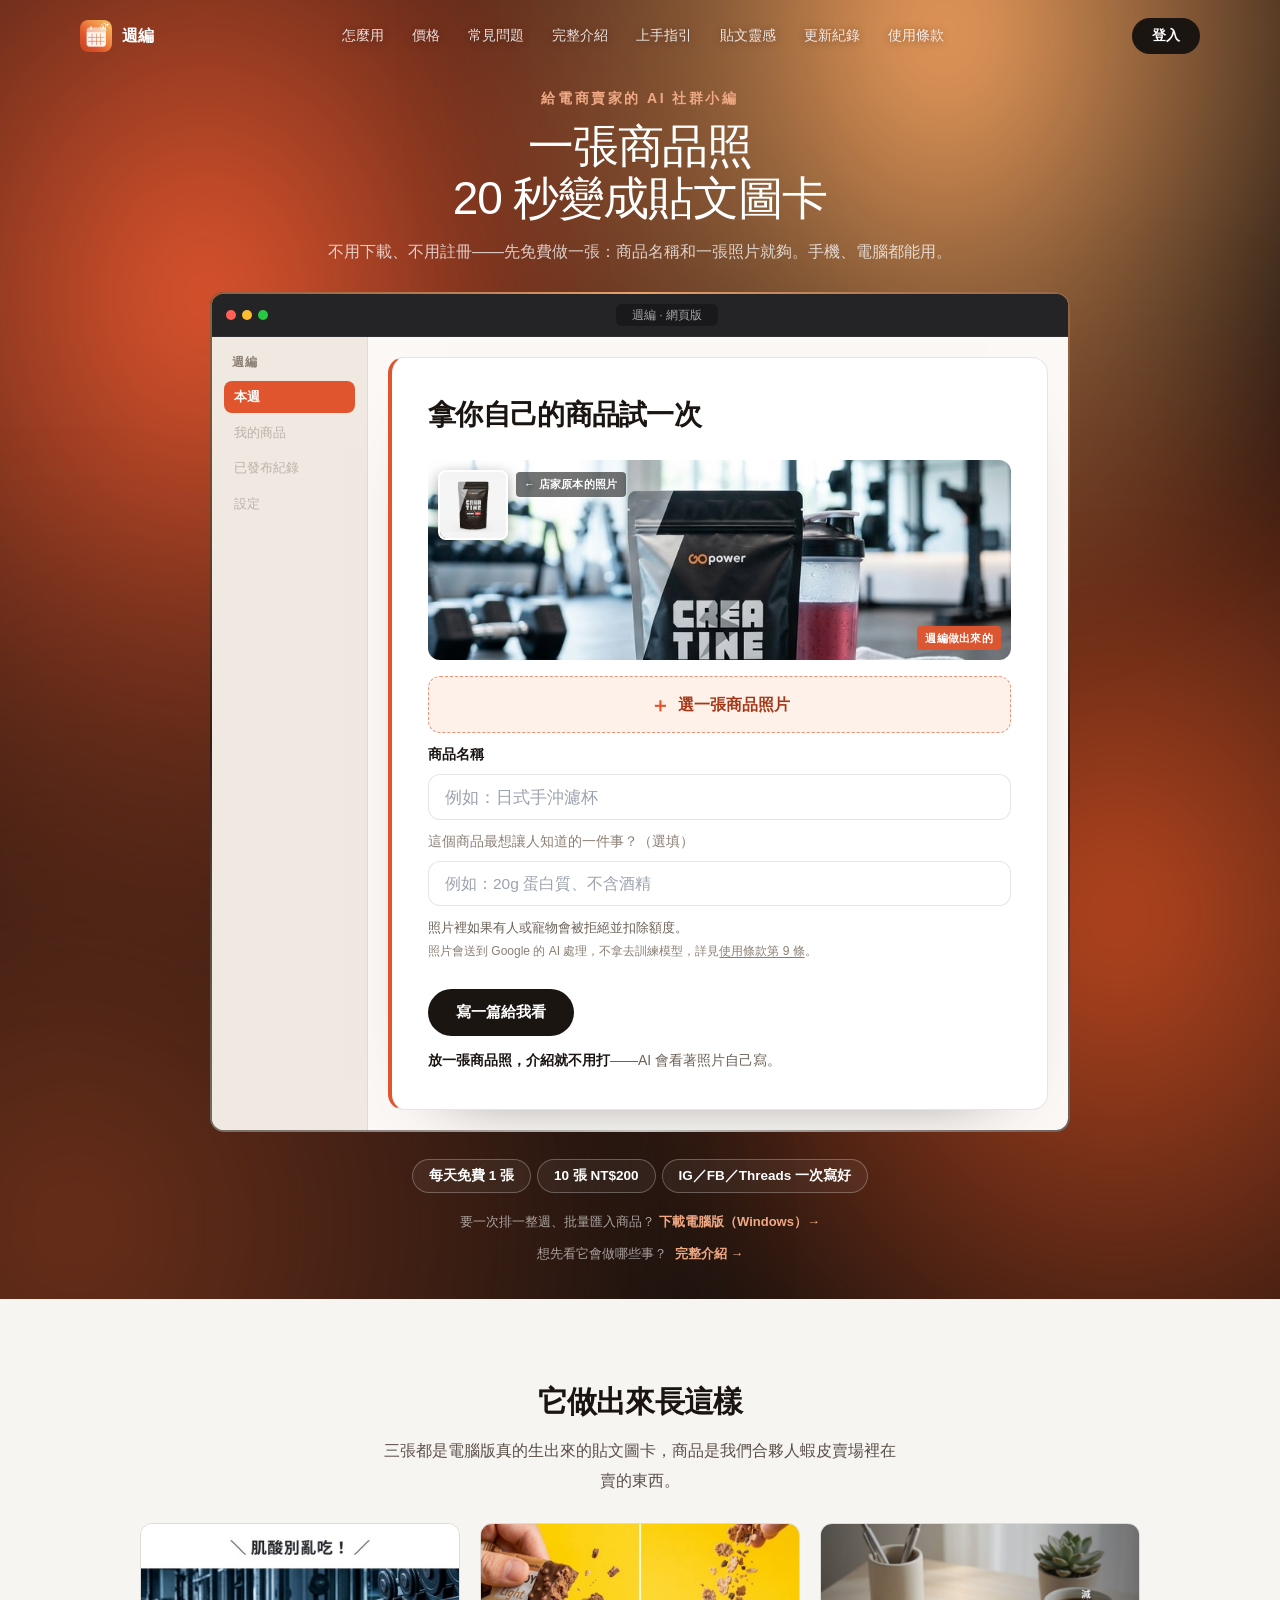
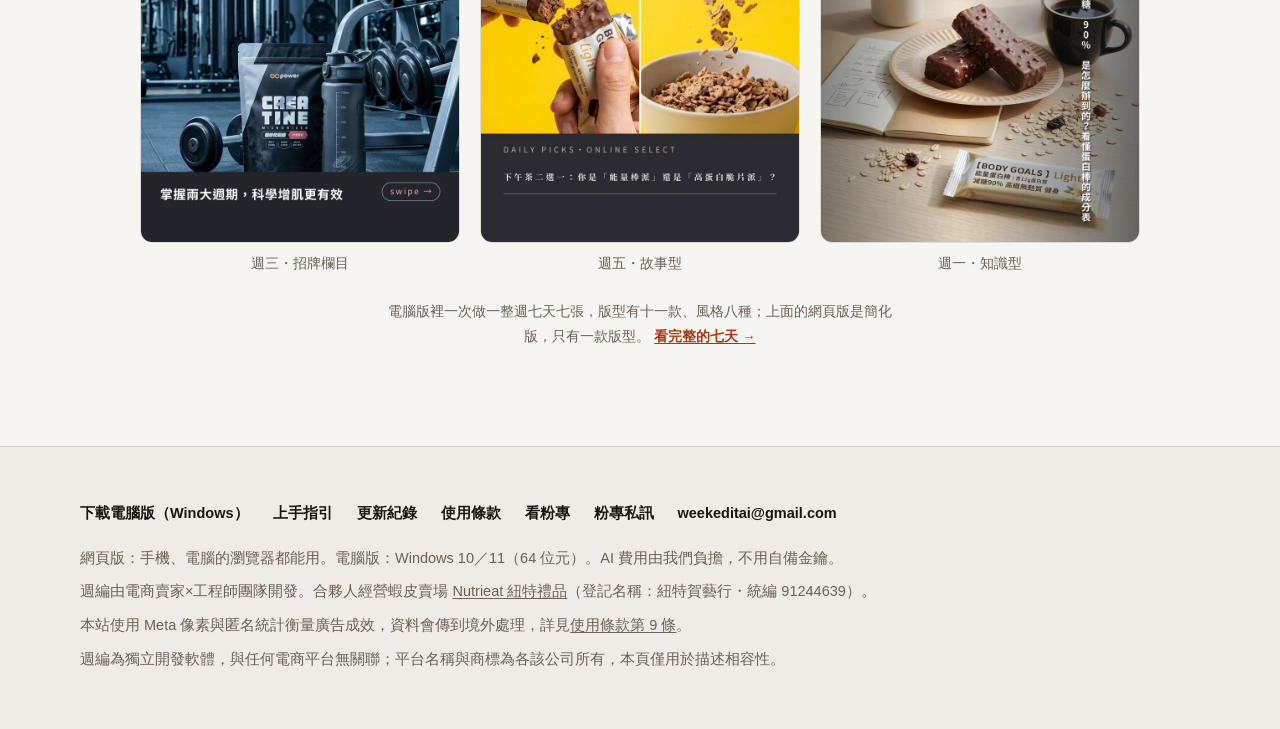
<file: index.html>
<!doctype html>
<html lang="zh-Hant-TW">
  <head>
    <meta charset="utf-8" />
    <meta name="viewport" content="width=device-width, initial-scale=1" />
    <title>週編 — 一張商品照，20 秒變成貼文圖卡</title>
    <meta
      name="description"
      content="打一個商品名稱、放一張商品照，20 秒就有 AI 寫的 IG／FB／Threads 三篇文案和做好的圖卡。手機、電腦都能用；每天免費一張，十張 NT$200。Windows 電腦版可以一次排一整週。"
    />
    <meta property="og:title" content="週編 — 一張商品照，20 秒變成貼文圖卡" />
    <meta
      property="og:description"
      content="打一個商品名稱、放一張商品照，20 秒就有 AI 寫的 IG／FB／Threads 三篇文案和做好的圖卡。手機、電腦都能用；每天免費一張，十張 NT$200。Windows 電腦版可以一次排一整週。"
    />
    <meta property="og:type" content="website" />
    <meta property="og:image" content="https://weekedit.tw/assets/og-cover.jpg" />
    <meta property="og:image:width" content="1200" />
    <meta property="og:image:height" content="630" />
    <link rel="canonical" href="https://weekedit.tw/" />
    <meta property="og:url" content="https://weekedit.tw/" />
    <meta property="og:site_name" content="週編" />
    <meta property="og:locale" content="zh_TW" />
    <meta name="twitter:card" content="summary_large_image" />
    <!-- Meta 網域驗證：證明 weekedit.tw 是我們的，iOS 用戶的廣告轉換才不會大量漏記。
         ❗這一行只能待在 <head> 裡、而且不能被 JS 動態插入，否則 Meta 驗不過。別搬走。 -->
    <meta name="facebook-domain-verification" content="l9mrdmdeso7wk63riwpd98at5tofd5" />
    <link rel="icon" href="assets/icon.png" />
    <link rel="apple-touch-icon" href="assets/icon-180.png" />
    <!-- 給 Google 看的身分證資料（訪客看不見）：軟體資訊＋FAQ。答案要跟頁面上寫的一致，改 FAQ 時要同步改這裡。 -->
    <script type="application/ld+json">
      {
        "@context": "https://schema.org",
        "@type": "SoftwareApplication",
        "name": "週編",
        "alternateName": "WEEKEDIT",
        "operatingSystem": "Web, Windows 10, Windows 11",
        "applicationCategory": "BusinessApplication",
        "description": "給台灣電商賣家的 AI 貼文工具。網頁版：放一張商品照，20 秒生出 IG、FB、Threads 三篇文案與圖卡，手機、電腦都能用，每天免費一張，十張 NT$200。Windows 電腦版：挑好這週要主打的商品，一次排好一整週，免費試用 14 天。",
        "url": "https://weekedit.tw/",
        "image": "https://weekedit.tw/assets/og-cover.jpg"
      }
    </script>
    <script type="application/ld+json">
      {
        "@context": "https://schema.org",
        "@type": "FAQPage",
        "mainEntity": [
          { "@type": "Question", "name": "免費做一張要綁信用卡嗎？", "acceptedAnswer": { "@type": "Answer", "text": "不用。網頁版每天免費一張，不用卡、不留任何付款資料；只有買點數（十張 NT$200）的時候才刷卡，而且是在綠界的付款頁面上刷，我們碰不到你的卡號。電腦版的試用也一樣不用卡：下載免費、試用免費、連序號都不用，裝好打開填一個 email 就開始，14 天、文案 50 次、圖片 10 張。AI 金鑰也不用自己申請，生成的費用我們出。" } },
          { "@type": "Question", "name": "點數可以退嗎？", "acceptedAnswer": { "@type": "Answer", "text": "買了 7 天內、一張都還沒用，寄信或私訊告訴我們就全額退費。用過任何一張，就不適用七日鑑賞期、不退費，所以我們把免費那張放在前面：每天都有免費一張，先做一張看品質，覺得值得再買。我們這邊出問題、沒交出圖的那一張（塞車、逾時、斷線）會自動退回來，不用申請。照片裡有人或寵物、AI 決定不畫的那張，因為 AI 真的跑過、費用真的發生，照樣扣 1 張，換一張照片再做。" } },
          { "@type": "Question", "name": "電腦版試用的 14 天、50 次夠用嗎？", "acceptedAnswer": { "@type": "Answer", "text": "夠。排一整週大約用掉 8 次：按「幫我排這一週」算 1 次，接著七天各生一次算 7 次。只重做圖卡不計次。50 次大概是六週的量。" } },
          { "@type": "Question", "name": "要多少錢？", "acceptedAnswer": { "@type": "Answer", "text": "網頁版：每天免費一張，想多做十張 NT$200（一張 NT$20），沒有效期。電腦版：免費試用 14 天，訂閱費用還沒定，開賣後會在粉專與網站公告。" } },
          { "@type": "Question", "name": "安裝時 Windows 跳出藍色警告「已保護你的電腦」？", "acceptedAnswer": { "@type": "Answer", "text": "正常的。小型軟體沒買微軟的年費簽章憑證都會這樣，不是軟體有問題。點「其他資訊 → 仍要執行」就能安裝，上手指引第 1 步有逐步圖解。" } },
          { "@type": "Question", "name": "它會不會用我的帳號亂發文？", "acceptedAnswer": { "@type": "Answer", "text": "不會。所有內容經你核准才會發布，預設的發文方式是複製貼上，根本不碰你的帳號。資料的部分：因為 AI 費用是我們出的，生成時該商品的名稱、介紹與照片會先經過我們的伺服器，再轉送給 Google。我們只為完成那一次生成而處理它，不留作他用、不給第三方。你的商品資料與生成成果本體都存在你自己的電腦。另外，開始試用時我們會收你填的 email，以及一組從你電腦算出來、沒辦法還原回去的識別碼，用來確保一台電腦只領一次試用；想刪掉隨時私訊粉專。網頁版的部分：做好的圖卡與文案，連同你上傳的那張照片，放在我們的伺服器 7 天（用來檢查品質），之後自動刪掉；帳號只有一個 email，沒有密碼、不綁任何社群帳號。買點數時的付款在綠界完成，我們不會拿到你的卡號。" } },
          { "@type": "Question", "name": "用 AI 生的內容發文，會不會被平台判違規？", "acceptedAnswer": { "@type": "Answer", "text": "軟體預設動線是「生成、你看過改過、複製貼上」，對平台來說就是你手動發的貼文。要注意的是各平台自己的內容規範，那跟用不用 AI 無關。" } },
          { "@type": "Question", "name": "你們如果哪天不做了，軟體會不會就不能用？", "acceptedAnswer": { "@type": "Answer", "text": "AI 生成的部分會停，因為費用是我們付的、生成要連到我們的伺服器。但你已經做出來的東西不會消失：商品資料、文案、圖卡都在你自己的電腦裡，軟體照樣打得開、匯得出來。真有那一天我們會提前公告。" } },
          { "@type": "Question", "name": "我電腦不太好，裝得起來嗎？", "acceptedAnswer": { "@type": "Answer", "text": "會用賣家中心，就會用這套。有圖文上手指引一步步帶；真的卡住，私訊粉專約個時間，我們可以遠端幫你弄。" } },
          { "@type": "Question", "name": "我不是賣保健食品，這套適合我嗎？", "acceptedAnswer": { "@type": "Answer", "text": "適合。排週的七個角度跟品類無關，商品資料是從賣家中心的匯出檔帶進來的，服飾、3C、手作、食品都一樣處理。" } },
          { "@type": "Question", "name": "支援 Mac 嗎？", "acceptedAnswer": { "@type": "Answer", "text": "網頁版手機、電腦都能用，Mac 也可以，開瀏覽器就好。電腦版（一次排一整週那套）目前只有 Windows 10／11（64 位元）。" } },
          { "@type": "Question", "name": "AI 寫出來的東西，讀起來會不會很像機器人？", "acceptedAnswer": { "@type": "Answer", "text": "每一篇你都看得到、改得動。不滿意可以只重寫文案或只重做圖片，或直接在文字框裡改。發出去的永遠是你點頭的那一版。" } }
        ]
      }
    </script>
    <!-- Meta 像素（資料集 2123016445281430）：衡量廣告成效用。
         ❗它會寫 Cookie 並把瀏覽行為送給 Meta，跟無 Cookie 的 GoatCounter 不同——
         terms.html 第 9 條「本網站」那段有揭露，改這裡要同步改那裡。 -->
    <script>
      !(function (f, b, e, v, n, t, s) {
        if (f.fbq) return
        n = f.fbq = function () {
          n.callMethod ? n.callMethod.apply(n, arguments) : n.queue.push(arguments)
        }
        if (!f._fbq) f._fbq = n
        n.push = n
        n.loaded = !0
        n.version = '2.0'
        n.queue = []
        t = b.createElement(e)
        t.async = !0
        t.src = v
        s = b.getElementsByTagName(e)[0]
        s.parentNode.insertBefore(t, s)
      })(window, document, 'script', 'https://connect.facebook.net/en_US/fbevents.js')
      // 兩顆 pixel 是刻意的：281430「官網」建在企業管理平台「施昶安」底下（網域驗證也在那），
      // 214469「週編官網」則是舊廣告帳號（有扣款紀錄那個）唯一拿得到的資料集。兩顆都 init，
      // 後面的 track 會同時送到兩邊，所以廣告不管用哪個帳號投都收得到轉換。
      fbq('init', '2123016445281430')
      fbq('init', '1583026953214469')
      fbq('track', 'PageView')
    </script>
    
    <!-- 這裡本來有一段事件委派：只要點到 `data-goatcounter-click="dl-…"` 的下載鈕，
         就對 Meta 送一顆 `Lead`。**2026-09-08 店主裁定整段拿掉。**

         現在 Meta 的 `Lead` 唯一的來源是登入完成——`content_name:'web-login'`，
         由 `site-next/src/components/LoginGate.tsx` 送出。理由：「留 email 登入」
         比「隨手點一下下載」強得多，混在同一顆 `Lead` 裡會讓 Meta 拿弱訊號去找人
         （跟 2026-09-02 店主裁定拿掉手機那半邊是同一種問題）。

         ❗**下載鈕本身一個字都沒動**：`data-goatcounter-click="dl-…"` 屬性全部保留，
         GoatCounter 的 `count.js` 自己會綁上去，「有幾個人點下載鈕」這個數字我們
         自己照樣看得到——拿掉的只是「對 Meta 說那句話」。

         ❗**廣告後台的 `Lead` 數字會從這批上線那天起斷層，不能跟之前的直接比**：
         之前的 `Lead` ＝電腦版點下載鈕，之後的 `Lead` ＝留 email 登入。看成效數字
         忽然變少不代表投放變差，是統計口徑換了，別誤判。

         ❗舊版這段註解提過手機那半邊完成「留 email 寄安裝連結」後，會自己送一顆
         對應的 `Lead`（帶另一個 content_name）——那條路已經隨計畫 5a Task 3 整條
         拿掉，這顆事件不存在了。但手機那半邊沒有出現過「`Lead` 掛零」的空窗：
         官網從 Task 3 到這次修改之間一次都沒有部署過，兩個改動是同一天一起上線
         的——手機那半邊是直接從那顆事件換成登入完成送出的 `Lead`
         （`content_name:'web-login'`），中間沒有斷過。 -->
    <script type="module" crossorigin src="/assets/index-C6Xa3UmJ.js"></script>
    <link rel="modulepreload" crossorigin href="/assets/app-xiFb9Q6J.js">
    <link rel="modulepreload" crossorigin href="/assets/card-BBiVAWwM.js">
    <link rel="modulepreload" crossorigin href="/assets/useReveal-Cxnzkpfz.js">
    <link rel="stylesheet" crossorigin href="/assets/app-_zVdvPiG.css">
  </head>
  <body>
    <noscript
      ><img
        height="1"
        width="1"
        style="display: none"
        src="https://www.facebook.com/tr?id=2123016445281430&ev=PageView&noscript=1"
        alt=""
    /></noscript>
    <div id="root"></div>
    <script data-goatcounter="https://weekedit.goatcounter.com/count" async src="https://gc.zgo.at/count.js"></script>
  </body>
</html>
</file>
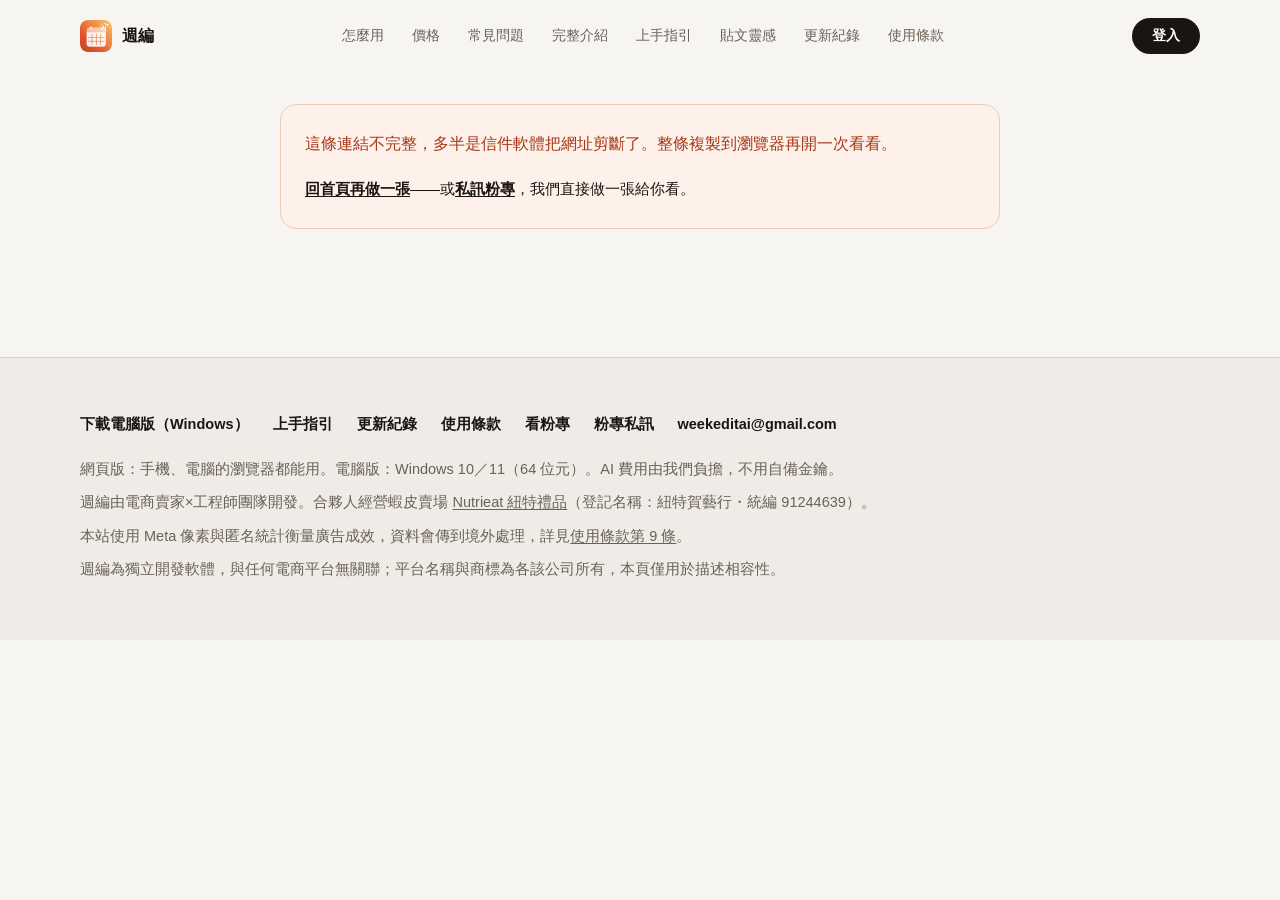
<file: card.html>
<!doctype html>
<html lang="zh-Hant-TW">
  <head>
    <meta charset="utf-8" />
    <meta name="viewport" content="width=device-width, initial-scale=1" />
    <!-- ❗**這一頁放的是某一位訪客做出來的成品**（信裡那條連結指的就是它），
         不准進搜尋引擎、也不准被爬。網址本身是隨機 token，索引它等於把它公開。 -->
    <meta name="robots" content="noindex, nofollow" />
    <title>你剛才做的那張圖 — 週編</title>
    <meta name="description" content="你在週編官網試玩做出來的貼文圖卡與文案。" />
    <meta property="og:title" content="你剛才做的那張圖 — 週編" />
    <meta property="og:description" content="你在週編官網試玩做出來的貼文圖卡與文案。" />
    <meta property="og:type" content="website" />
    <meta property="og:image" content="https://weekedit.tw/assets/og-cover.jpg" />
    <meta property="og:image:width" content="1200" />
    <meta property="og:image:height" content="630" />
    <meta property="og:site_name" content="週編" />
    <meta property="og:locale" content="zh_TW" />
    <meta name="twitter:card" content="summary_large_image" />
    <link rel="icon" href="assets/icon.png" />
    <link rel="apple-touch-icon" href="assets/icon-180.png" />
    <!-- Meta 像素（資料集 2123016445281430）：衡量廣告成效用。
         ❗它會寫 Cookie 並把瀏覽行為送給 Meta，跟無 Cookie 的 GoatCounter 不同——
         terms.html 第 9 條「本網站」那段有揭露，改這裡要同步改那裡。 -->
    <script>
      !(function (f, b, e, v, n, t, s) {
        if (f.fbq) return
        n = f.fbq = function () {
          n.callMethod ? n.callMethod.apply(n, arguments) : n.queue.push(arguments)
        }
        if (!f._fbq) f._fbq = n
        n.push = n
        n.loaded = !0
        n.version = '2.0'
        n.queue = []
        t = b.createElement(e)
        t.async = !0
        t.src = v
        s = b.getElementsByTagName(e)[0]
        s.parentNode.insertBefore(t, s)
      })(window, document, 'script', 'https://connect.facebook.net/en_US/fbevents.js')
      // 兩顆 pixel 是刻意的：281430「官網」建在企業管理平台「施昶安」底下（網域驗證也在那），
      // 214469「週編官網」則是舊廣告帳號（有扣款紀錄那個）唯一拿得到的資料集。兩顆都 init，
      // 後面的 track 會同時送到兩邊，所以廣告不管用哪個帳號投都收得到轉換。
      fbq('init', '2123016445281430')
      fbq('init', '1583026953214469')
      fbq('track', 'PageView')
    </script>
    
    <!-- 這裡本來有一段事件委派：只要點到 `data-goatcounter-click="dl-…"` 的下載鈕，
         就對 Meta 送一顆 `Lead`。**2026-09-08 店主裁定整段拿掉。**
         現在 Meta 的 `Lead` 唯一的來源是登入完成——`content_name:'web-login'`，
         由 `site-next/src/components/LoginGate.tsx` 送出。理由：「留 email 登入」
         比「隨手點一下下載」強得多，混在同一顆 `Lead` 裡會讓 Meta 拿弱訊號去找人
         （跟 2026-09-02 店主裁定拿掉手機那半邊是同一種問題）。
         ❗**下載鈕本身一個字都沒動**：`data-goatcounter-click="dl-…"` 屬性全部保留，
         GoatCounter 的 `count.js` 自己會綁上去，「有幾個人點下載鈕」這個數字我們
         自己照樣看得到——拿掉的只是「對 Meta 說那句話」。
         ❗**廣告後台的 `Lead` 數字會從這批上線那天起斷層，不能跟之前的直接比**：
         之前的 `Lead` ＝電腦版點下載鈕，之後的 `Lead` ＝留 email 登入。看成效數字
         忽然變少不代表投放變差，是統計口徑換了，別誤判。
         ❗舊版這段註解提過手機那半邊完成「留 email 寄安裝連結」後，會自己送一顆
         對應的 `Lead`（帶另一個 content_name）——那條路已經隨計畫 5a Task 3 整條
         拿掉，這顆事件不存在了。但手機那半邊沒有出現過「`Lead` 掛零」的空窗：
         官網從 Task 3 到這次修改之間一次都沒有部署過，兩個改動是同一天一起上線
         的——手機那半邊是直接從那顆事件換成登入完成送出的 `Lead`
         （`content_name:'web-login'`），中間沒有斷過。 -->
    <script type="module" crossorigin src="/assets/card-C6Y9eLci.js"></script>
    <link rel="modulepreload" crossorigin href="/assets/app-xiFb9Q6J.js">
    <link rel="modulepreload" crossorigin href="/assets/card-BBiVAWwM.js">
    <link rel="stylesheet" crossorigin href="/assets/app-_zVdvPiG.css">
  </head>
  <body>
    <noscript
      ><img
        height="1"
        width="1"
        style="display: none"
        src="https://www.facebook.com/tr?id=2123016445281430&ev=PageView&noscript=1"
        alt=""
    /></noscript>
    <div id="root"></div>
    <script>
      // ❗這一頁的網址帶著別人那張圖的鑰匙（?k=<token>），而 GoatCounter 預設記完整路徑
      //   含 query。固定成 /card.html，token 才不會被抄一份到統計服務去。
      //   完整說明在 site-next/scripts/make-entries.mjs 的 GC_FIXED_PATH。
      window.goatcounter = { path: '/card.html' }
    </script>
    <script data-goatcounter="https://weekedit.goatcounter.com/count" async src="https://gc.zgo.at/count.js"></script>
  </body>
</html>
</file>
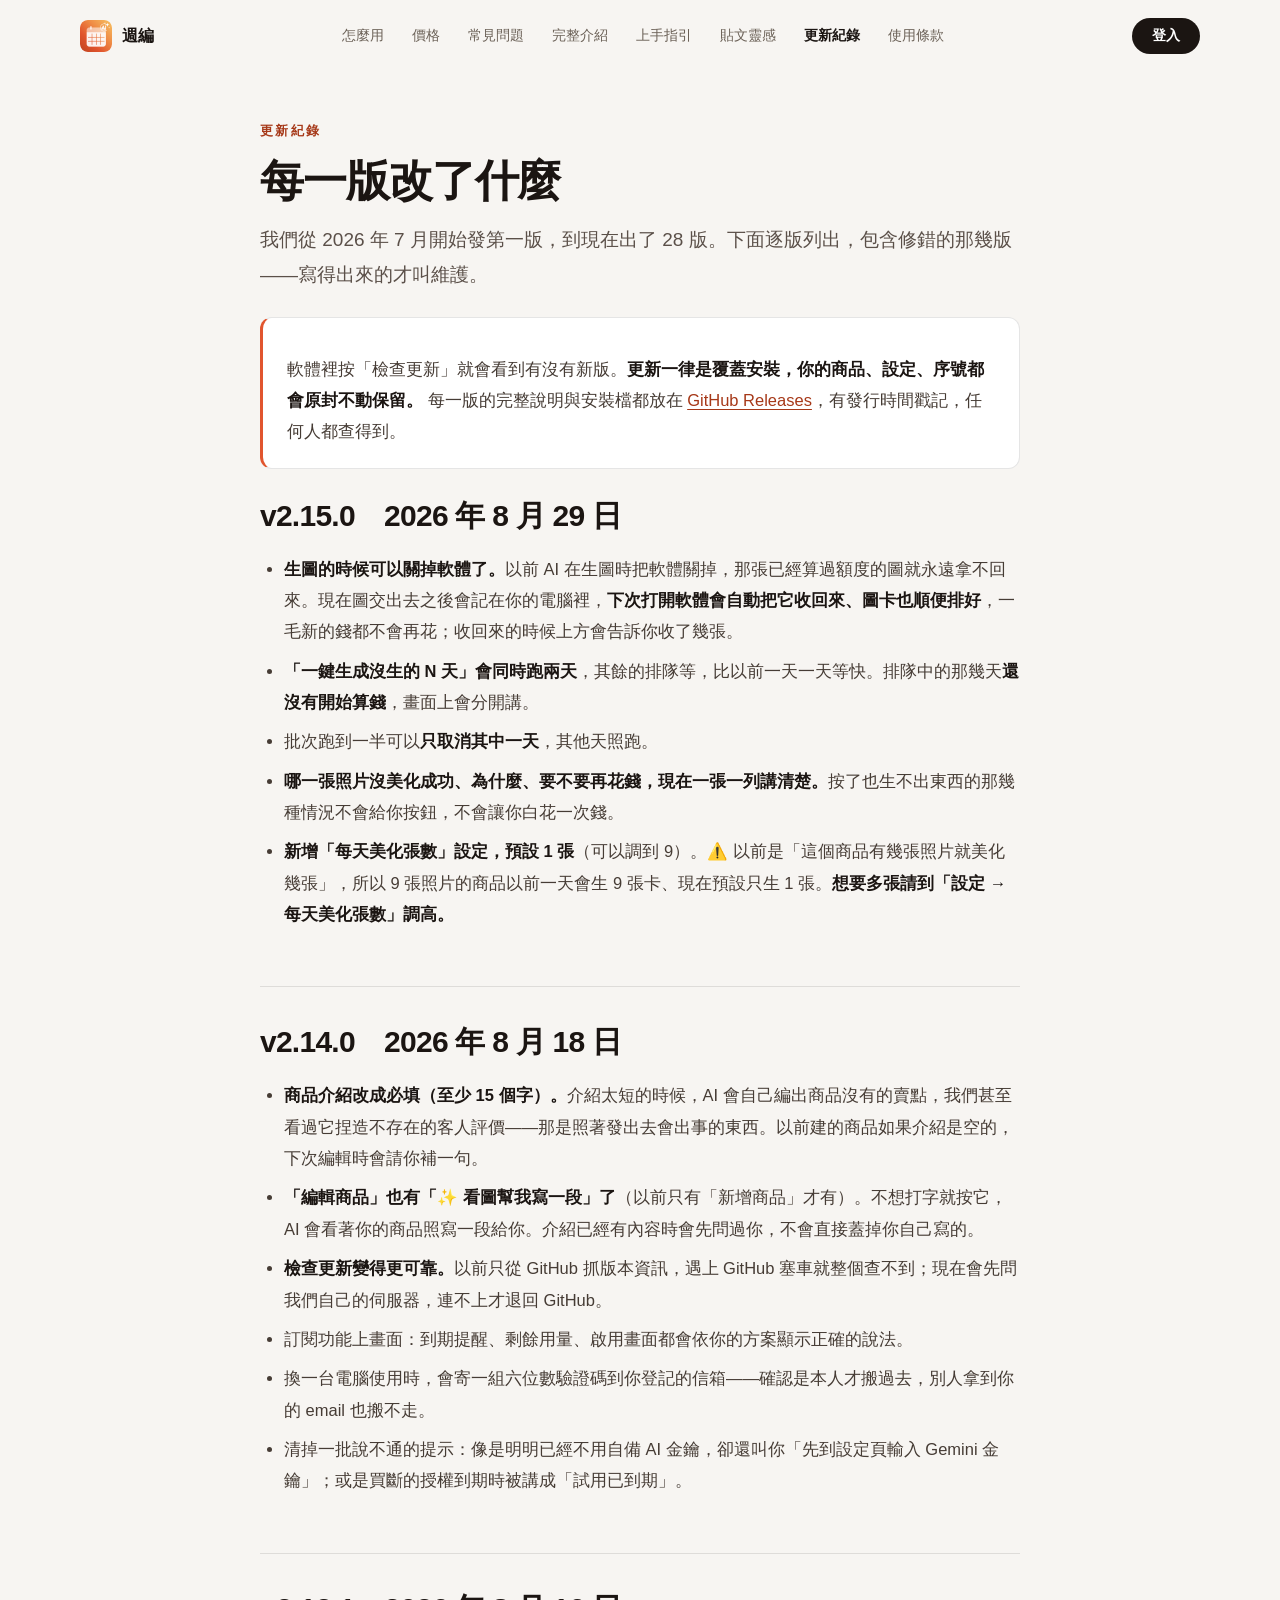
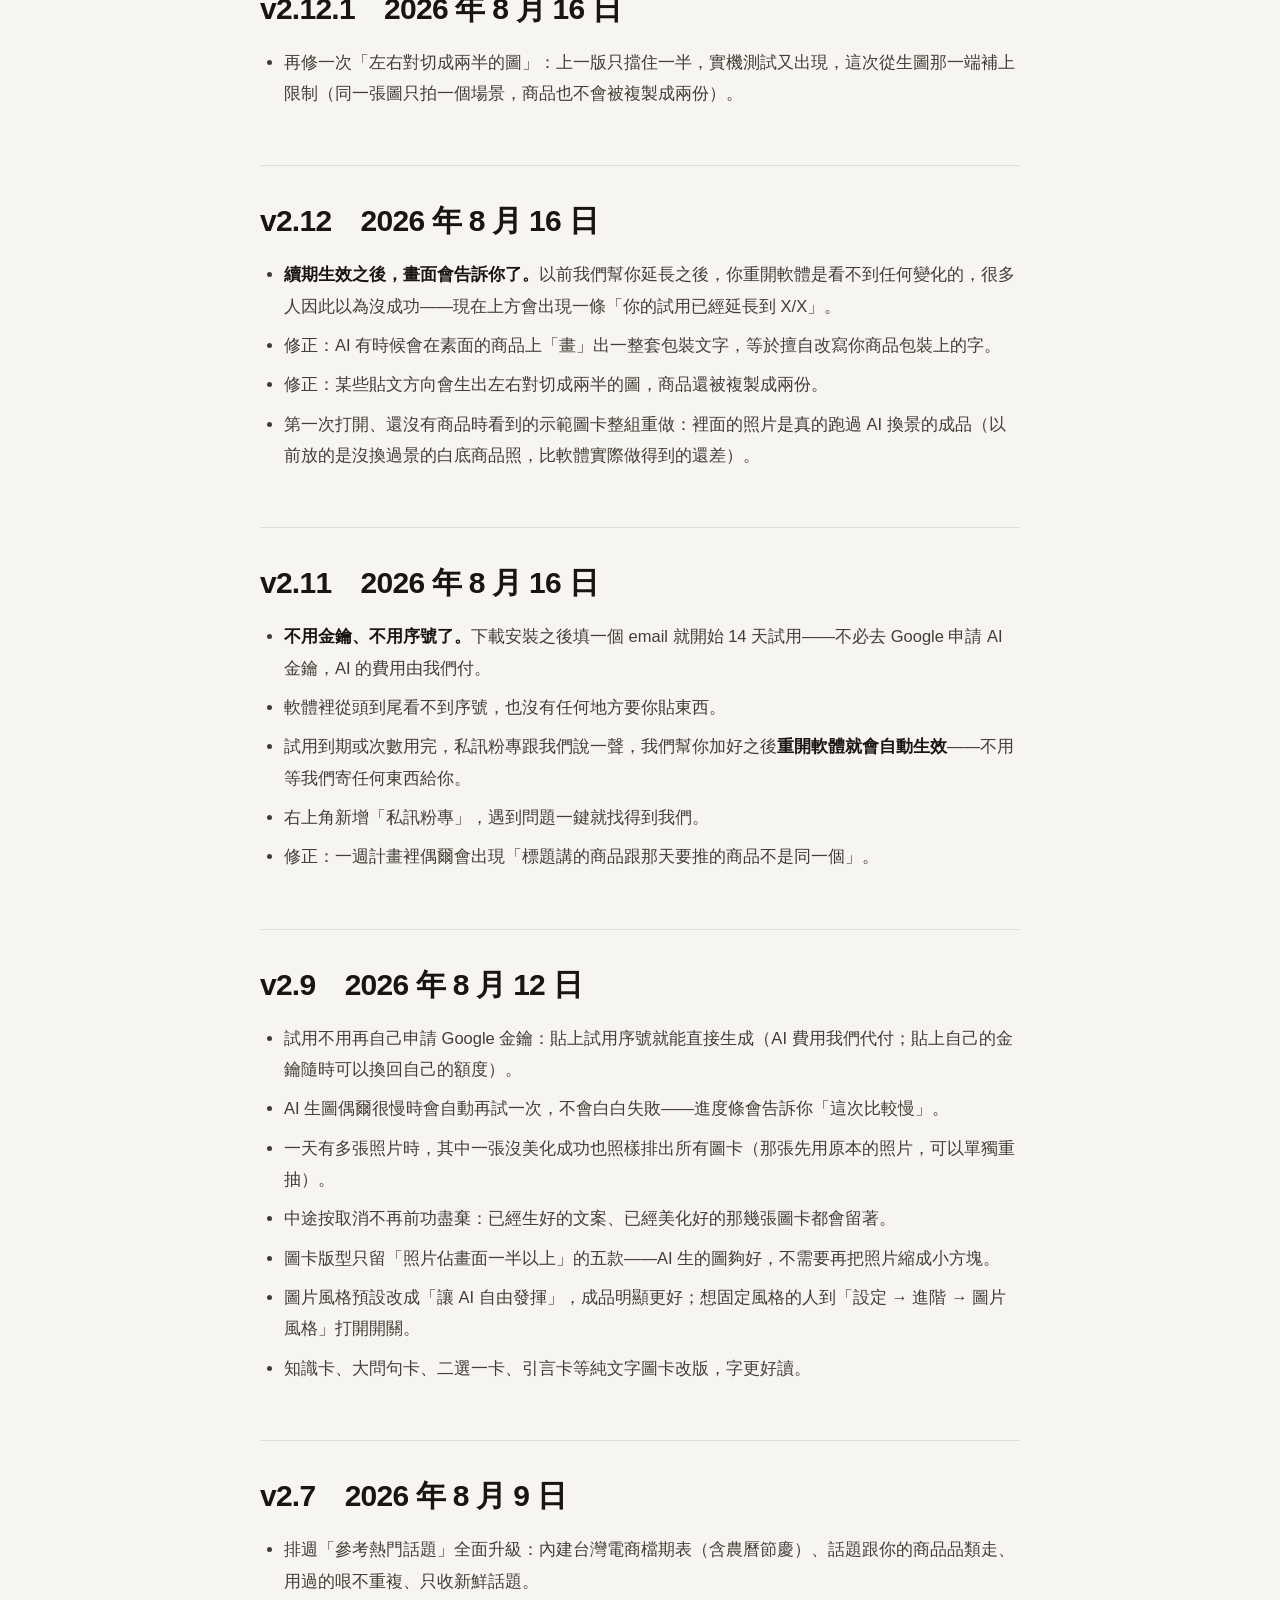
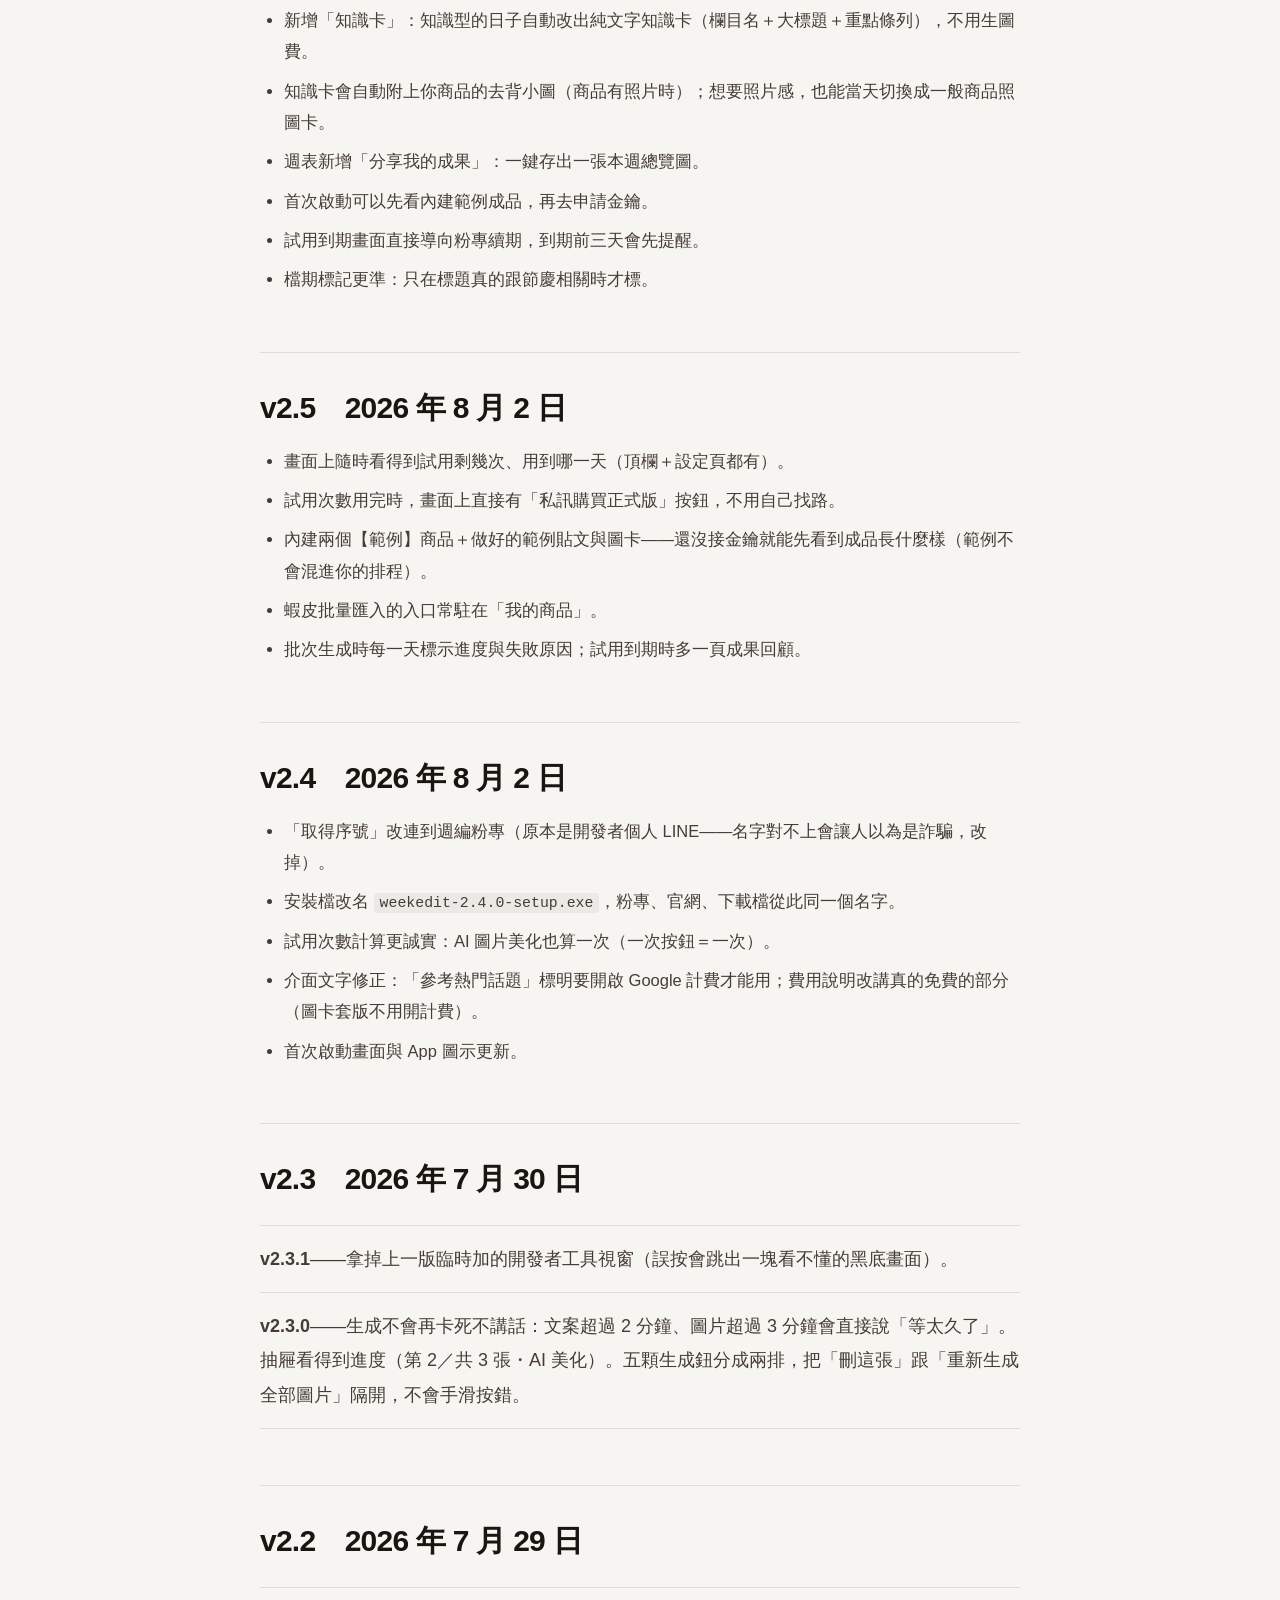
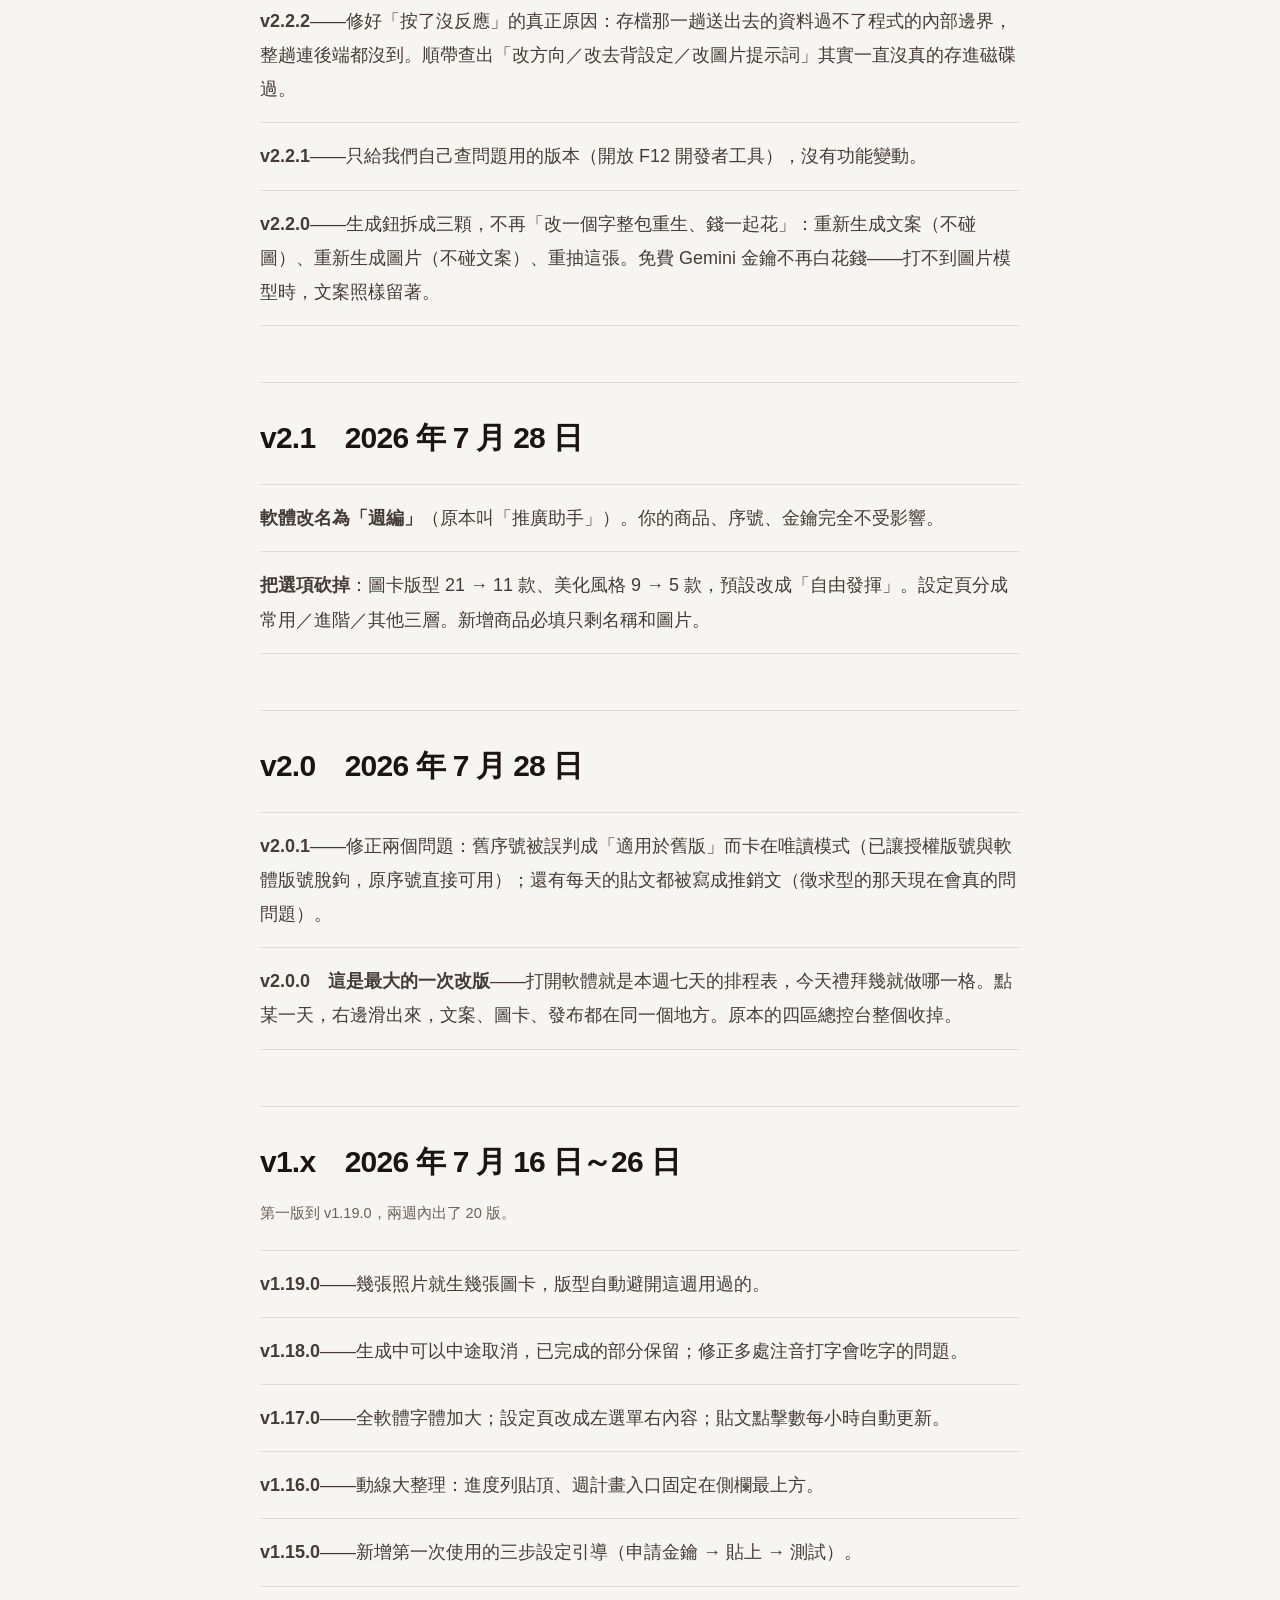
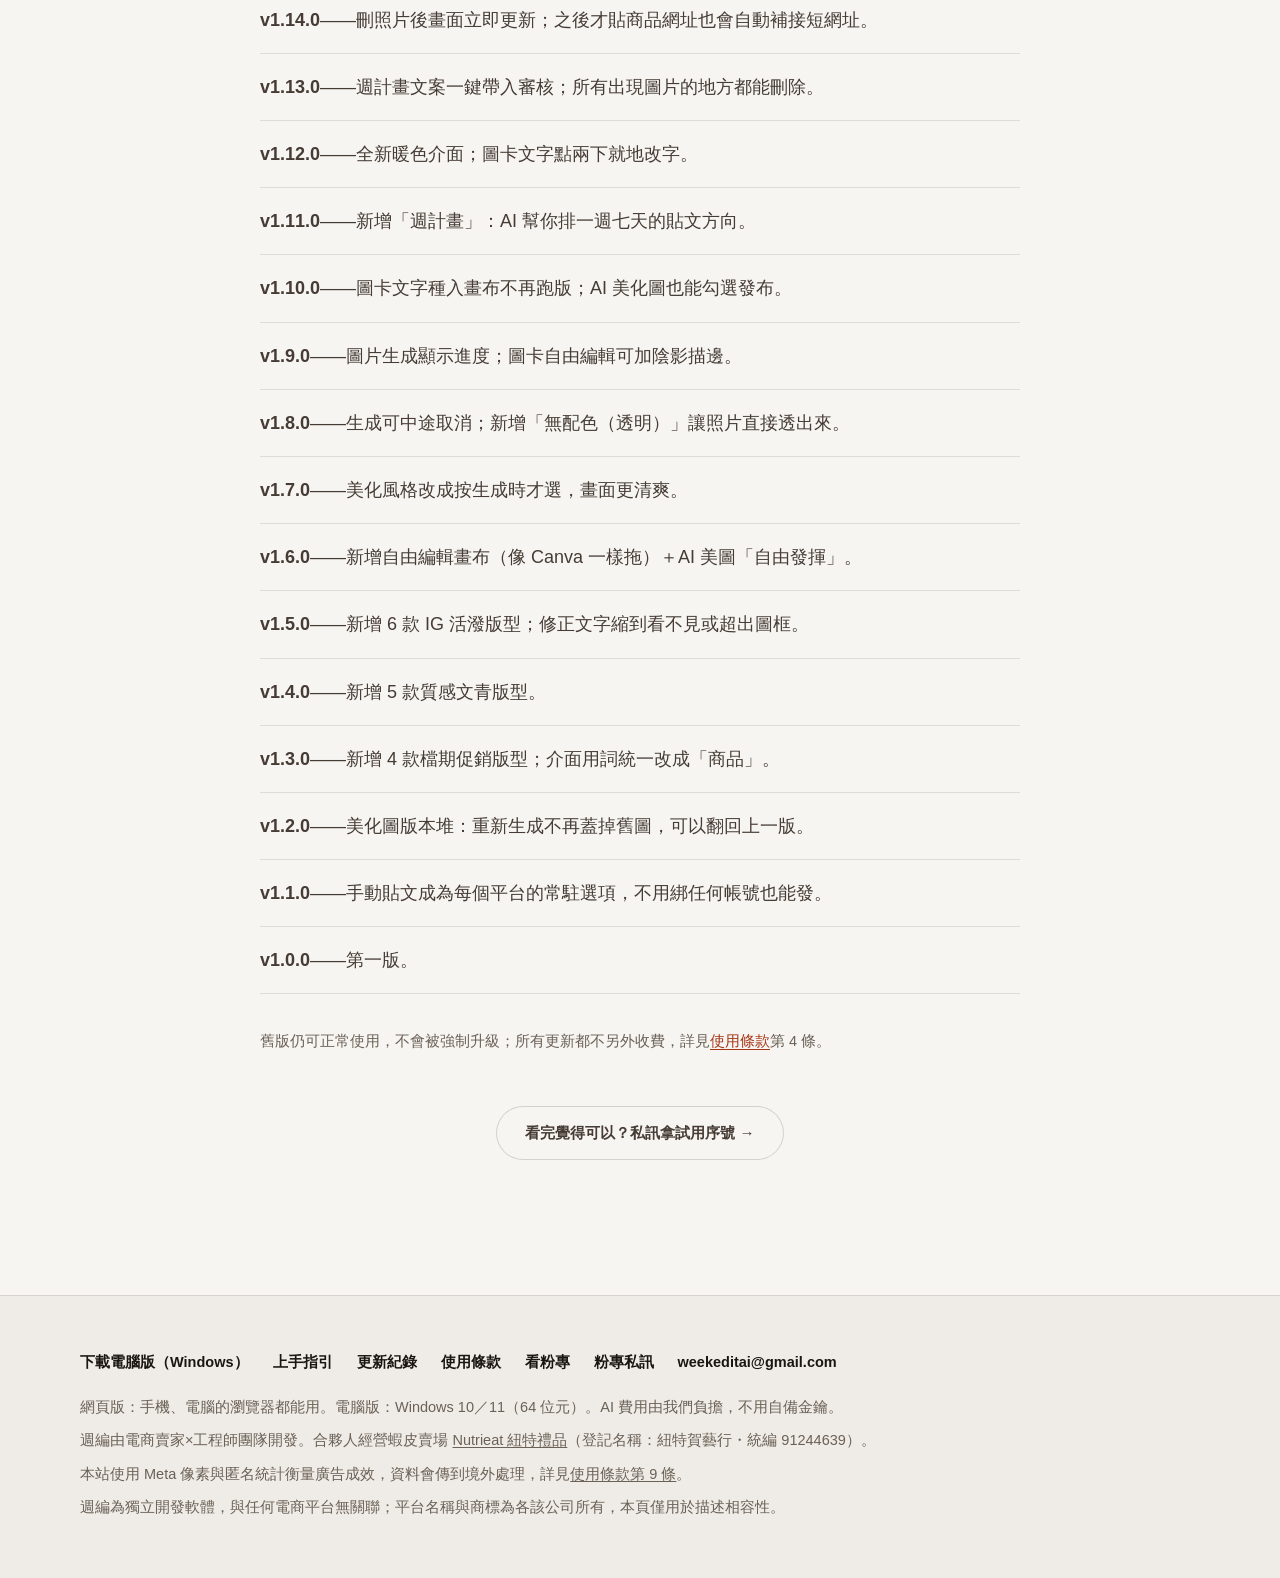
<file: changelog.html>
<!doctype html>
<html lang="zh-Hant-TW">
  <head>
    <meta charset="utf-8" />
    <meta name="viewport" content="width=device-width, initial-scale=1" />
    <title>更新紀錄 — 週編</title>
    <meta name="description" content="週編每一版改了什麼、什麼時候發的。從 2026 年 7 月第一版起，逐版列出。" />
    <meta property="og:title" content="更新紀錄 — 週編" />
    <meta property="og:description" content="週編每一版改了什麼、什麼時候發的。從 2026 年 7 月第一版起，逐版列出。" />
    <meta property="og:type" content="article" />
    <meta property="og:image" content="https://weekedit.tw/assets/og-cover.jpg" />
    <meta property="og:image:width" content="1200" />
    <meta property="og:image:height" content="630" />
    <link rel="canonical" href="https://weekedit.tw/changelog.html" />
    <meta property="og:url" content="https://weekedit.tw/changelog.html" />
    <meta property="og:site_name" content="週編" />
    <meta property="og:locale" content="zh_TW" />
    <meta name="twitter:card" content="summary_large_image" />
    <link rel="icon" href="assets/icon.png" />
    <link rel="apple-touch-icon" href="assets/icon-180.png" />
    <!-- Meta 像素（資料集 2123016445281430）：衡量廣告成效用。
         ❗它會寫 Cookie 並把瀏覽行為送給 Meta，跟無 Cookie 的 GoatCounter 不同——
         terms.html 第 9 條「本網站」那段有揭露，改這裡要同步改那裡。 -->
    <script>
      !(function (f, b, e, v, n, t, s) {
        if (f.fbq) return
        n = f.fbq = function () {
          n.callMethod ? n.callMethod.apply(n, arguments) : n.queue.push(arguments)
        }
        if (!f._fbq) f._fbq = n
        n.push = n
        n.loaded = !0
        n.version = '2.0'
        n.queue = []
        t = b.createElement(e)
        t.async = !0
        t.src = v
        s = b.getElementsByTagName(e)[0]
        s.parentNode.insertBefore(t, s)
      })(window, document, 'script', 'https://connect.facebook.net/en_US/fbevents.js')
      // 兩顆 pixel 是刻意的：281430「官網」建在企業管理平台「施昶安」底下（網域驗證也在那），
      // 214469「週編官網」則是舊廣告帳號（有扣款紀錄那個）唯一拿得到的資料集。兩顆都 init，
      // 後面的 track 會同時送到兩邊，所以廣告不管用哪個帳號投都收得到轉換。
      fbq('init', '2123016445281430')
      fbq('init', '1583026953214469')
      fbq('track', 'PageView')
    </script>
    
    <!-- 這裡本來有一段事件委派：只要點到 `data-goatcounter-click="dl-…"` 的下載鈕，
         就對 Meta 送一顆 `Lead`。**2026-09-08 店主裁定整段拿掉。**

         現在 Meta 的 `Lead` 唯一的來源是登入完成——`content_name:'web-login'`，
         由 `site-next/src/components/LoginGate.tsx` 送出。理由：「留 email 登入」
         比「隨手點一下下載」強得多，混在同一顆 `Lead` 裡會讓 Meta 拿弱訊號去找人
         （跟 2026-09-02 店主裁定拿掉手機那半邊是同一種問題）。

         ❗**下載鈕本身一個字都沒動**：`data-goatcounter-click="dl-…"` 屬性全部保留，
         GoatCounter 的 `count.js` 自己會綁上去，「有幾個人點下載鈕」這個數字我們
         自己照樣看得到——拿掉的只是「對 Meta 說那句話」。

         ❗**廣告後台的 `Lead` 數字會從這批上線那天起斷層，不能跟之前的直接比**：
         之前的 `Lead` ＝電腦版點下載鈕，之後的 `Lead` ＝留 email 登入。看成效數字
         忽然變少不代表投放變差，是統計口徑換了，別誤判。

         ❗舊版這段註解提過手機那半邊完成「留 email 寄安裝連結」後，會自己送一顆
         對應的 `Lead`（帶另一個 content_name）——那條路已經隨計畫 5a Task 3 整條
         拿掉，這顆事件不存在了。但手機那半邊沒有出現過「`Lead` 掛零」的空窗：
         官網從 Task 3 到這次修改之間一次都沒有部署過，兩個改動是同一天一起上線
         的——手機那半邊是直接從那顆事件換成登入完成送出的 `Lead`
         （`content_name:'web-login'`），中間沒有斷過。 -->
    <script type="module" crossorigin src="/assets/changelog-CHWmDgqM.js"></script>
    <link rel="modulepreload" crossorigin href="/assets/app-xiFb9Q6J.js">
    <link rel="modulepreload" crossorigin href="/assets/DocPage-ComUZQ0Q.js">
    <link rel="stylesheet" crossorigin href="/assets/app-_zVdvPiG.css">
  </head>
  <body>
    <noscript
      ><img
        height="1"
        width="1"
        style="display: none"
        src="https://www.facebook.com/tr?id=2123016445281430&ev=PageView&noscript=1"
        alt=""
    /></noscript>
    <div id="root"></div>
    <script data-goatcounter="https://weekedit.goatcounter.com/count" async src="https://gc.zgo.at/count.js"></script>
  </body>
</html>
</file>
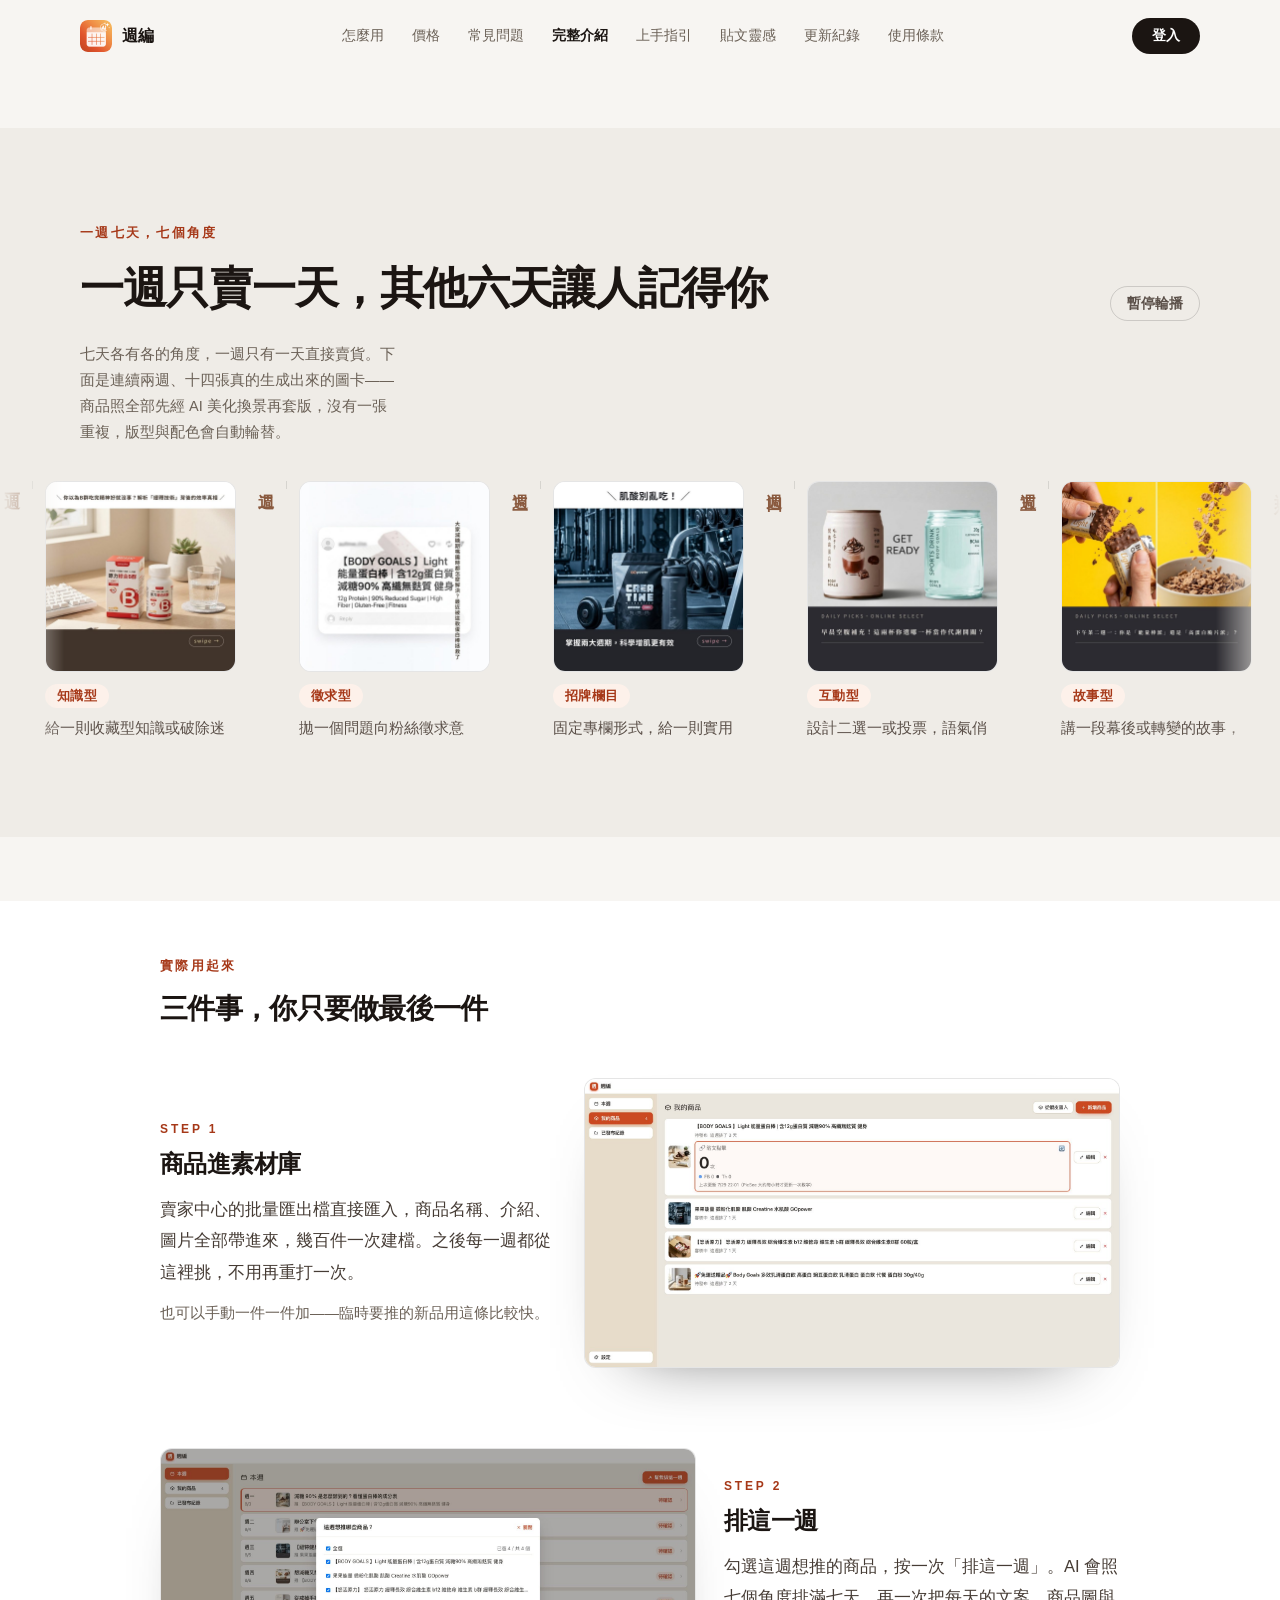
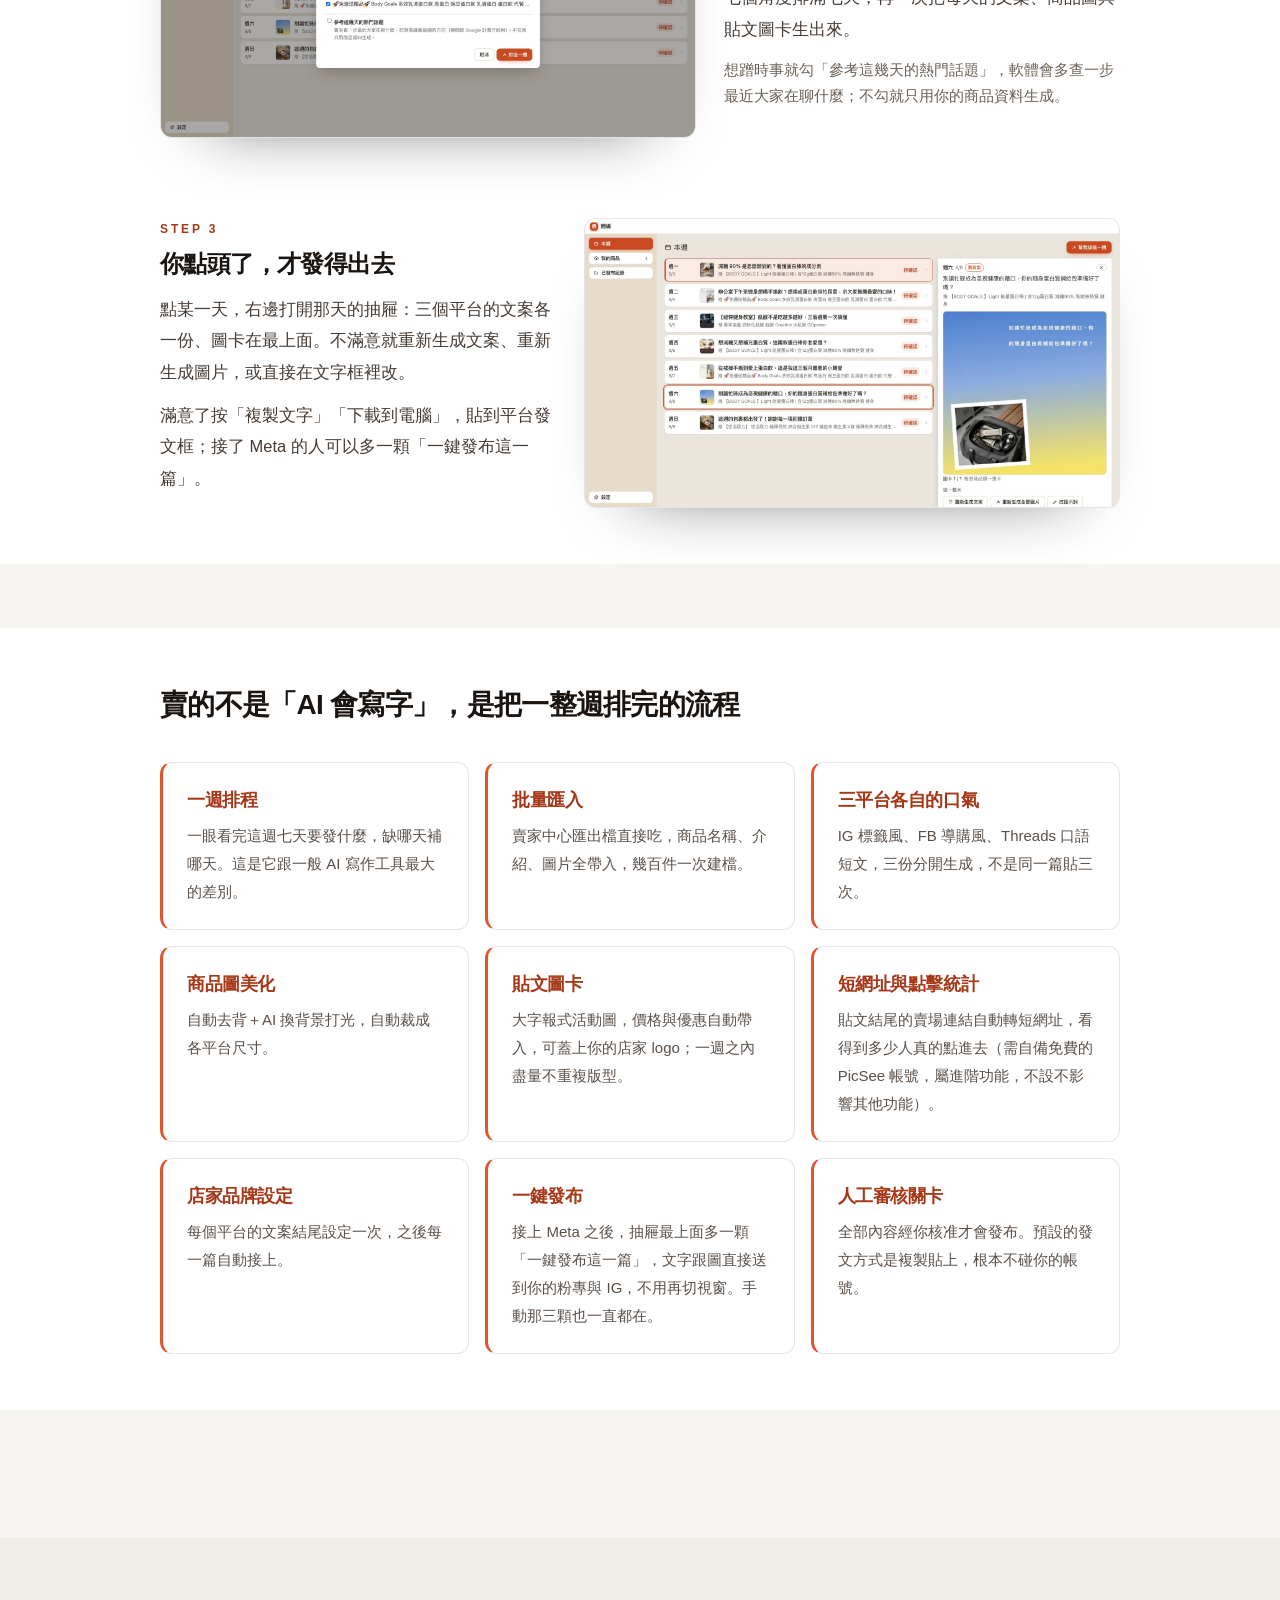
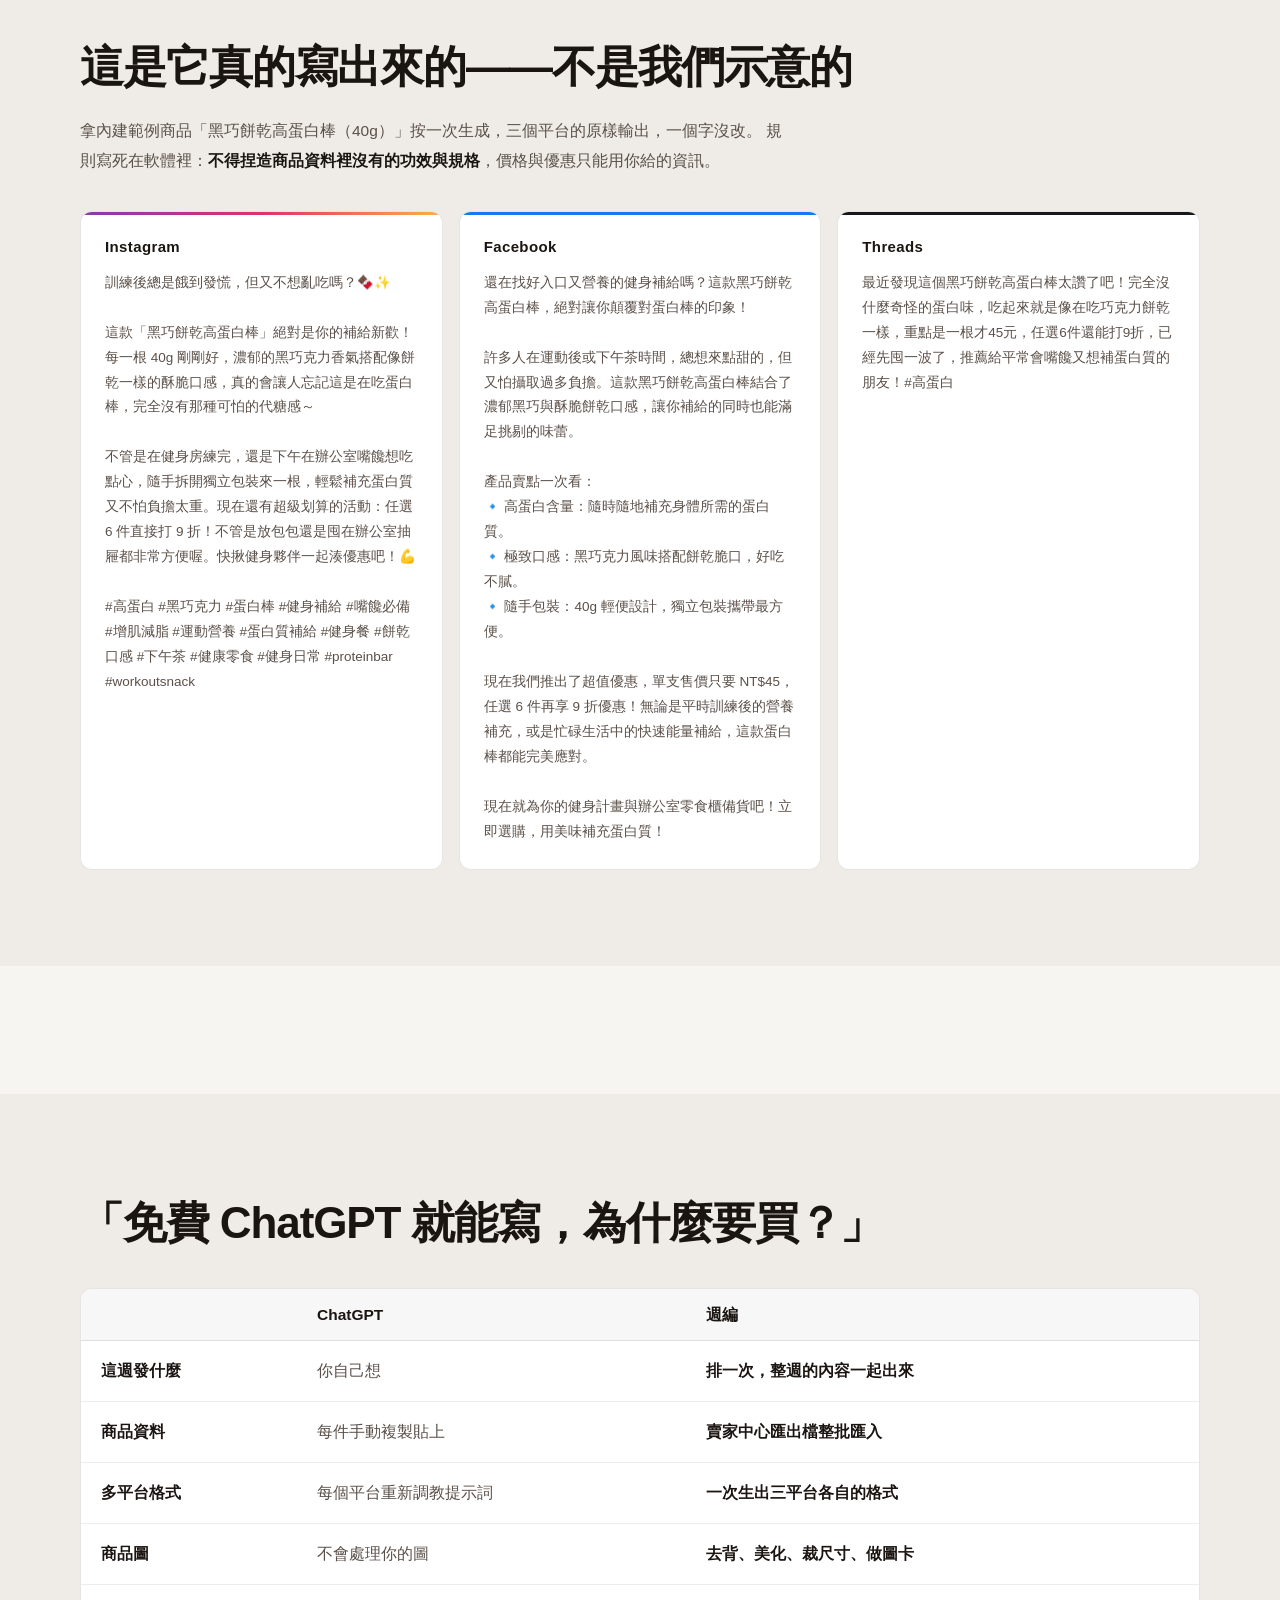
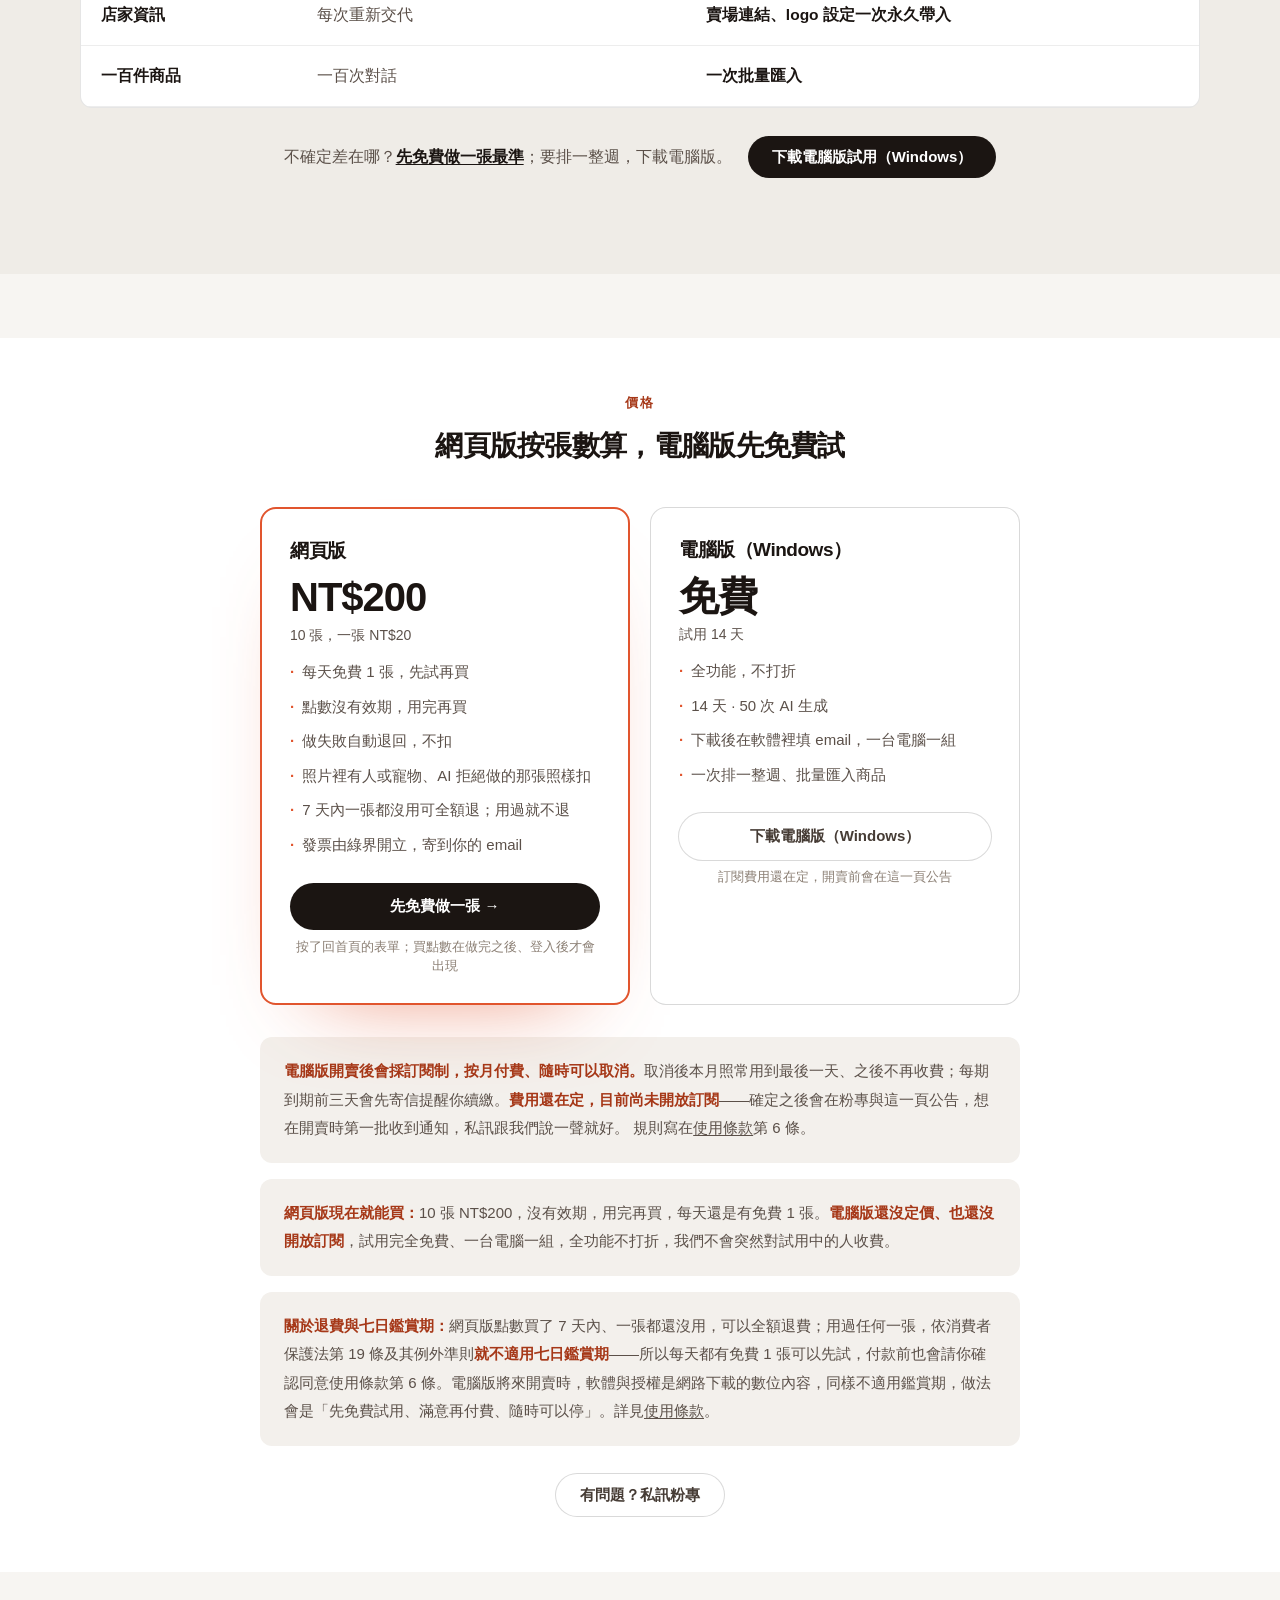
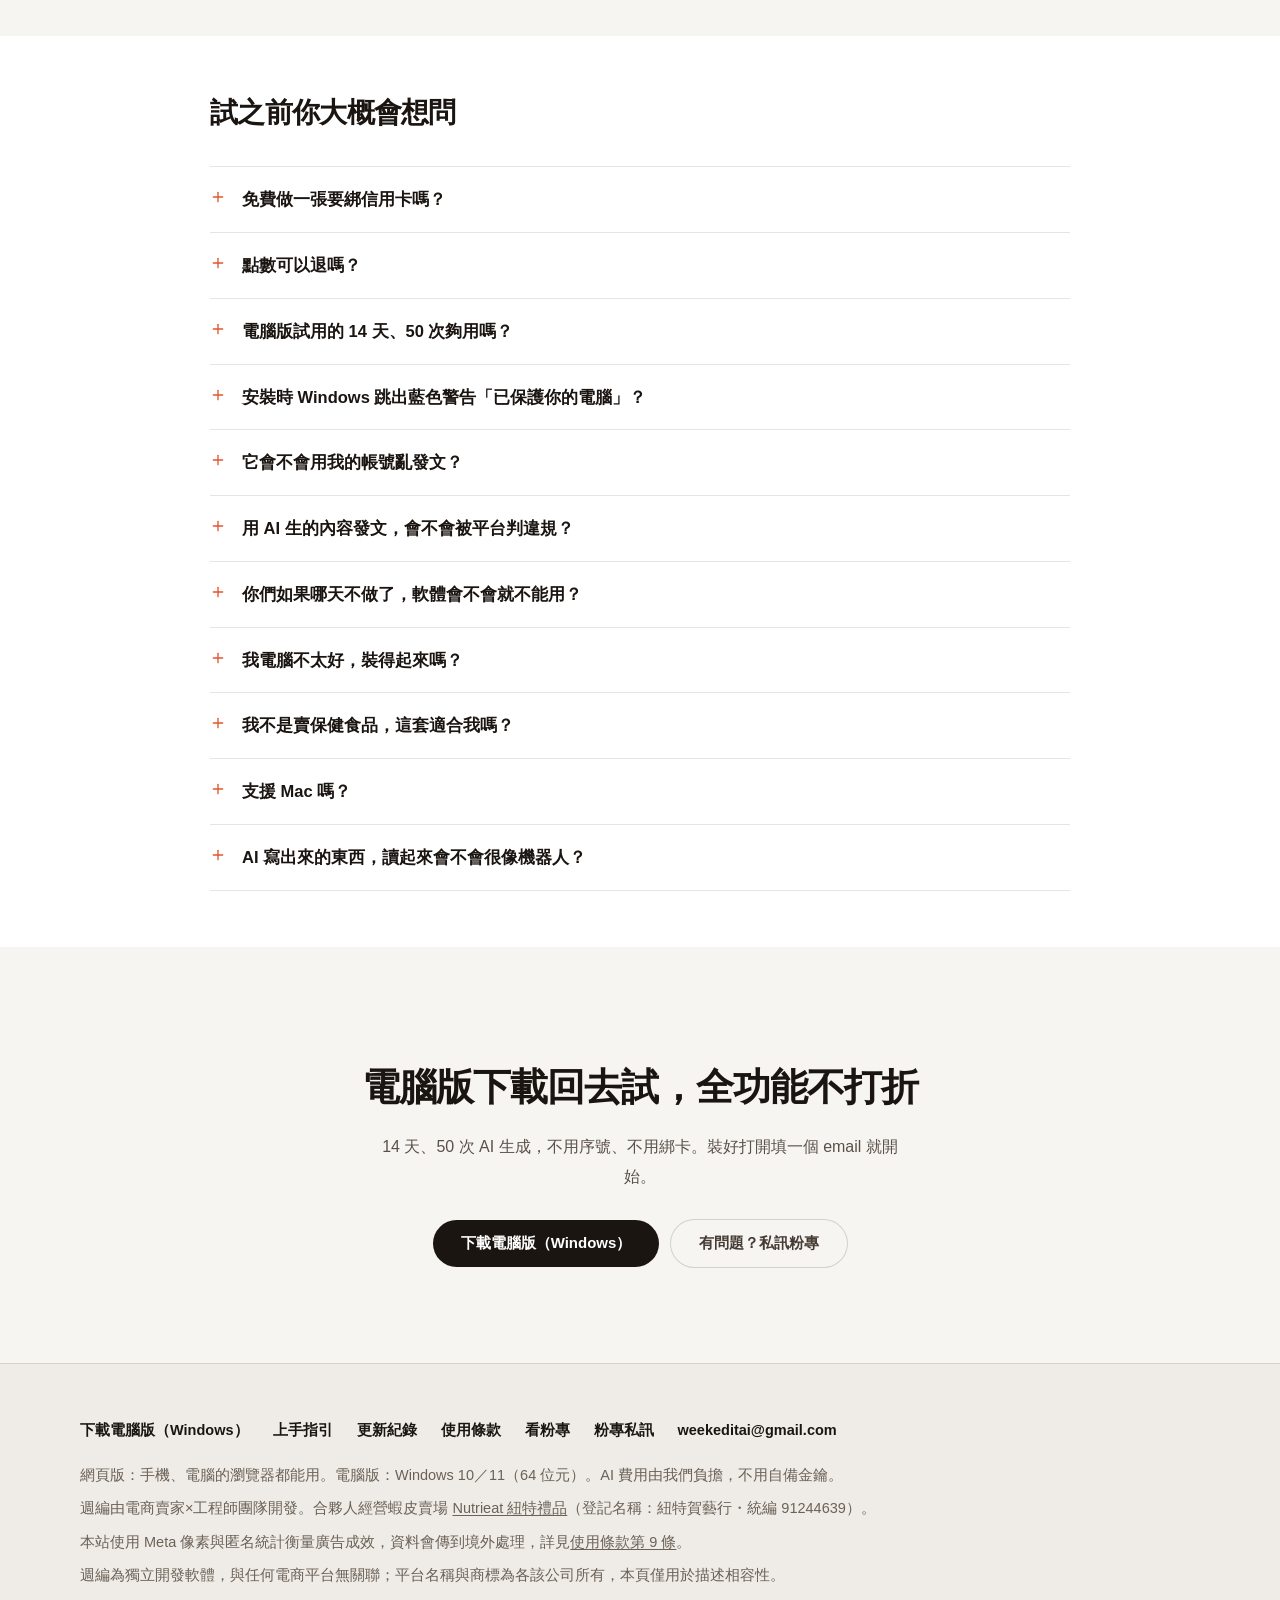
<file: features.html>
<!doctype html>
<html lang="zh-Hant-TW">
  <head>
    <meta charset="utf-8" />
    <meta name="viewport" content="width=device-width, initial-scale=1" />
    <title>週編 — 一張商品照，20 秒變成貼文圖卡</title>
    <meta
      name="description"
      content="打一個商品名稱、放一張商品照，20 秒就有 AI 寫的 IG／FB／Threads 三篇文案和做好的圖卡。手機、電腦都能用；每天免費一張，十張 NT$200。Windows 電腦版可以一次排一整週。"
    />
    <meta property="og:title" content="週編 — 一張商品照，20 秒變成貼文圖卡" />
    <meta
      property="og:description"
      content="打一個商品名稱、放一張商品照，20 秒就有 AI 寫的 IG／FB／Threads 三篇文案和做好的圖卡。手機、電腦都能用；每天免費一張，十張 NT$200。Windows 電腦版可以一次排一整週。"
    />
    <meta property="og:type" content="website" />
    <meta property="og:image" content="https://weekedit.tw/assets/og-cover.jpg" />
    <meta property="og:image:width" content="1200" />
    <meta property="og:image:height" content="630" />
    <link rel="canonical" href="https://weekedit.tw/" />
    <meta property="og:url" content="https://weekedit.tw/" />
    <meta property="og:site_name" content="週編" />
    <meta property="og:locale" content="zh_TW" />
    <meta name="twitter:card" content="summary_large_image" />
    <link rel="icon" href="assets/icon.png" />
    <link rel="apple-touch-icon" href="assets/icon-180.png" />
    <!-- 給 Google 看的身分證資料（訪客看不見）：軟體資訊＋FAQ。答案要跟頁面上寫的一致，改 FAQ 時要同步改這裡。 -->
    <script type="application/ld+json">
      {
        "@context": "https://schema.org",
        "@type": "SoftwareApplication",
        "name": "週編",
        "alternateName": "WEEKEDIT",
        "operatingSystem": "Web, Windows 10, Windows 11",
        "applicationCategory": "BusinessApplication",
        "description": "給台灣電商賣家的 AI 貼文工具。網頁版：放一張商品照，20 秒生出 IG、FB、Threads 三篇文案與圖卡，手機、電腦都能用，每天免費一張，十張 NT$200。Windows 電腦版：挑好這週要主打的商品，一次排好一整週，免費試用 14 天。",
        "url": "https://weekedit.tw/",
        "image": "https://weekedit.tw/assets/og-cover.jpg"
      }
    </script>
    <script type="application/ld+json">
      {
        "@context": "https://schema.org",
        "@type": "FAQPage",
        "mainEntity": [
          { "@type": "Question", "name": "免費做一張要綁信用卡嗎？", "acceptedAnswer": { "@type": "Answer", "text": "不用。網頁版每天免費一張，不用卡、不留任何付款資料；只有買點數（十張 NT$200）的時候才刷卡，而且是在綠界的付款頁面上刷，我們碰不到你的卡號。電腦版的試用也一樣不用卡：下載免費、試用免費、連序號都不用，裝好打開填一個 email 就開始，14 天、文案 50 次、圖片 10 張。AI 金鑰也不用自己申請，生成的費用我們出。" } },
          { "@type": "Question", "name": "點數可以退嗎？", "acceptedAnswer": { "@type": "Answer", "text": "不退。點數是線上服務，付款後立刻可以用，一經提供就算完成，不適用七日鑑賞期，所以我們把免費那張放在前面：每天都有免費一張，先做一張看品質，覺得值得再買。做失敗的那一張（塞車、逾時、AI 出錯）會自動退回來，不用申請。照片裡有人或寵物、AI 拒絕做的那張，因為 AI 真的跑過、費用真的發生，照樣扣 1 張，換一張照片再做。" } },
          { "@type": "Question", "name": "電腦版試用的 14 天、50 次夠用嗎？", "acceptedAnswer": { "@type": "Answer", "text": "夠。排一整週大約用掉 8 次：按「幫我排這一週」算 1 次，接著七天各生一次算 7 次。只重做圖卡不計次。50 次大概是六週的量。" } },
          { "@type": "Question", "name": "要多少錢？", "acceptedAnswer": { "@type": "Answer", "text": "網頁版：每天免費一張，想多做十張 NT$200（一張 NT$20），沒有效期。電腦版：免費試用 14 天，訂閱費用還沒定，開賣後會在粉專與網站公告。" } },
          { "@type": "Question", "name": "安裝時 Windows 跳出藍色警告「已保護你的電腦」？", "acceptedAnswer": { "@type": "Answer", "text": "正常的。小型軟體沒買微軟的年費簽章憑證都會這樣，不是軟體有問題。點「其他資訊 → 仍要執行」就能安裝，上手指引第 1 步有逐步圖解。" } },
          { "@type": "Question", "name": "它會不會用我的帳號亂發文？", "acceptedAnswer": { "@type": "Answer", "text": "不會。所有內容經你核准才會發布，預設的發文方式是複製貼上，根本不碰你的帳號。資料的部分：因為 AI 費用是我們出的，生成時該商品的名稱、介紹與照片會先經過我們的伺服器，再轉送給 Google。我們只為完成那一次生成而處理它，不留作他用、不給第三方。你的商品資料與生成成果本體都存在你自己的電腦。另外，開始試用時我們會收你填的 email，以及一組從你電腦算出來、沒辦法還原回去的識別碼，用來確保一台電腦只領一次試用；想刪掉隨時私訊粉專。網頁版的部分：做好的圖卡與文案放在我們的伺服器 7 天，之後自動刪掉；帳號只有一個 email，沒有密碼、不綁任何社群帳號。買點數時的付款在綠界完成，我們不會拿到你的卡號。" } },
          { "@type": "Question", "name": "用 AI 生的內容發文，會不會被平台判違規？", "acceptedAnswer": { "@type": "Answer", "text": "軟體預設動線是「生成、你看過改過、複製貼上」，對平台來說就是你手動發的貼文。要注意的是各平台自己的內容規範，那跟用不用 AI 無關。" } },
          { "@type": "Question", "name": "你們如果哪天不做了，軟體會不會就不能用？", "acceptedAnswer": { "@type": "Answer", "text": "AI 生成的部分會停，因為費用是我們付的、生成要連到我們的伺服器。但你已經做出來的東西不會消失：商品資料、文案、圖卡都在你自己的電腦裡，軟體照樣打得開、匯得出來。真有那一天我們會提前公告。" } },
          { "@type": "Question", "name": "我電腦不太好，裝得起來嗎？", "acceptedAnswer": { "@type": "Answer", "text": "會用賣家中心，就會用這套。有圖文上手指引一步步帶；真的卡住，私訊粉專約個時間，我們可以遠端幫你弄。" } },
          { "@type": "Question", "name": "我不是賣保健食品，這套適合我嗎？", "acceptedAnswer": { "@type": "Answer", "text": "適合。排週的七個角度跟品類無關，商品資料是從賣家中心的匯出檔帶進來的，服飾、3C、手作、食品都一樣處理。" } },
          { "@type": "Question", "name": "支援 Mac 嗎？", "acceptedAnswer": { "@type": "Answer", "text": "網頁版手機、電腦都能用，Mac 也可以，開瀏覽器就好。電腦版（一次排一整週那套）目前只有 Windows 10／11（64 位元）。" } },
          { "@type": "Question", "name": "AI 寫出來的東西，讀起來會不會很像機器人？", "acceptedAnswer": { "@type": "Answer", "text": "每一篇你都看得到、改得動。不滿意可以只重寫文案或只重做圖片，或直接在文字框裡改。發出去的永遠是你點頭的那一版。" } }
        ]
      }
    </script>
    <!-- Meta 像素（資料集 2123016445281430）：衡量廣告成效用。
         ❗它會寫 Cookie 並把瀏覽行為送給 Meta，跟無 Cookie 的 GoatCounter 不同——
         terms.html 第 9 條「本網站」那段有揭露，改這裡要同步改那裡。 -->
    <script>
      !(function (f, b, e, v, n, t, s) {
        if (f.fbq) return
        n = f.fbq = function () {
          n.callMethod ? n.callMethod.apply(n, arguments) : n.queue.push(arguments)
        }
        if (!f._fbq) f._fbq = n
        n.push = n
        n.loaded = !0
        n.version = '2.0'
        n.queue = []
        t = b.createElement(e)
        t.async = !0
        t.src = v
        s = b.getElementsByTagName(e)[0]
        s.parentNode.insertBefore(t, s)
      })(window, document, 'script', 'https://connect.facebook.net/en_US/fbevents.js')
      // 兩顆 pixel 是刻意的：281430「官網」建在企業管理平台「施昶安」底下（網域驗證也在那），
      // 214469「週編官網」則是舊廣告帳號（有扣款紀錄那個）唯一拿得到的資料集。兩顆都 init，
      // 後面的 track 會同時送到兩邊，所以廣告不管用哪個帳號投都收得到轉換。
      fbq('init', '2123016445281430')
      fbq('init', '1583026953214469')
      fbq('track', 'PageView')
    </script>
    
    <!-- 這裡本來有一段事件委派：只要點到 `data-goatcounter-click="dl-…"` 的下載鈕，
         就對 Meta 送一顆 `Lead`。**2026-09-08 店主裁定整段拿掉。**

         現在 Meta 的 `Lead` 唯一的來源是登入完成——`content_name:'web-login'`，
         由 `site-next/src/components/LoginGate.tsx` 送出。理由：「留 email 登入」
         比「隨手點一下下載」強得多，混在同一顆 `Lead` 裡會讓 Meta 拿弱訊號去找人
         （跟 2026-09-02 店主裁定拿掉手機那半邊是同一種問題）。

         ❗**下載鈕本身一個字都沒動**：`data-goatcounter-click="dl-…"` 屬性全部保留，
         GoatCounter 的 `count.js` 自己會綁上去，「有幾個人點下載鈕」這個數字我們
         自己照樣看得到——拿掉的只是「對 Meta 說那句話」。

         ❗**廣告後台的 `Lead` 數字會從這批上線那天起斷層，不能跟之前的直接比**：
         之前的 `Lead` ＝電腦版點下載鈕，之後的 `Lead` ＝留 email 登入。看成效數字
         忽然變少不代表投放變差，是統計口徑換了，別誤判。

         ❗舊版這段註解提過手機那半邊完成「留 email 寄安裝連結」後，會自己送一顆
         對應的 `Lead`（帶另一個 content_name）——那條路已經隨計畫 5a Task 3 整條
         拿掉，這顆事件不存在了。但手機那半邊沒有出現過「`Lead` 掛零」的空窗：
         官網從 Task 3 到這次修改之間一次都沒有部署過，兩個改動是同一天一起上線
         的——手機那半邊是直接從那顆事件換成登入完成送出的 `Lead`
         （`content_name:'web-login'`），中間沒有斷過。 -->
    <script type="module" crossorigin src="/assets/features-7YqOMij0.js"></script>
    <link rel="modulepreload" crossorigin href="/assets/app-xiFb9Q6J.js">
    <link rel="modulepreload" crossorigin href="/assets/useReveal-Cxnzkpfz.js">
    <link rel="stylesheet" crossorigin href="/assets/app-_zVdvPiG.css">
  </head>
  <body>
    <noscript
      ><img
        height="1"
        width="1"
        style="display: none"
        src="https://www.facebook.com/tr?id=2123016445281430&ev=PageView&noscript=1"
        alt=""
    /></noscript>
    <div id="root"></div>
    <script data-goatcounter="https://weekedit.goatcounter.com/count" async src="https://gc.zgo.at/count.js"></script>
  </body>
</html>
</file>
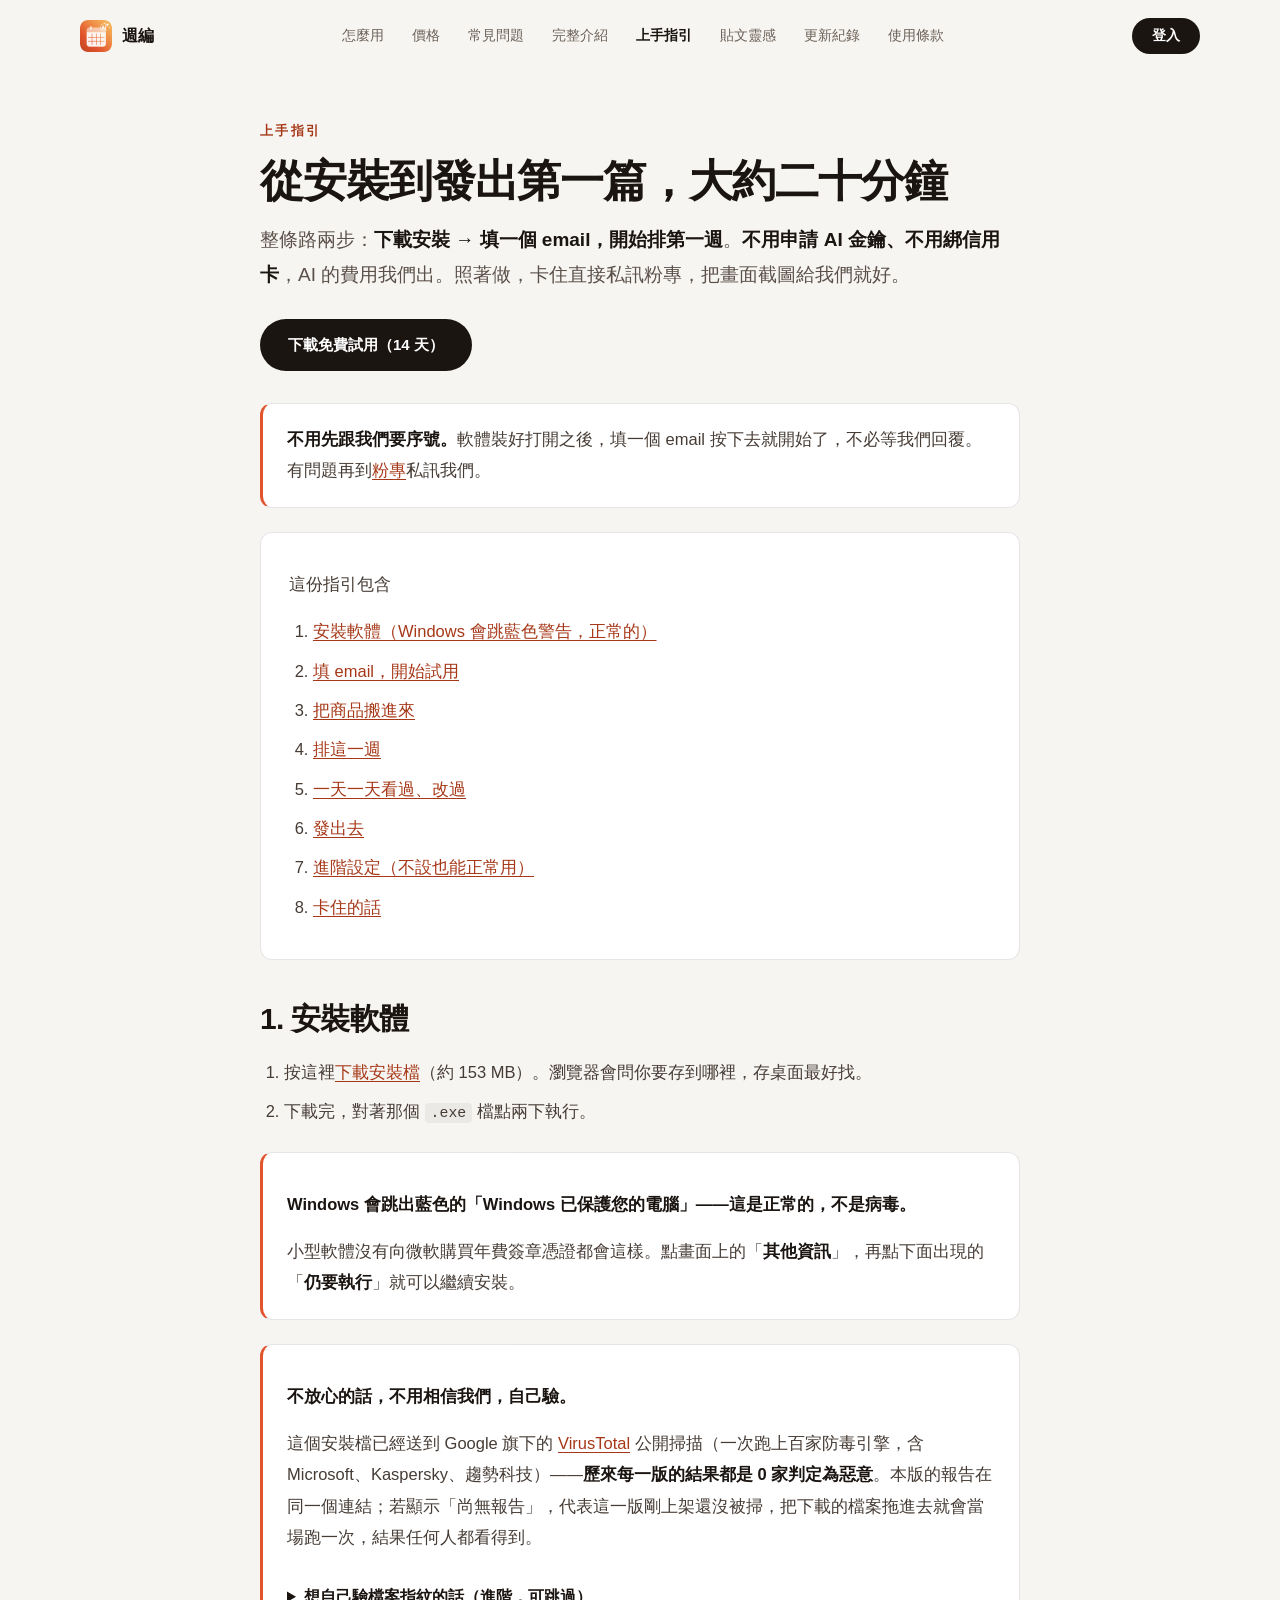
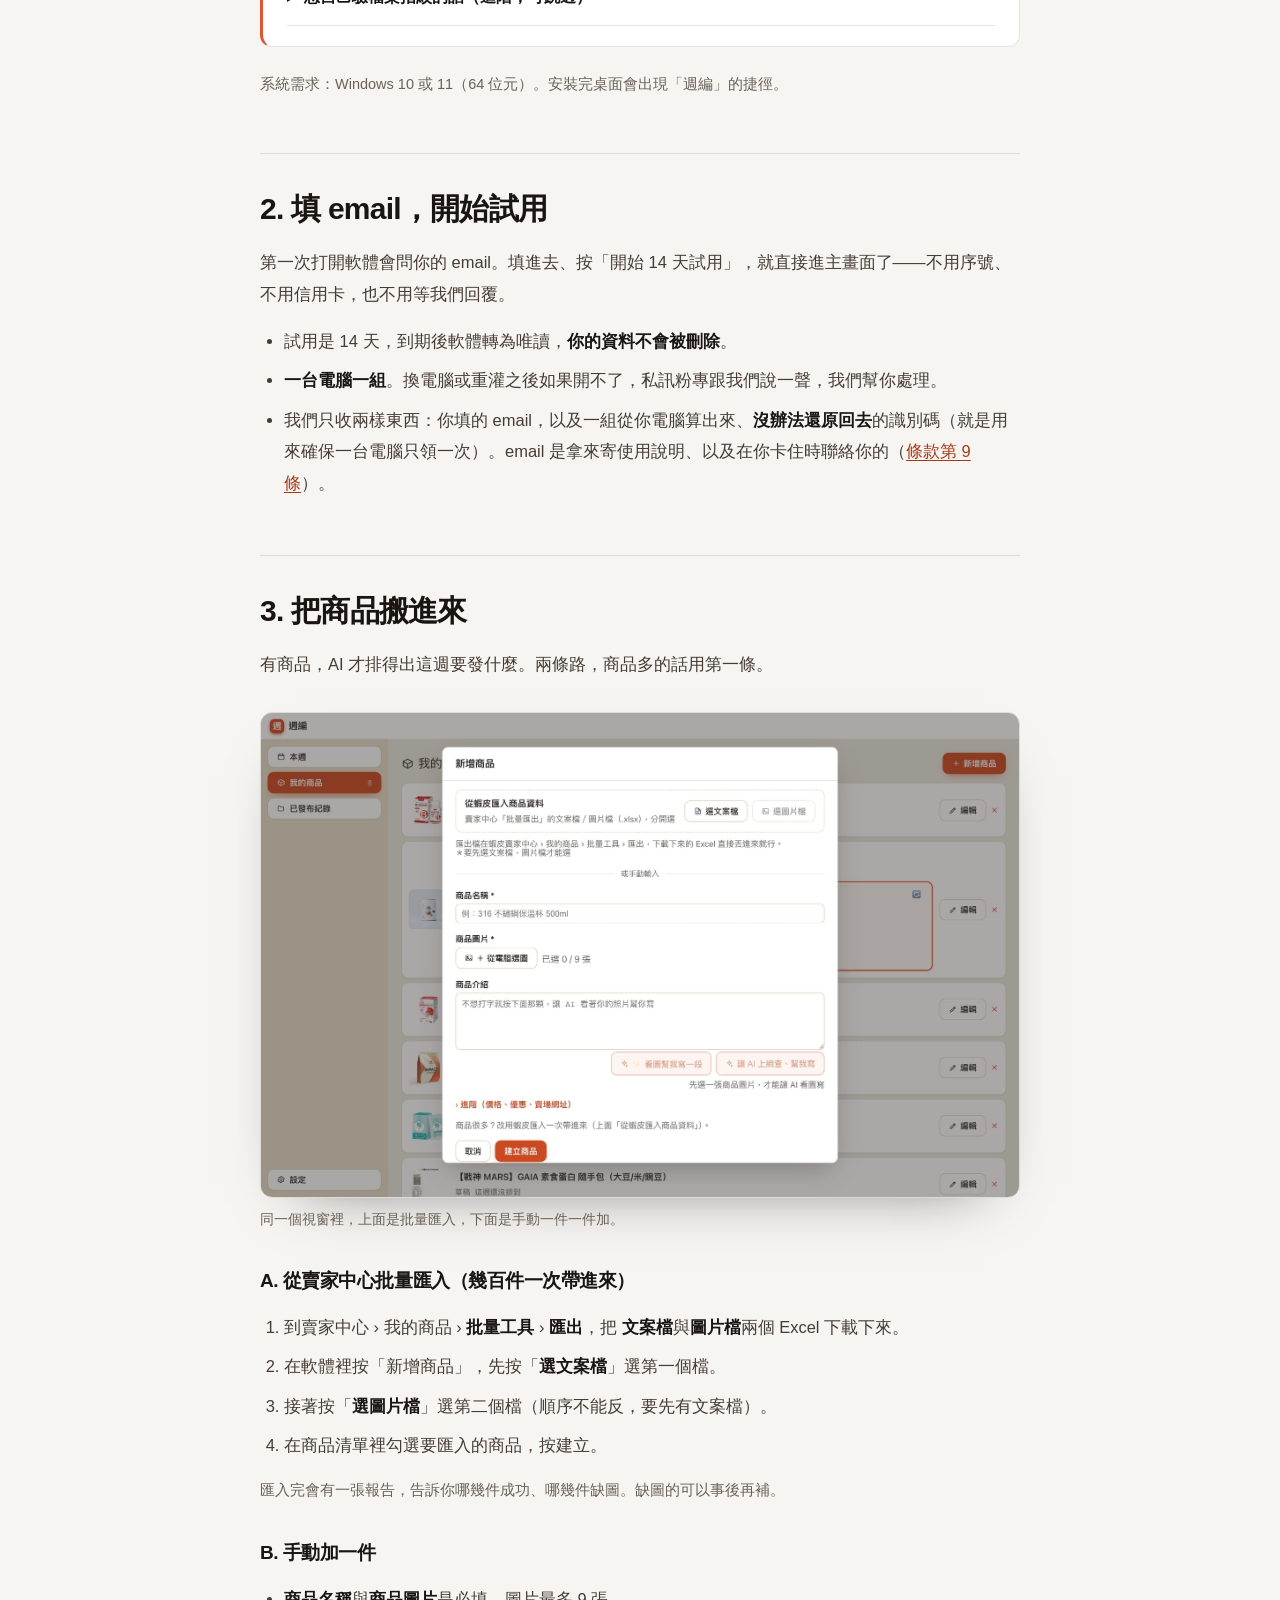
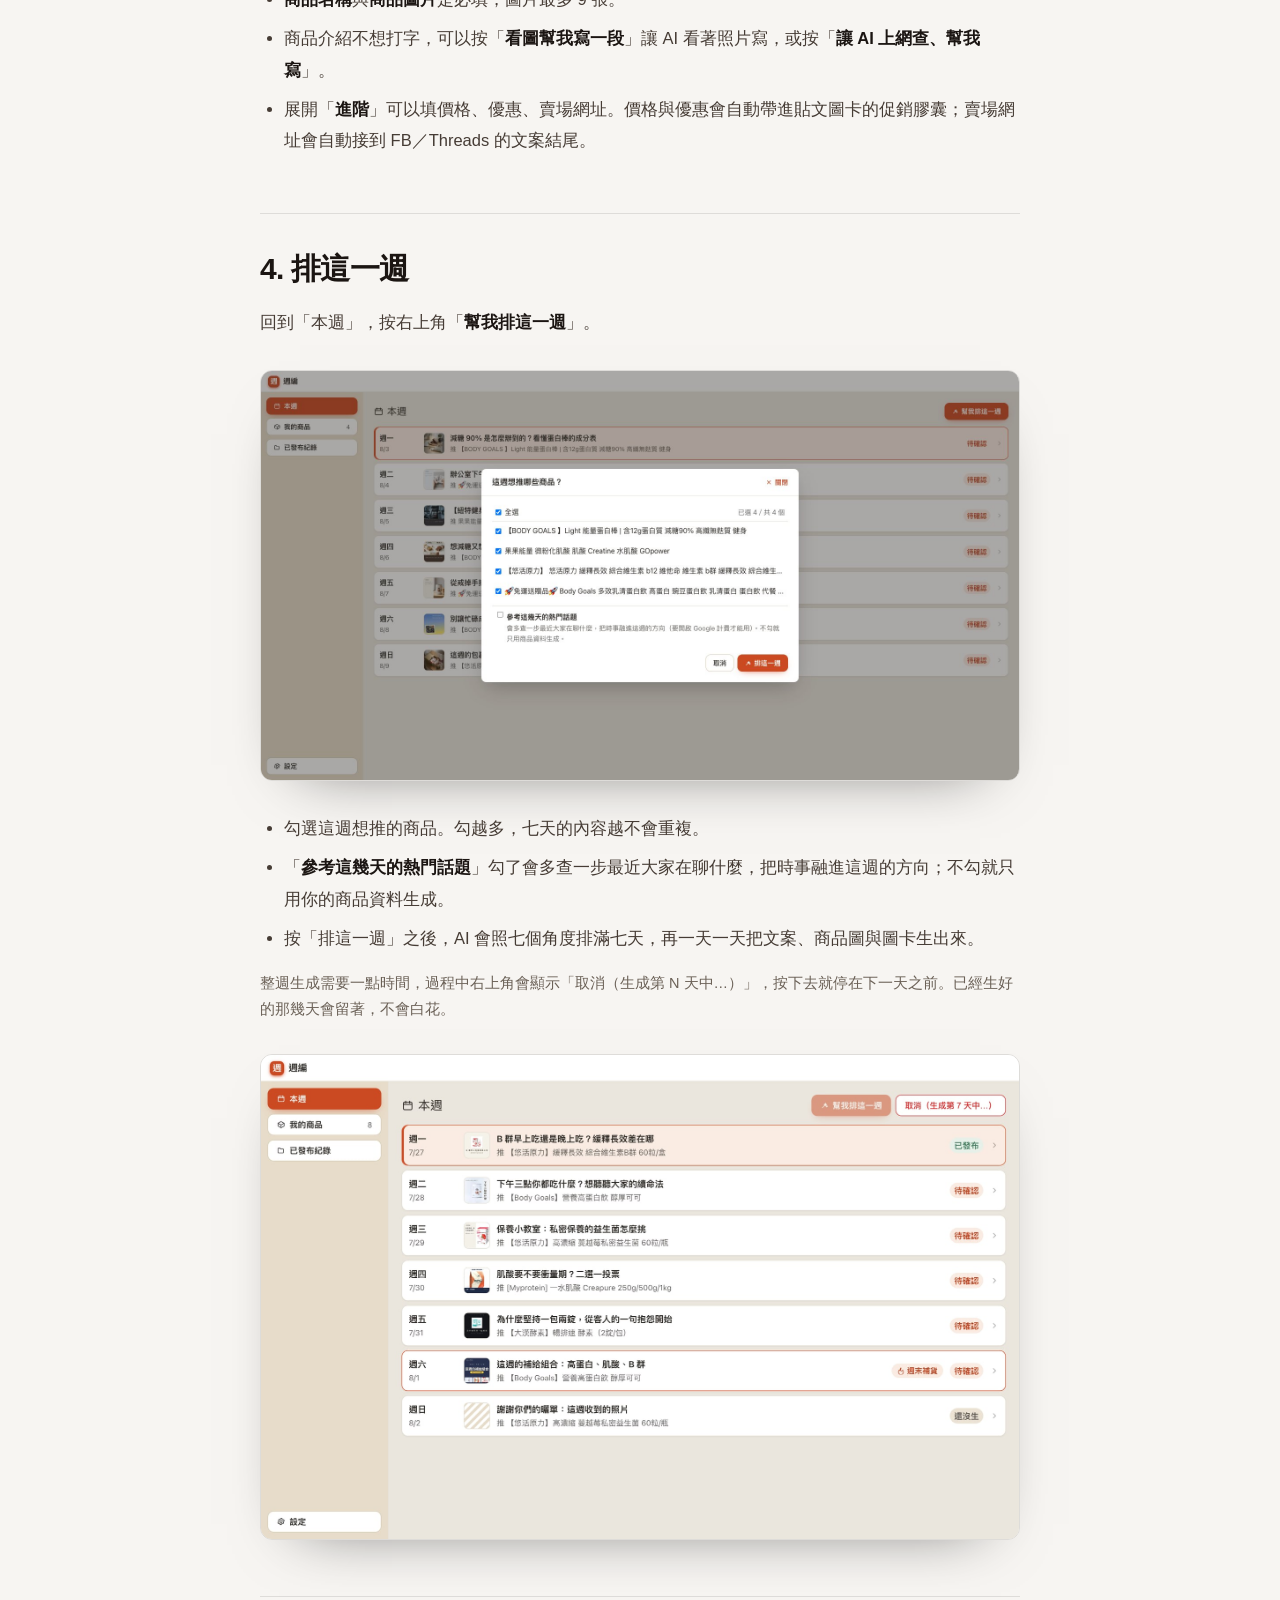
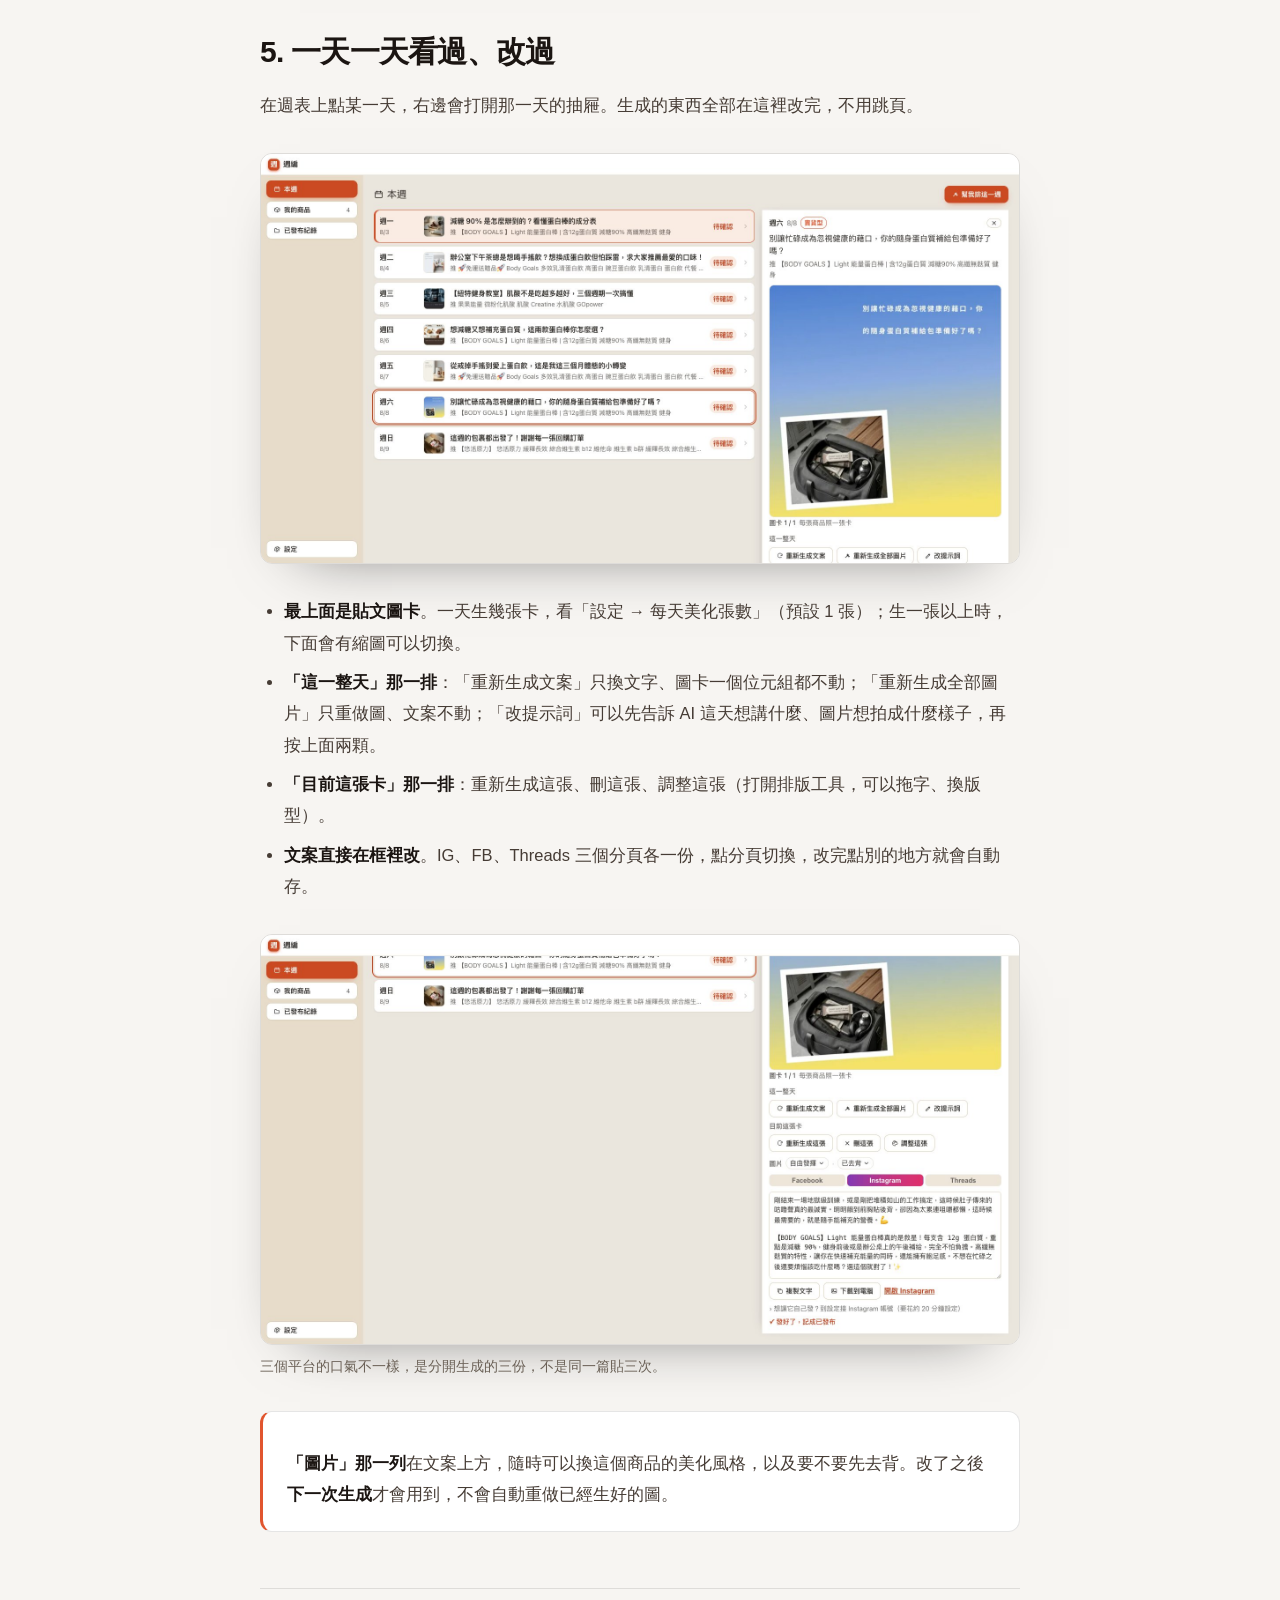
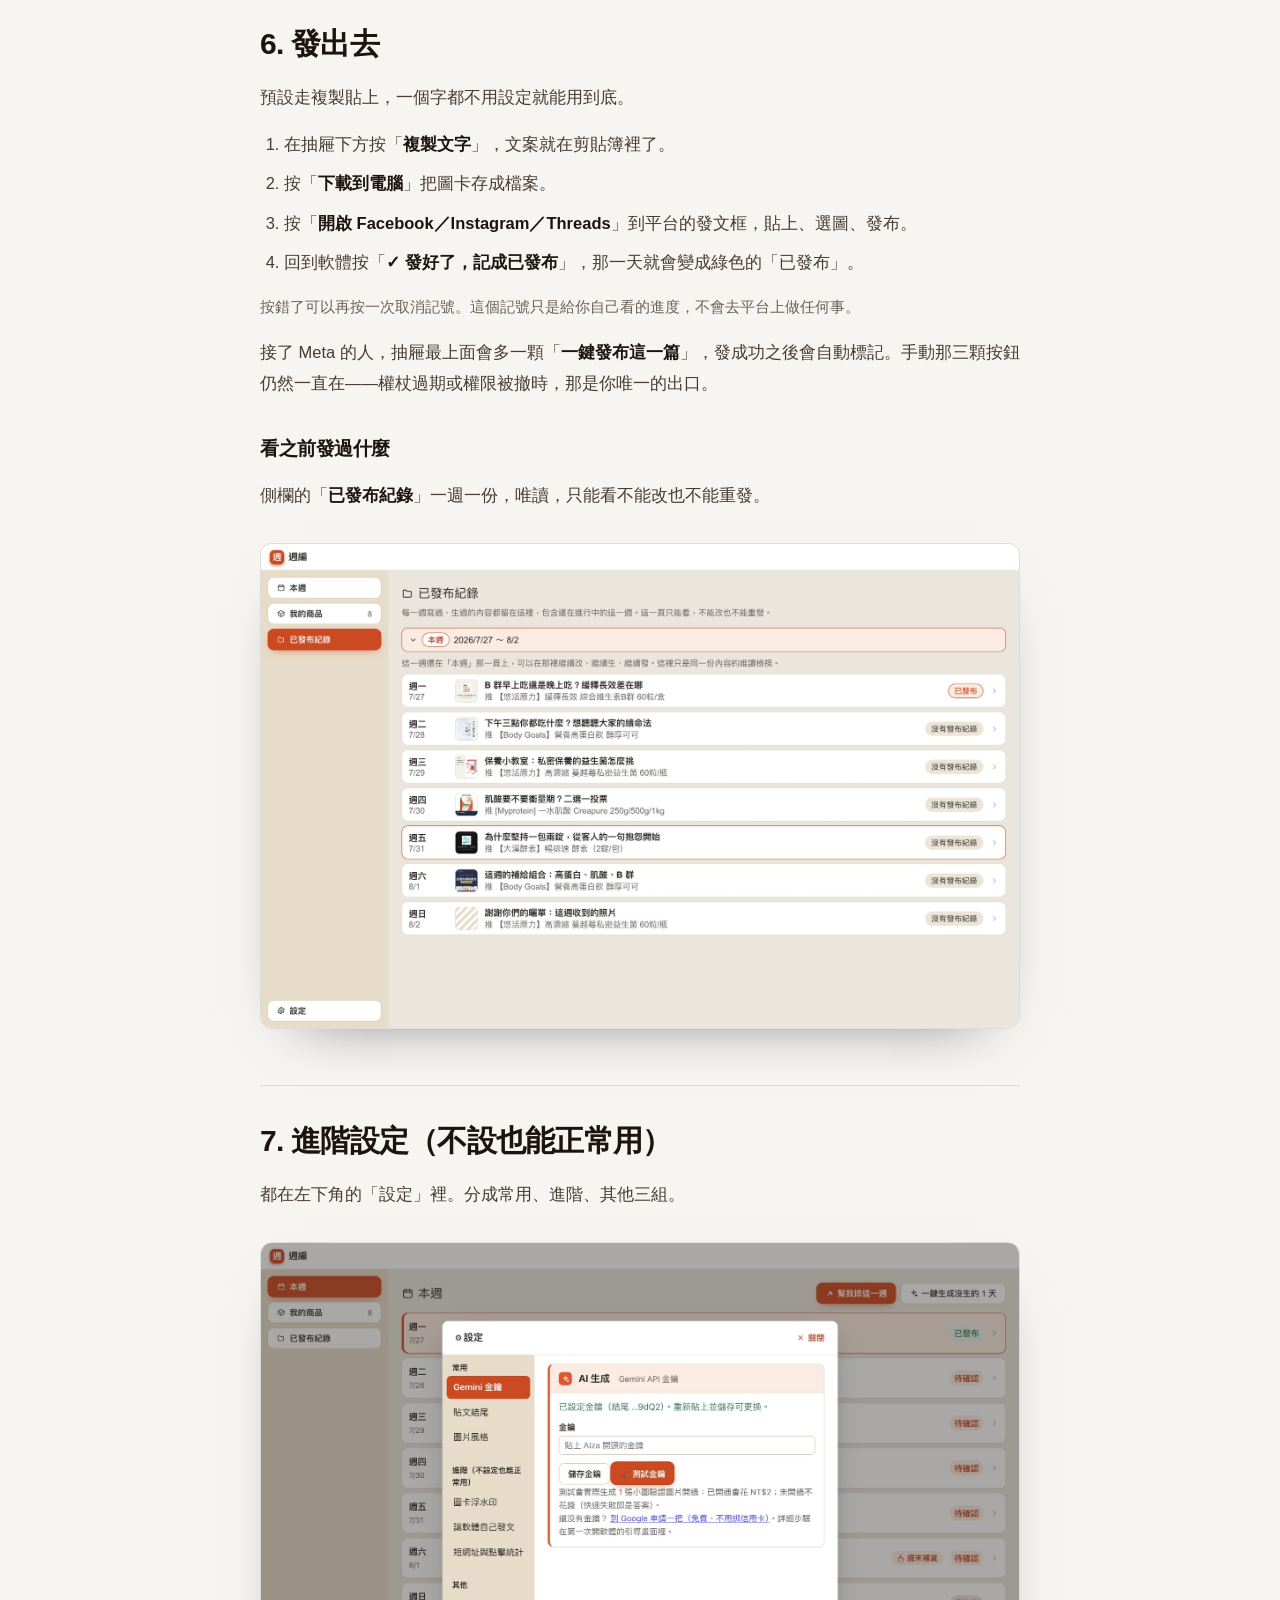
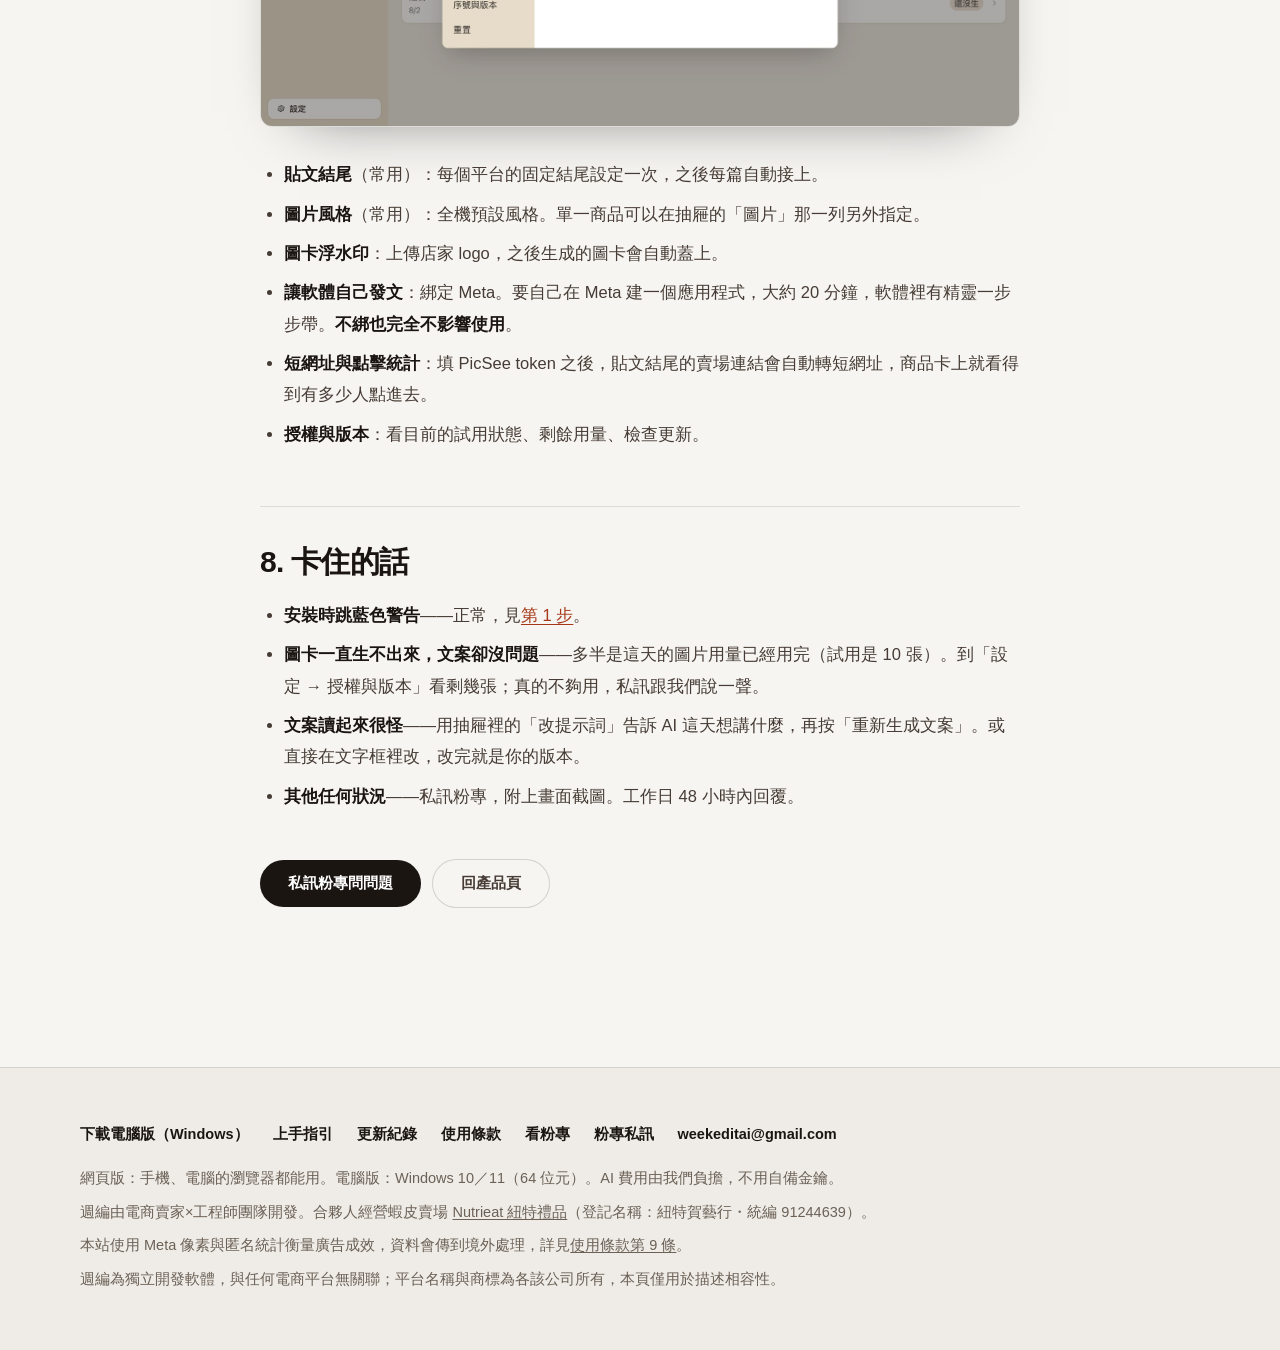
<file: guide.html>
<!doctype html>
<html lang="zh-Hant-TW">
  <head>
    <meta charset="utf-8" />
    <meta name="viewport" content="width=device-width, initial-scale=1" />
    <title>上手指引 — 週編</title>
    <meta
      name="description"
      content="週編的圖文上手指引：安裝、填 email 開始試用、匯入商品、排這一週、逐天檢查與發布。"
    />
    <meta property="og:title" content="上手指引 — 週編" />
    <meta property="og:description" content="週編的圖文上手指引：安裝、填 email 開始試用、匯入商品、排這一週、逐天檢查與發布。" />
    <meta property="og:type" content="article" />
    <meta property="og:image" content="https://weekedit.tw/assets/og-cover.jpg" />
    <meta property="og:image:width" content="1200" />
    <meta property="og:image:height" content="630" />
    <link rel="canonical" href="https://weekedit.tw/guide.html" />
    <meta property="og:url" content="https://weekedit.tw/guide.html" />
    <meta property="og:site_name" content="週編" />
    <meta property="og:locale" content="zh_TW" />
    <meta name="twitter:card" content="summary_large_image" />
    <link rel="icon" href="assets/icon.png" />
    <link rel="apple-touch-icon" href="assets/icon-180.png" />
    <!-- Meta 像素（資料集 2123016445281430）：衡量廣告成效用。
         ❗它會寫 Cookie 並把瀏覽行為送給 Meta，跟無 Cookie 的 GoatCounter 不同——
         terms.html 第 9 條「本網站」那段有揭露，改這裡要同步改那裡。 -->
    <script>
      !(function (f, b, e, v, n, t, s) {
        if (f.fbq) return
        n = f.fbq = function () {
          n.callMethod ? n.callMethod.apply(n, arguments) : n.queue.push(arguments)
        }
        if (!f._fbq) f._fbq = n
        n.push = n
        n.loaded = !0
        n.version = '2.0'
        n.queue = []
        t = b.createElement(e)
        t.async = !0
        t.src = v
        s = b.getElementsByTagName(e)[0]
        s.parentNode.insertBefore(t, s)
      })(window, document, 'script', 'https://connect.facebook.net/en_US/fbevents.js')
      // 兩顆 pixel 是刻意的：281430「官網」建在企業管理平台「施昶安」底下（網域驗證也在那），
      // 214469「週編官網」則是舊廣告帳號（有扣款紀錄那個）唯一拿得到的資料集。兩顆都 init，
      // 後面的 track 會同時送到兩邊，所以廣告不管用哪個帳號投都收得到轉換。
      fbq('init', '2123016445281430')
      fbq('init', '1583026953214469')
      fbq('track', 'PageView')
    </script>
    
    <!-- 這裡本來有一段事件委派：只要點到 `data-goatcounter-click="dl-…"` 的下載鈕，
         就對 Meta 送一顆 `Lead`。**2026-09-08 店主裁定整段拿掉。**

         現在 Meta 的 `Lead` 唯一的來源是登入完成——`content_name:'web-login'`，
         由 `site-next/src/components/LoginGate.tsx` 送出。理由：「留 email 登入」
         比「隨手點一下下載」強得多，混在同一顆 `Lead` 裡會讓 Meta 拿弱訊號去找人
         （跟 2026-09-02 店主裁定拿掉手機那半邊是同一種問題）。

         ❗**下載鈕本身一個字都沒動**：`data-goatcounter-click="dl-…"` 屬性全部保留，
         GoatCounter 的 `count.js` 自己會綁上去，「有幾個人點下載鈕」這個數字我們
         自己照樣看得到——拿掉的只是「對 Meta 說那句話」。

         ❗**廣告後台的 `Lead` 數字會從這批上線那天起斷層，不能跟之前的直接比**：
         之前的 `Lead` ＝電腦版點下載鈕，之後的 `Lead` ＝留 email 登入。看成效數字
         忽然變少不代表投放變差，是統計口徑換了，別誤判。

         ❗舊版這段註解提過手機那半邊完成「留 email 寄安裝連結」後，會自己送一顆
         對應的 `Lead`（帶另一個 content_name）——那條路已經隨計畫 5a Task 3 整條
         拿掉，這顆事件不存在了。但手機那半邊沒有出現過「`Lead` 掛零」的空窗：
         官網從 Task 3 到這次修改之間一次都沒有部署過，兩個改動是同一天一起上線
         的——手機那半邊是直接從那顆事件換成登入完成送出的 `Lead`
         （`content_name:'web-login'`），中間沒有斷過。 -->
    <script type="module" crossorigin src="/assets/guide-CqYrzUi-.js"></script>
    <link rel="modulepreload" crossorigin href="/assets/app-xiFb9Q6J.js">
    <link rel="modulepreload" crossorigin href="/assets/DocPage-ComUZQ0Q.js">
    <link rel="stylesheet" crossorigin href="/assets/app-_zVdvPiG.css">
  </head>
  <body>
    <noscript
      ><img
        height="1"
        width="1"
        style="display: none"
        src="https://www.facebook.com/tr?id=2123016445281430&ev=PageView&noscript=1"
        alt=""
    /></noscript>
    <div id="root"></div>
    <script data-goatcounter="https://weekedit.goatcounter.com/count" async src="https://gc.zgo.at/count.js"></script>
  </body>
</html>
</file>
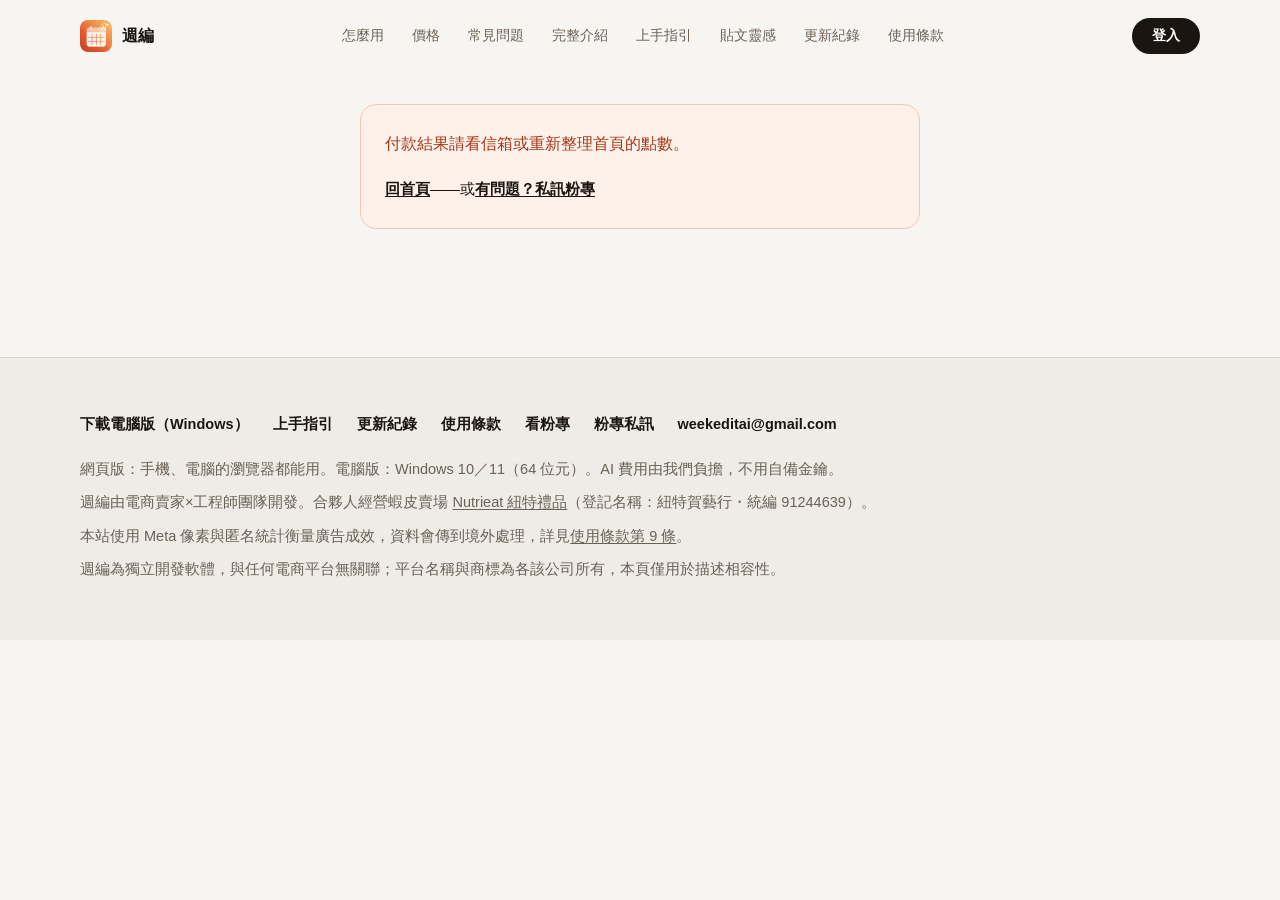
<file: paid.html>
<!doctype html>
<html lang="zh-Hant-TW">
  <head>
    <!--
      ❗這一頁的 <head> 是手打的、不由 site-next/scripts/make-entries.mjs 產生（它跟
      card.html／index.html 等其餘 9 頁不同——那 9 頁每次重跑那支腳本都會從 site/index.html
      重新抽一次 <head>，這一頁不會）。index.html 的 Meta 像素 ID、JSON-LD、GoatCounter 那段
      若之後改了，這裡不會自動跟上，要手動同步（計畫 5a Task 5 交件時的刻意取捨，控制器已
      知悉、列為後續項：要嘛事後把 paid 也接進那支產生器，要嘛每次改 index.html 的 <head>
      時記得順手回來對一次）。
    -->
    <meta charset="utf-8" />
    <meta name="viewport" content="width=device-width, initial-scale=1" />
    <!-- ❗**這一頁帶著別人這筆訂單的單號**（?no=<merchantTradeNo>），不准進搜尋引擎、也不准被爬。 -->
    <meta name="robots" content="noindex, nofollow" />
    <title>付款結果 — 週編</title>
    <meta name="description" content="查詢你在週編官網購買點數的付款結果。" />
    <meta property="og:title" content="付款結果 — 週編" />
    <meta property="og:description" content="查詢你在週編官網購買點數的付款結果。" />
    <meta property="og:type" content="website" />
    <meta property="og:image" content="https://weekedit.tw/assets/og-cover.jpg" />
    <meta property="og:image:width" content="1200" />
    <meta property="og:image:height" content="630" />
    <meta property="og:site_name" content="週編" />
    <meta property="og:locale" content="zh_TW" />
    <meta name="twitter:card" content="summary_large_image" />
    <link rel="icon" href="assets/icon.png" />
    <link rel="apple-touch-icon" href="assets/icon-180.png" />
    <!-- Meta 像素（資料集 2123016445281430）：衡量廣告成效用。
         ❗它會寫 Cookie 並把瀏覽行為送給 Meta，跟無 Cookie 的 GoatCounter 不同——
         terms.html 第 9 條「本網站」那段有揭露，改這裡要同步改那裡。 -->
    <script>
      !(function (f, b, e, v, n, t, s) {
        if (f.fbq) return
        n = f.fbq = function () {
          n.callMethod ? n.callMethod.apply(n, arguments) : n.queue.push(arguments)
        }
        if (!f._fbq) f._fbq = n
        n.push = n
        n.loaded = !0
        n.version = '2.0'
        n.queue = []
        t = b.createElement(e)
        t.async = !0
        t.src = v
        s = b.getElementsByTagName(e)[0]
        s.parentNode.insertBefore(t, s)
      })(window, document, 'script', 'https://connect.facebook.net/en_US/fbevents.js')
      // 兩顆 pixel 是刻意的：281430「官網」建在企業管理平台「施昶安」底下（網域驗證也在那），
      // 214469「週編官網」則是舊廣告帳號（有扣款紀錄那個）唯一拿得到的資料集。兩顆都 init，
      // 後面的 track 會同時送到兩邊，所以廣告不管用哪個帳號投都收得到轉換。
      fbq('init', '2123016445281430')
      fbq('init', '1583026953214469')
      fbq('track', 'PageView')
      // ❗**這一頁的 Purchase 事件（付款成功才送、只送一次）不在這裡**：計畫 5a Task 6
      //   才會把它接進 `src/pages/Paid.tsx`（見該檔案檔頭「這一頁不做的事」的說明）。
    </script>

    <!-- 這裡本來有一段事件委派：只要點到 `data-goatcounter-click="dl-…"` 的下載鈕，
         就對 Meta 送一顆 `Lead`。**2026-09-08 店主裁定整段拿掉。**

         現在 Meta 的 `Lead` 唯一的來源是登入完成——`content_name:'web-login'`，
         由 `site-next/src/components/LoginGate.tsx` 送出。理由：「留 email 登入」
         比「隨手點一下下載」強得多，混在同一顆 `Lead` 裡會讓 Meta 拿弱訊號去找人
         （跟 2026-09-02 店主裁定拿掉手機那半邊是同一種問題）。

         ❗**下載鈕本身一個字都沒動**：`data-goatcounter-click="dl-…"` 屬性全部保留，
         GoatCounter 的 `count.js` 自己會綁上去，「有幾個人點下載鈕」這個數字我們
         自己照樣看得到——拿掉的只是「對 Meta 說那句話」。

         ❗**廣告後台的 `Lead` 數字會從這批上線那天起斷層，不能跟之前的直接比**：
         之前的 `Lead` ＝電腦版點下載鈕，之後的 `Lead` ＝留 email 登入。看成效數字
         忽然變少不代表投放變差，是統計口徑換了，別誤判。

         ❗舊版這段註解提過手機那半邊完成「留 email 寄安裝連結」後，會自己送一顆
         對應的 `Lead`（帶另一個 content_name）——那條路已經隨計畫 5a Task 3 整條
         拿掉，這顆事件不存在了。但手機那半邊沒有出現過「`Lead` 掛零」的空窗：
         官網從 Task 3 到這次修改之間一次都沒有部署過，兩個改動是同一天一起上線
         的——手機那半邊是直接從那顆事件換成登入完成送出的 `Lead`
         （`content_name:'web-login'`），中間沒有斷過。 -->
    <script type="module" crossorigin src="/assets/paid-GENWS214.js"></script>
    <link rel="modulepreload" crossorigin href="/assets/app-xiFb9Q6J.js">
    <link rel="stylesheet" crossorigin href="/assets/app-_zVdvPiG.css">
  </head>
  <body>
    <noscript
      ><img
        height="1"
        width="1"
        style="display: none"
        src="https://www.facebook.com/tr?id=2123016445281430&ev=PageView&noscript=1"
        alt=""
    /></noscript>
    <div id="root"></div>
    <script>
      // ❗這一頁的網址帶著這筆訂單的單號（?no=<merchantTradeNo>），GoatCounter 預設記完整
      //   路徑含 query。固定成 /paid.html，單號才不會被抄一份到統計服務去（同 card.html
      //   對 ?k= 的做法，見 site-next/scripts/make-entries.mjs 的 GC_FIXED_PATH）。
      window.goatcounter = { path: '/paid.html' }
    </script>
    <script data-goatcounter="https://weekedit.goatcounter.com/count" async src="https://gc.zgo.at/count.js"></script>
  </body>
</html>
</file>
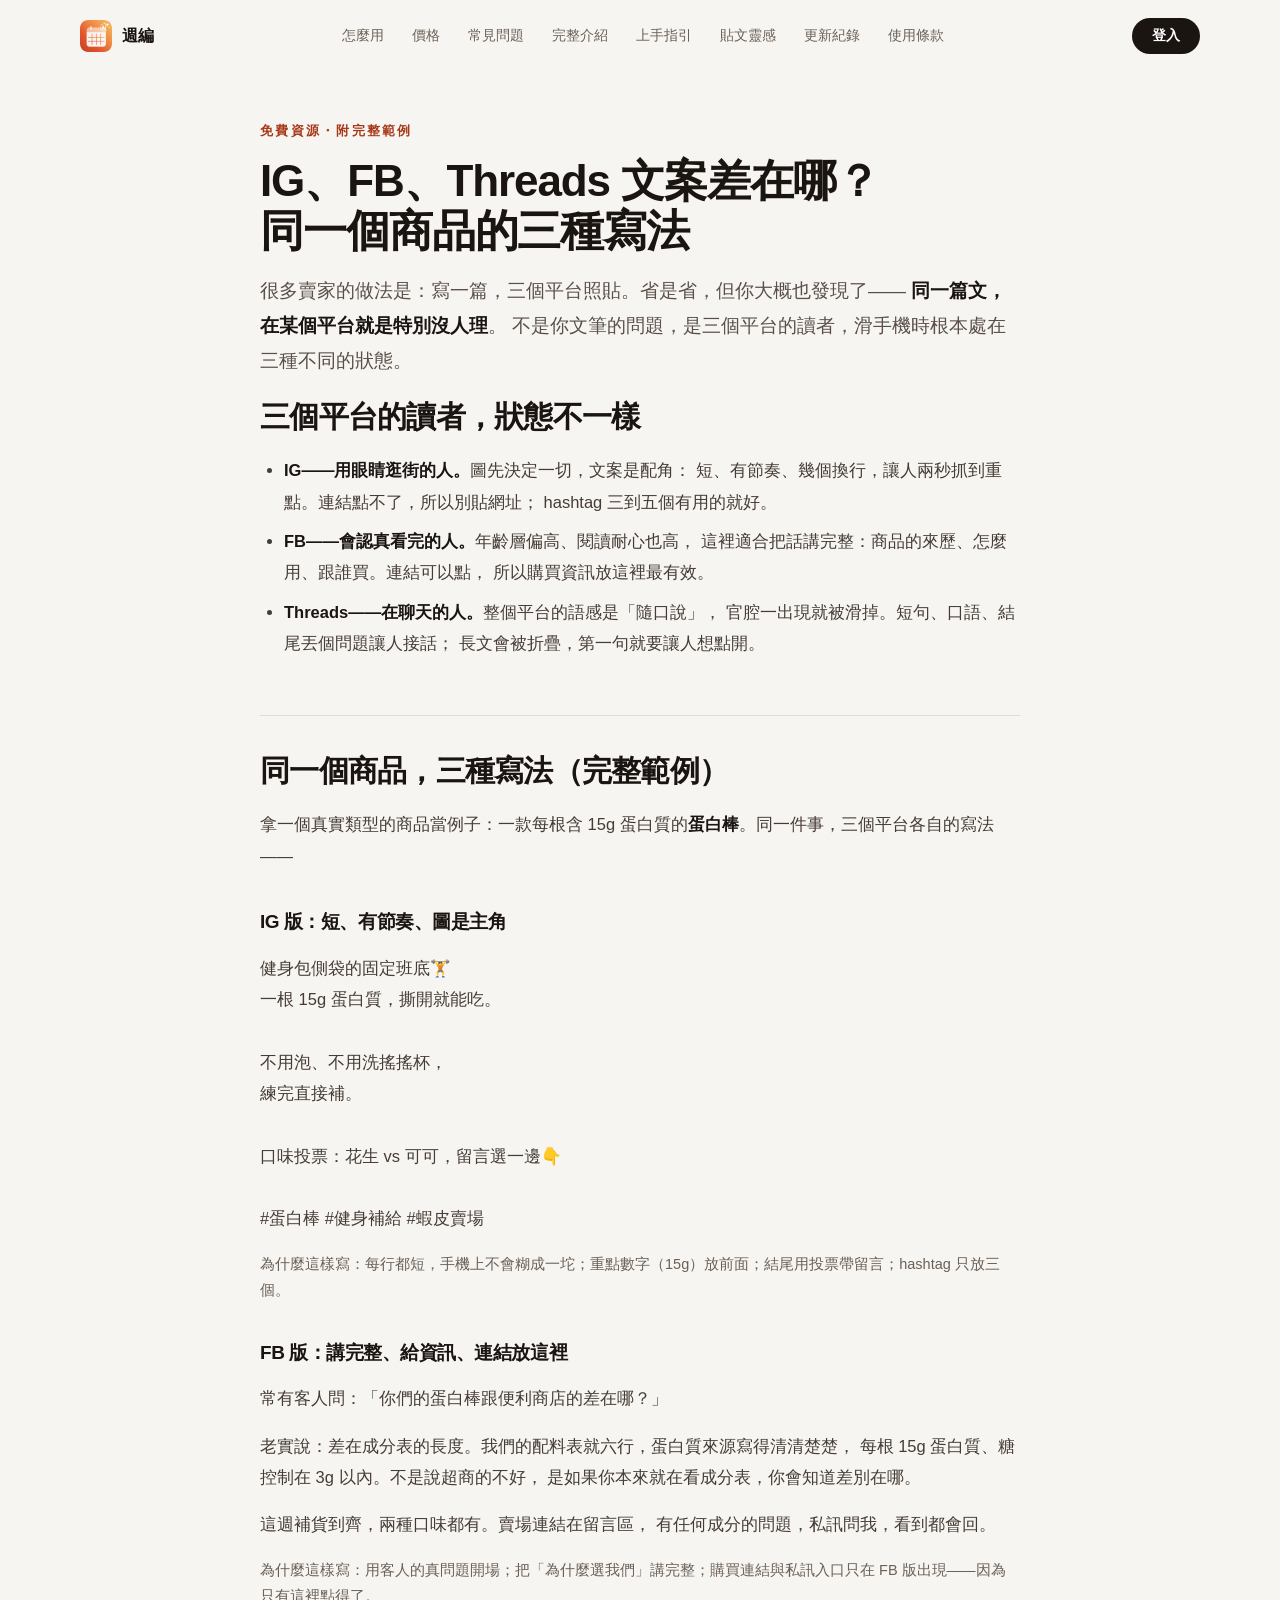
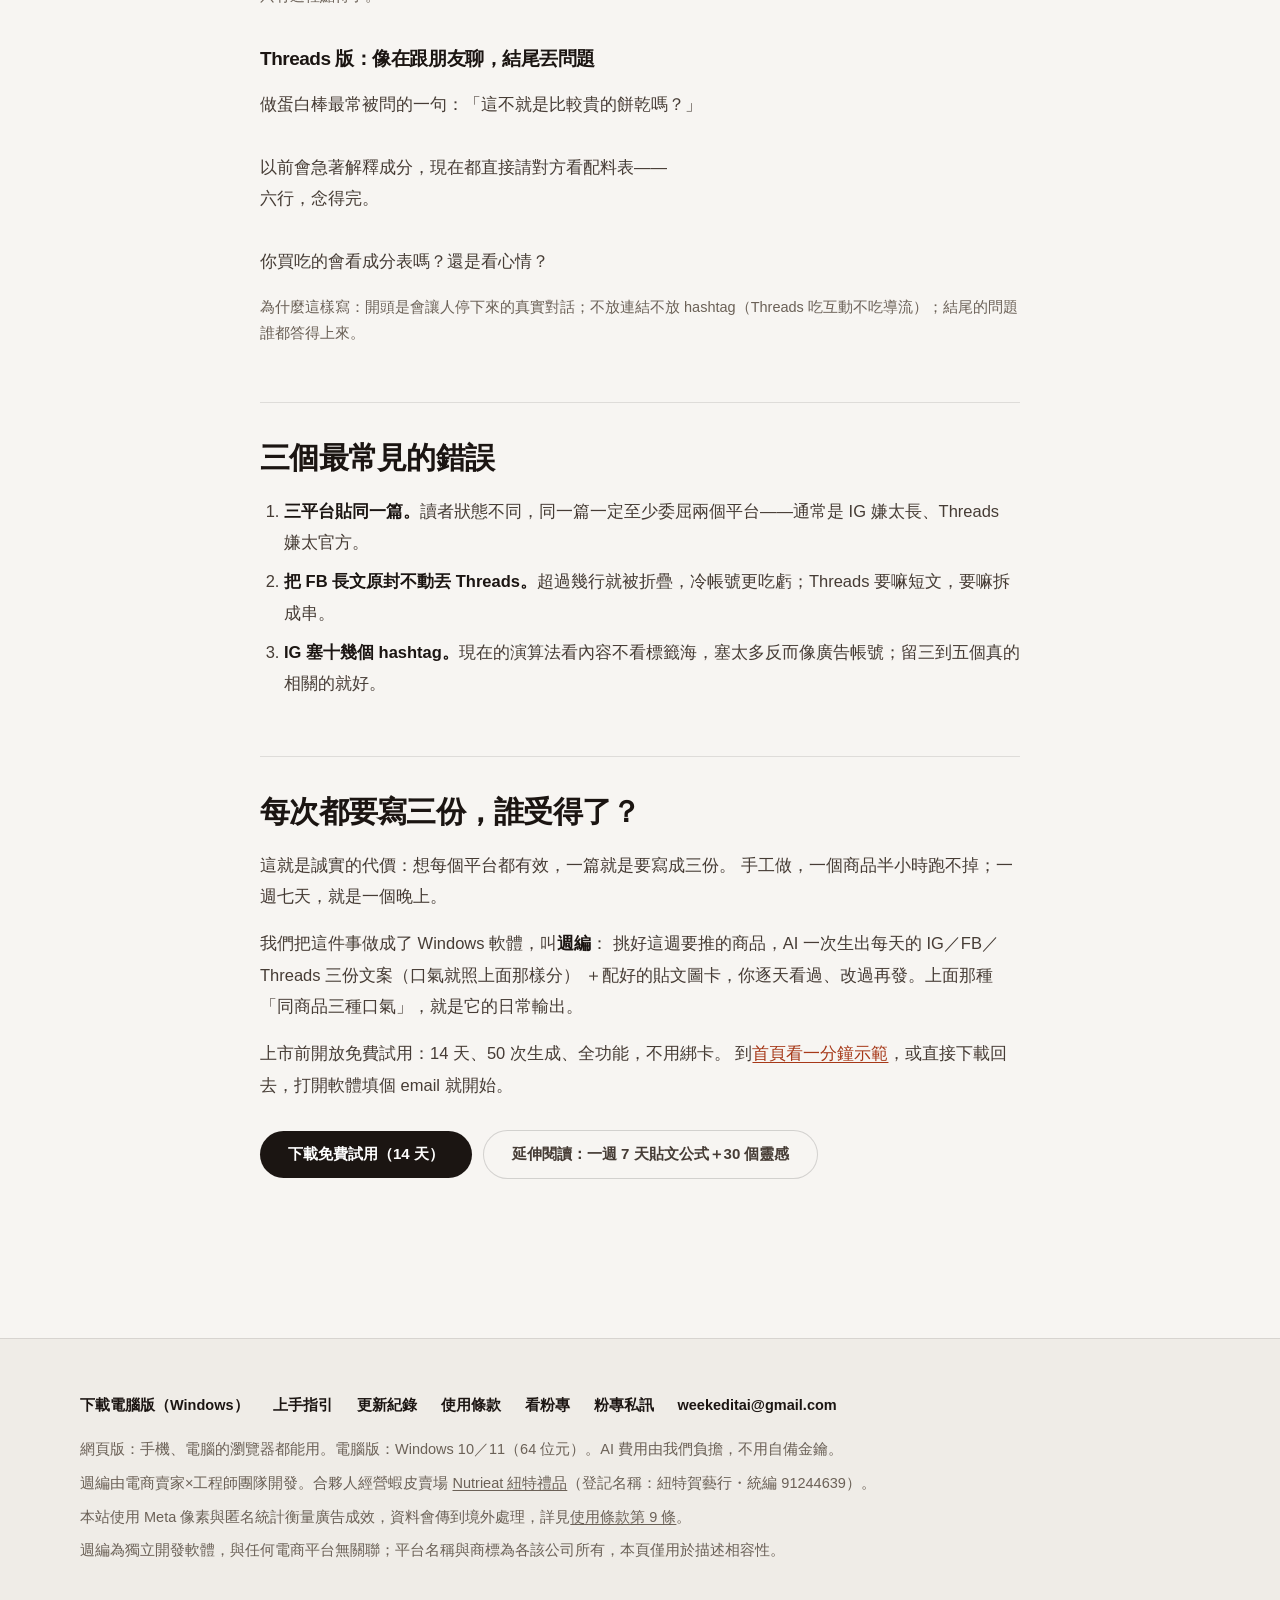
<file: platform-copy.html>
<!doctype html>
<html lang="zh-Hant-TW">
  <head>
    <meta charset="utf-8" />
    <meta name="viewport" content="width=device-width, initial-scale=1" />
    <title>IG、FB、Threads 文案差在哪？同一個商品的三種寫法（附完整範例）— 週編</title>
    <meta
      name="description"
      content="同一篇文三個平台照貼，效果只會越來越差。給蝦皮與電商賣家：IG、FB、Threads 的讀者差在哪、同一個商品三種寫法的完整範例、三個最常見的錯誤。附真實範例可直接套。"
    />
    <meta property="og:title" content="IG、FB、Threads 文案差在哪？同一個商品的三種寫法" />
    <meta
      property="og:description"
      content="同一篇文三平台照貼，效果只會越差。三個平台的讀者差在哪、同商品三種寫法完整範例、三個常見錯誤。"
    />
    <meta property="og:type" content="article" />
    <meta property="og:image" content="https://weekedit.tw/assets/og-cover.jpg" />
    <meta property="og:image:width" content="1200" />
    <meta property="og:image:height" content="630" />
    <link rel="canonical" href="https://weekedit.tw/platform-copy.html" />
    <meta property="og:url" content="https://weekedit.tw/platform-copy.html" />
    <meta property="og:site_name" content="週編" />
    <meta property="og:locale" content="zh_TW" />
    <meta name="twitter:card" content="summary_large_image" />
    <link rel="icon" href="assets/icon.png" />
    <link rel="apple-touch-icon" href="assets/icon-180.png" />
    <style>
      /* 本頁限定：三段範例文案的引用卡（style.css 沒有 blockquote 樣式） */
      .doc blockquote {
        margin: 14px 0;
        padding: 14px 18px;
        background: #faf6f0;
        border: 1px solid #e8ddd0;
        border-radius: 12px;
      }
      .doc blockquote p {
        margin: 0 0 10px;
      }
      .doc blockquote p:last-child {
        margin-bottom: 0;
      }
    </style>
    <script type="application/ld+json">
      {
        "@context": "https://schema.org",
        "@type": "Article",
        "headline": "IG、FB、Threads 文案差在哪？同一個商品的三種寫法（附完整範例）",
        "description": "給蝦皮與電商賣家：三個平台的讀者差在哪、同一個商品三種寫法的完整範例、三個最常見的錯誤。",
        "image": "https://weekedit.tw/assets/og-cover.jpg",
        "author": { "@type": "Organization", "name": "週編" },
        "publisher": { "@type": "Organization", "name": "週編", "url": "https://weekedit.tw/" },
        "datePublished": "2026-08-07",
        "mainEntityOfPage": "https://weekedit.tw/platform-copy.html",
        "inLanguage": "zh-Hant-TW"
      }
    </script>
    <!-- Meta 像素（資料集 2123016445281430）：衡量廣告成效用。
         ❗它會寫 Cookie 並把瀏覽行為送給 Meta，跟無 Cookie 的 GoatCounter 不同——
         terms.html 第 9 條「本網站」那段有揭露，改這裡要同步改那裡。 -->
    <script>
      !(function (f, b, e, v, n, t, s) {
        if (f.fbq) return
        n = f.fbq = function () {
          n.callMethod ? n.callMethod.apply(n, arguments) : n.queue.push(arguments)
        }
        if (!f._fbq) f._fbq = n
        n.push = n
        n.loaded = !0
        n.version = '2.0'
        n.queue = []
        t = b.createElement(e)
        t.async = !0
        t.src = v
        s = b.getElementsByTagName(e)[0]
        s.parentNode.insertBefore(t, s)
      })(window, document, 'script', 'https://connect.facebook.net/en_US/fbevents.js')
      // 兩顆 pixel 是刻意的：281430「官網」建在企業管理平台「施昶安」底下（網域驗證也在那），
      // 214469「週編官網」則是舊廣告帳號（有扣款紀錄那個）唯一拿得到的資料集。兩顆都 init，
      // 後面的 track 會同時送到兩邊，所以廣告不管用哪個帳號投都收得到轉換。
      fbq('init', '2123016445281430')
      fbq('init', '1583026953214469')
      fbq('track', 'PageView')
    </script>
    
    <!-- 這裡本來有一段事件委派：只要點到 `data-goatcounter-click="dl-…"` 的下載鈕，
         就對 Meta 送一顆 `Lead`。**2026-09-08 店主裁定整段拿掉。**

         現在 Meta 的 `Lead` 唯一的來源是登入完成——`content_name:'web-login'`，
         由 `site-next/src/components/LoginGate.tsx` 送出。理由：「留 email 登入」
         比「隨手點一下下載」強得多，混在同一顆 `Lead` 裡會讓 Meta 拿弱訊號去找人
         （跟 2026-09-02 店主裁定拿掉手機那半邊是同一種問題）。

         ❗**下載鈕本身一個字都沒動**：`data-goatcounter-click="dl-…"` 屬性全部保留，
         GoatCounter 的 `count.js` 自己會綁上去，「有幾個人點下載鈕」這個數字我們
         自己照樣看得到——拿掉的只是「對 Meta 說那句話」。

         ❗**廣告後台的 `Lead` 數字會從這批上線那天起斷層，不能跟之前的直接比**：
         之前的 `Lead` ＝電腦版點下載鈕，之後的 `Lead` ＝留 email 登入。看成效數字
         忽然變少不代表投放變差，是統計口徑換了，別誤判。

         ❗舊版這段註解提過手機那半邊完成「留 email 寄安裝連結」後，會自己送一顆
         對應的 `Lead`（帶另一個 content_name）——那條路已經隨計畫 5a Task 3 整條
         拿掉，這顆事件不存在了。但手機那半邊沒有出現過「`Lead` 掛零」的空窗：
         官網從 Task 3 到這次修改之間一次都沒有部署過，兩個改動是同一天一起上線
         的——手機那半邊是直接從那顆事件換成登入完成送出的 `Lead`
         （`content_name:'web-login'`），中間沒有斷過。 -->
    <script type="module" crossorigin src="/assets/platform-copy-DVU8P6Jv.js"></script>
    <link rel="modulepreload" crossorigin href="/assets/app-xiFb9Q6J.js">
    <link rel="modulepreload" crossorigin href="/assets/DocPage-ComUZQ0Q.js">
    <link rel="stylesheet" crossorigin href="/assets/app-_zVdvPiG.css">
  </head>
  <body>
    <noscript
      ><img
        height="1"
        width="1"
        style="display: none"
        src="https://www.facebook.com/tr?id=2123016445281430&ev=PageView&noscript=1"
        alt=""
    /></noscript>
    <div id="root"></div>
    <script data-goatcounter="https://weekedit.goatcounter.com/count" async src="https://gc.zgo.at/count.js"></script>
  </body>
</html>
</file>
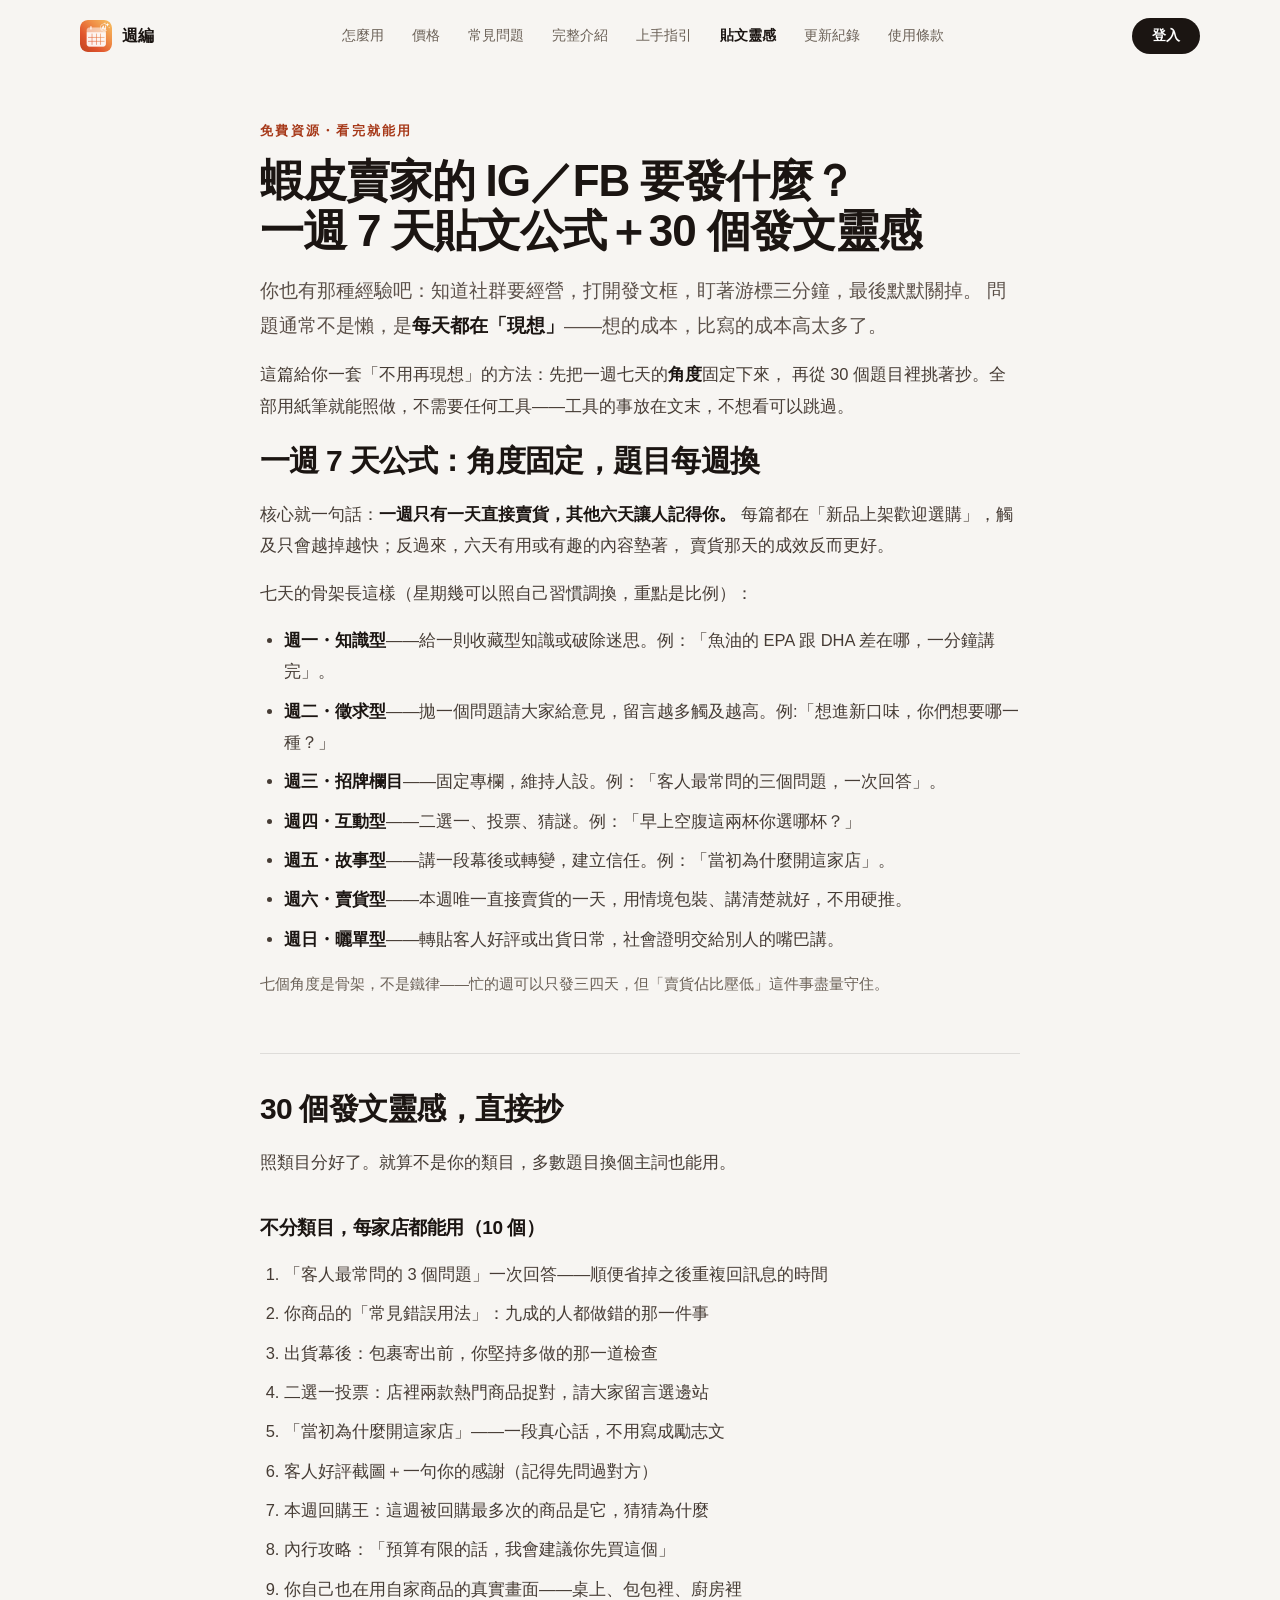
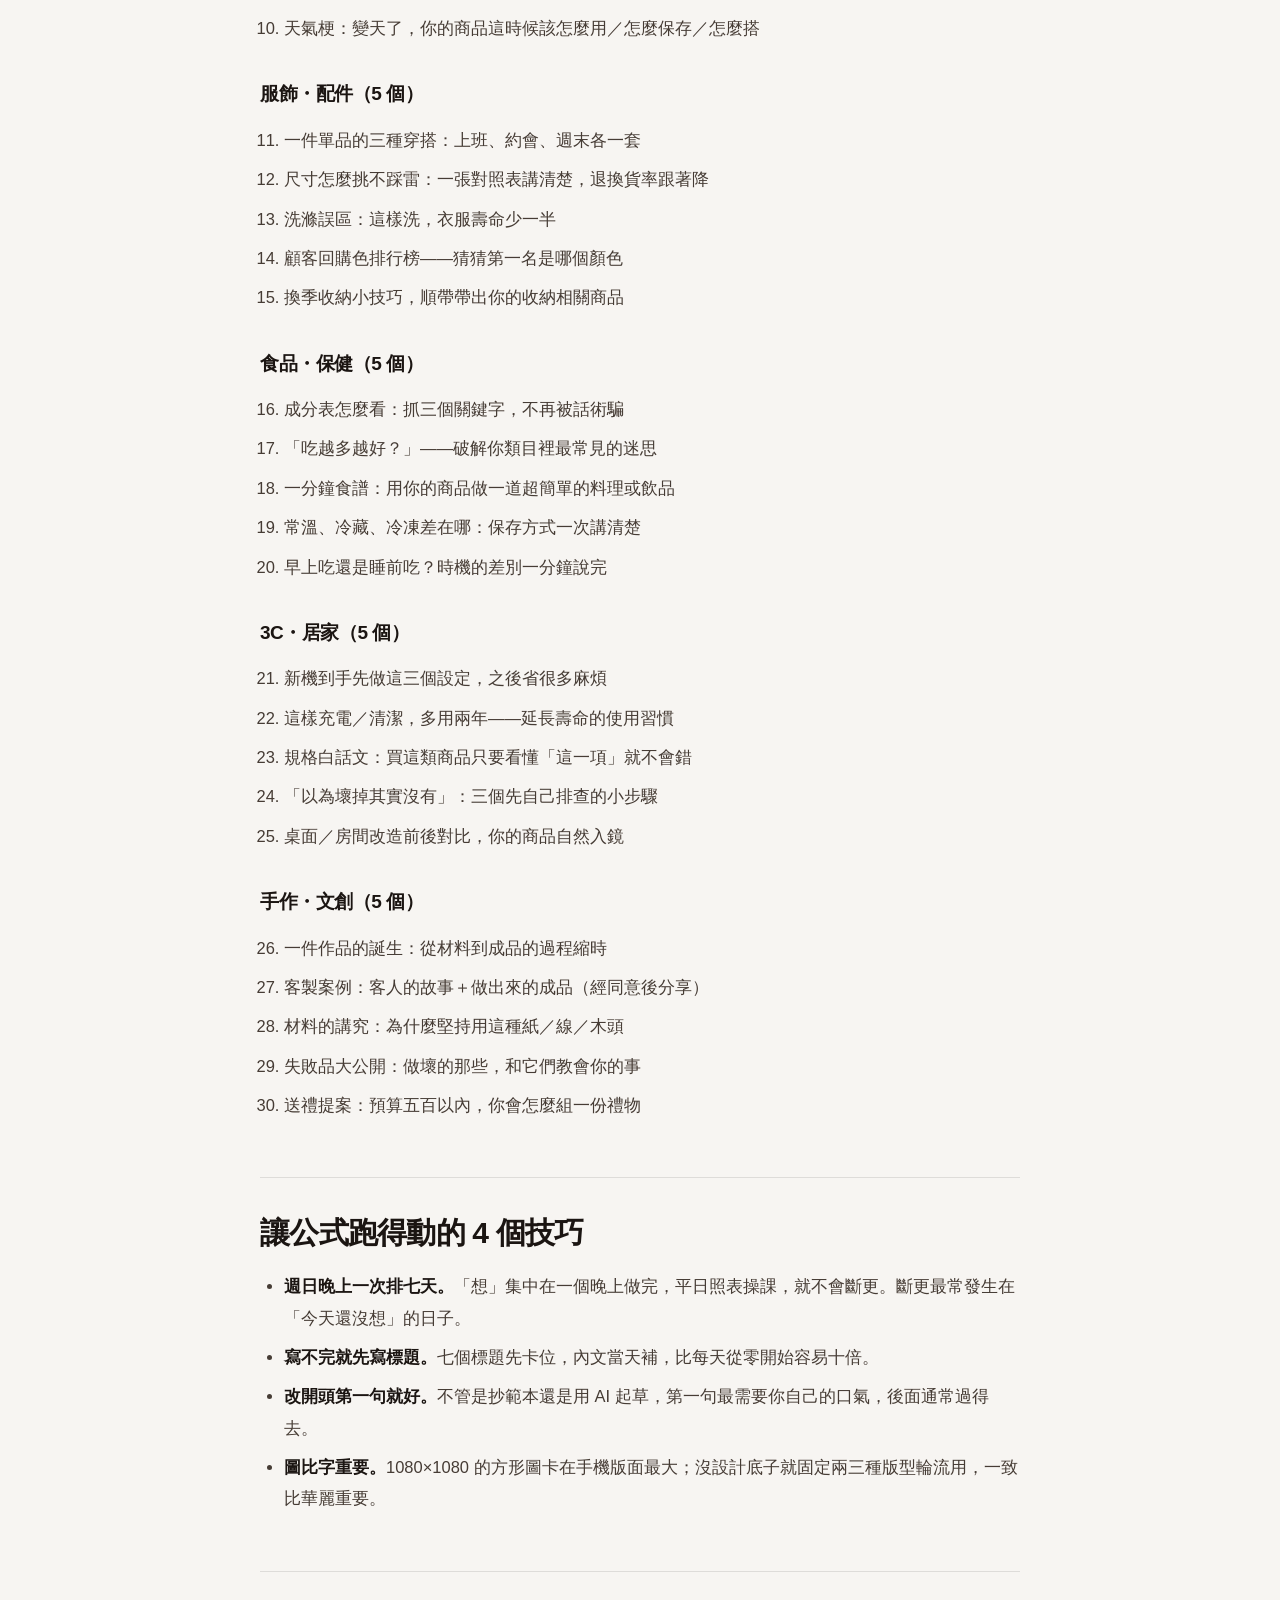
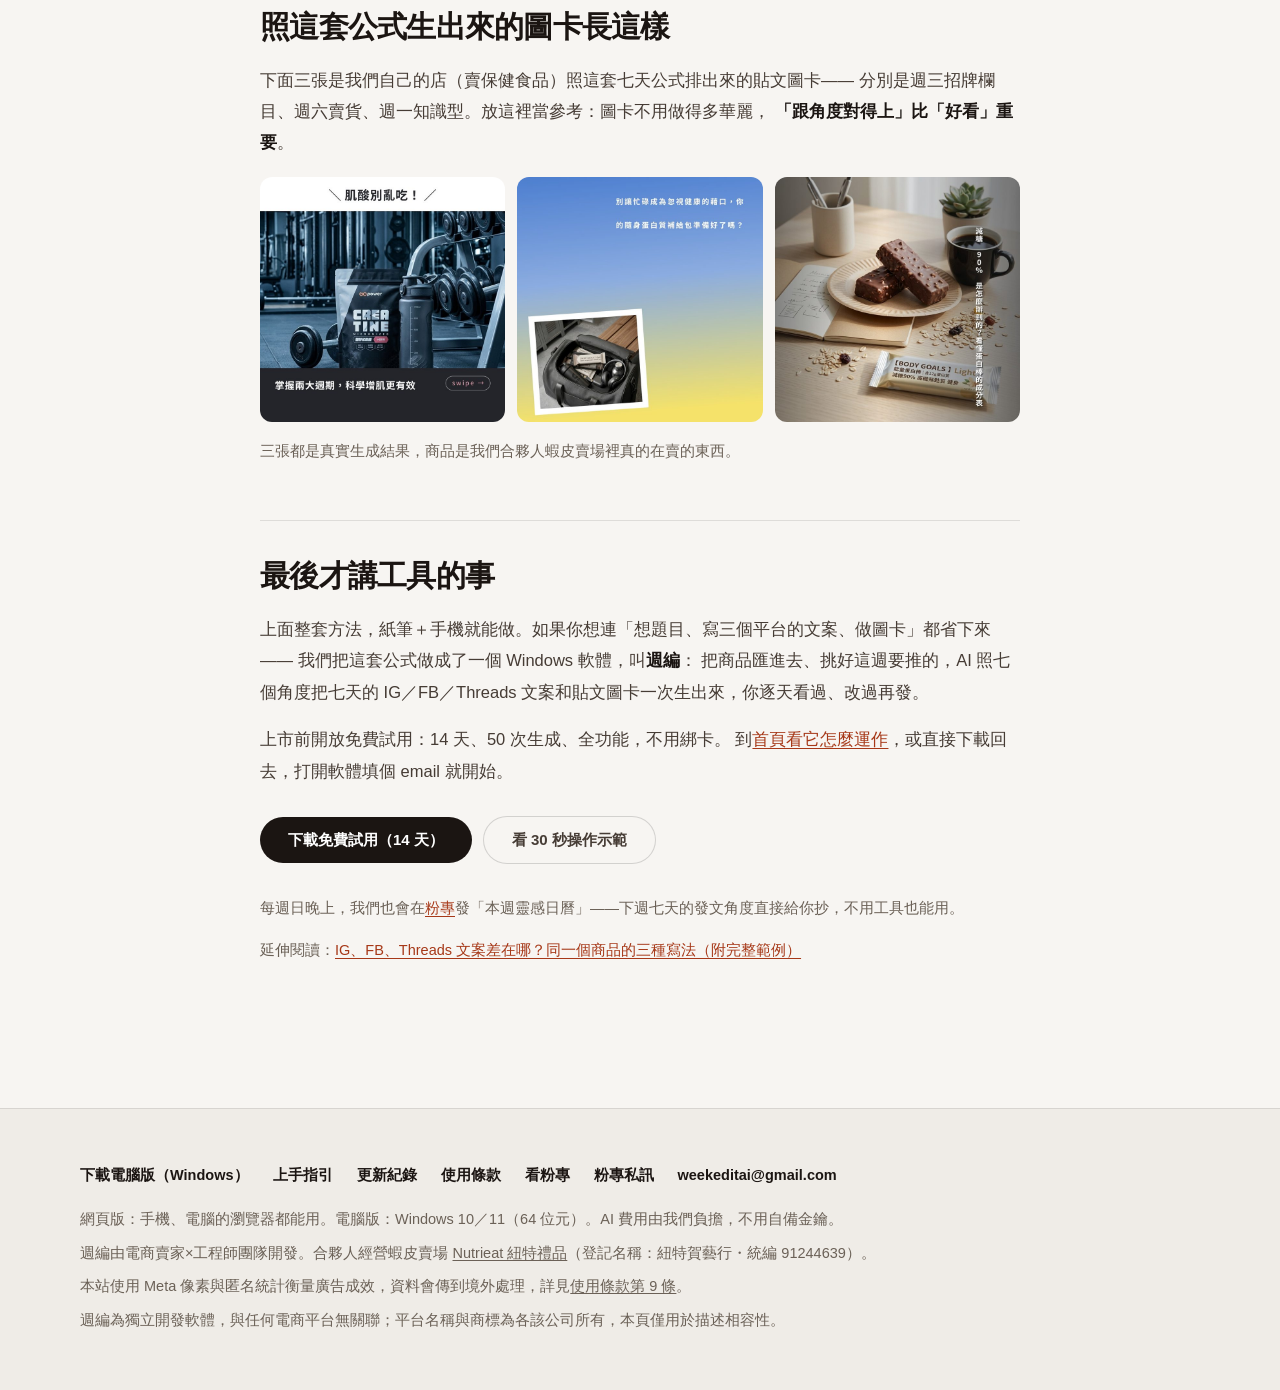
<file: post-ideas.html>
<!doctype html>
<html lang="zh-Hant-TW">
  <head>
    <meta charset="utf-8" />
    <meta name="viewport" content="width=device-width, initial-scale=1" />
    <title>蝦皮賣家的 IG／FB 要發什麼？一週 7 天貼文公式＋30 個發文靈感 — 週編</title>
    <meta
      name="description"
      content="不知道這週要發什麼？給蝦皮與電商賣家的一週 7 天貼文公式（知識、互動、賣貨怎麼排），加上 30 個照抄就能用的發文題目，附真實生成的貼文圖卡範例。不用任何工具也能照做。"
    />
    <meta property="og:title" content="蝦皮賣家的 IG／FB 要發什麼？一週 7 天貼文公式＋30 個發文靈感" />
    <meta
      property="og:description"
      content="一週 7 天各發什麼角度、30 個照抄就能用的題目，附真實圖卡範例。給每次打開發文框都卡住的賣家。"
    />
    <meta property="og:type" content="article" />
    <meta property="og:image" content="https://weekedit.tw/assets/og-cover.jpg" />
    <meta property="og:image:width" content="1200" />
    <meta property="og:image:height" content="630" />
    <link rel="canonical" href="https://weekedit.tw/post-ideas.html" />
    <meta property="og:url" content="https://weekedit.tw/post-ideas.html" />
    <meta property="og:site_name" content="週編" />
    <meta property="og:locale" content="zh_TW" />
    <meta name="twitter:card" content="summary_large_image" />
    <link rel="icon" href="assets/icon.png" />
    <link rel="apple-touch-icon" href="assets/icon-180.png" />
    <script type="application/ld+json">
      {
        "@context": "https://schema.org",
        "@type": "Article",
        "headline": "蝦皮賣家的 IG／FB 要發什麼？一週 7 天貼文公式＋30 個發文靈感",
        "description": "給蝦皮與電商賣家的一週 7 天貼文公式與 30 個發文題目，附真實生成的貼文圖卡範例。",
        "image": "https://weekedit.tw/assets/og-cover.jpg",
        "author": { "@type": "Organization", "name": "週編" },
        "publisher": { "@type": "Organization", "name": "週編", "url": "https://weekedit.tw/" },
        "datePublished": "2026-08-04",
        "mainEntityOfPage": "https://weekedit.tw/post-ideas.html",
        "inLanguage": "zh-Hant-TW"
      }
    </script>
    <!-- Meta 像素（資料集 2123016445281430）：衡量廣告成效用。
         ❗它會寫 Cookie 並把瀏覽行為送給 Meta，跟無 Cookie 的 GoatCounter 不同——
         terms.html 第 9 條「本網站」那段有揭露，改這裡要同步改那裡。 -->
    <script>
      !(function (f, b, e, v, n, t, s) {
        if (f.fbq) return
        n = f.fbq = function () {
          n.callMethod ? n.callMethod.apply(n, arguments) : n.queue.push(arguments)
        }
        if (!f._fbq) f._fbq = n
        n.push = n
        n.loaded = !0
        n.version = '2.0'
        n.queue = []
        t = b.createElement(e)
        t.async = !0
        t.src = v
        s = b.getElementsByTagName(e)[0]
        s.parentNode.insertBefore(t, s)
      })(window, document, 'script', 'https://connect.facebook.net/en_US/fbevents.js')
      // 兩顆 pixel 是刻意的：281430「官網」建在企業管理平台「施昶安」底下（網域驗證也在那），
      // 214469「週編官網」則是舊廣告帳號（有扣款紀錄那個）唯一拿得到的資料集。兩顆都 init，
      // 後面的 track 會同時送到兩邊，所以廣告不管用哪個帳號投都收得到轉換。
      fbq('init', '2123016445281430')
      fbq('init', '1583026953214469')
      fbq('track', 'PageView')
    </script>
    
    <!-- 這裡本來有一段事件委派：只要點到 `data-goatcounter-click="dl-…"` 的下載鈕，
         就對 Meta 送一顆 `Lead`。**2026-09-08 店主裁定整段拿掉。**

         現在 Meta 的 `Lead` 唯一的來源是登入完成——`content_name:'web-login'`，
         由 `site-next/src/components/LoginGate.tsx` 送出。理由：「留 email 登入」
         比「隨手點一下下載」強得多，混在同一顆 `Lead` 裡會讓 Meta 拿弱訊號去找人
         （跟 2026-09-02 店主裁定拿掉手機那半邊是同一種問題）。

         ❗**下載鈕本身一個字都沒動**：`data-goatcounter-click="dl-…"` 屬性全部保留，
         GoatCounter 的 `count.js` 自己會綁上去，「有幾個人點下載鈕」這個數字我們
         自己照樣看得到——拿掉的只是「對 Meta 說那句話」。

         ❗**廣告後台的 `Lead` 數字會從這批上線那天起斷層，不能跟之前的直接比**：
         之前的 `Lead` ＝電腦版點下載鈕，之後的 `Lead` ＝留 email 登入。看成效數字
         忽然變少不代表投放變差，是統計口徑換了，別誤判。

         ❗舊版這段註解提過手機那半邊完成「留 email 寄安裝連結」後，會自己送一顆
         對應的 `Lead`（帶另一個 content_name）——那條路已經隨計畫 5a Task 3 整條
         拿掉，這顆事件不存在了。但手機那半邊沒有出現過「`Lead` 掛零」的空窗：
         官網從 Task 3 到這次修改之間一次都沒有部署過，兩個改動是同一天一起上線
         的——手機那半邊是直接從那顆事件換成登入完成送出的 `Lead`
         （`content_name:'web-login'`），中間沒有斷過。 -->
    <script type="module" crossorigin src="/assets/post-ideas-BQ5e-JjN.js"></script>
    <link rel="modulepreload" crossorigin href="/assets/app-xiFb9Q6J.js">
    <link rel="modulepreload" crossorigin href="/assets/DocPage-ComUZQ0Q.js">
    <link rel="stylesheet" crossorigin href="/assets/app-_zVdvPiG.css">
  </head>
  <body>
    <noscript
      ><img
        height="1"
        width="1"
        style="display: none"
        src="https://www.facebook.com/tr?id=2123016445281430&ev=PageView&noscript=1"
        alt=""
    /></noscript>
    <div id="root"></div>
    <script data-goatcounter="https://weekedit.goatcounter.com/count" async src="https://gc.zgo.at/count.js"></script>
  </body>
</html>
</file>
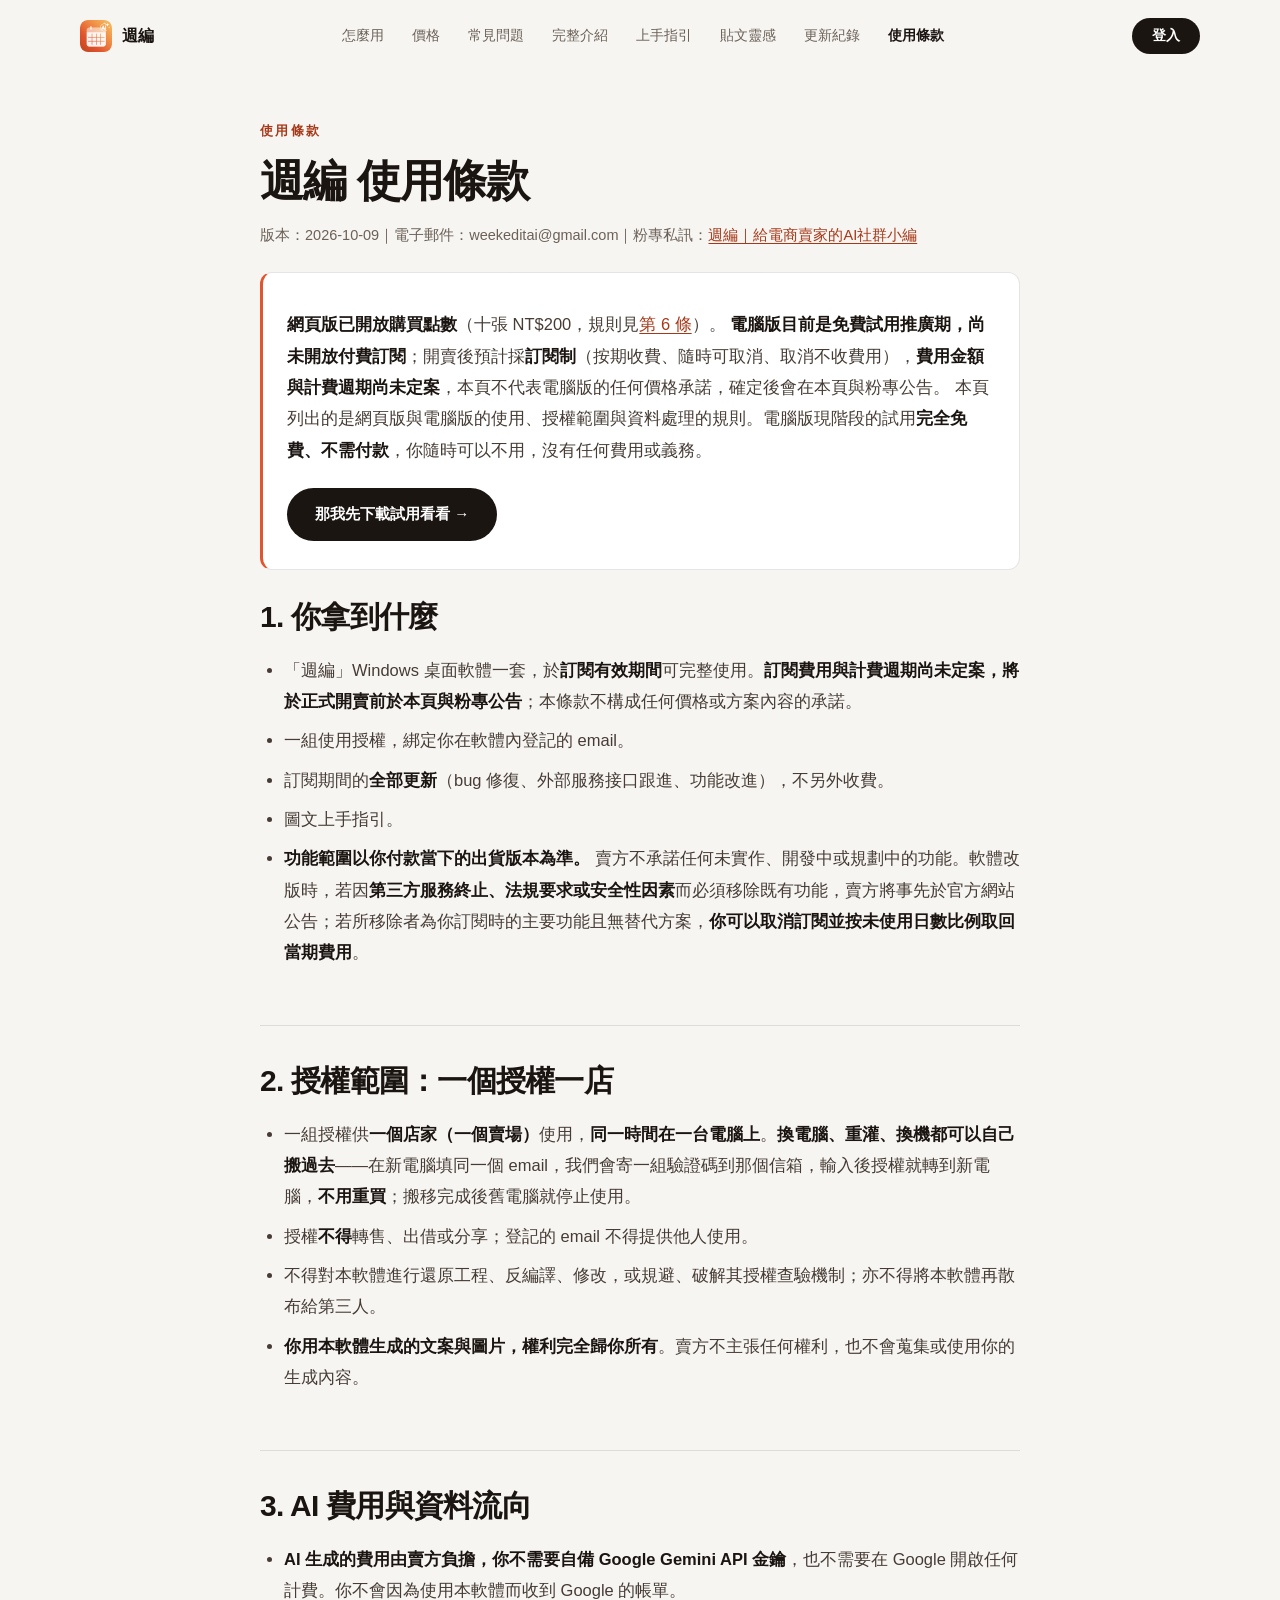
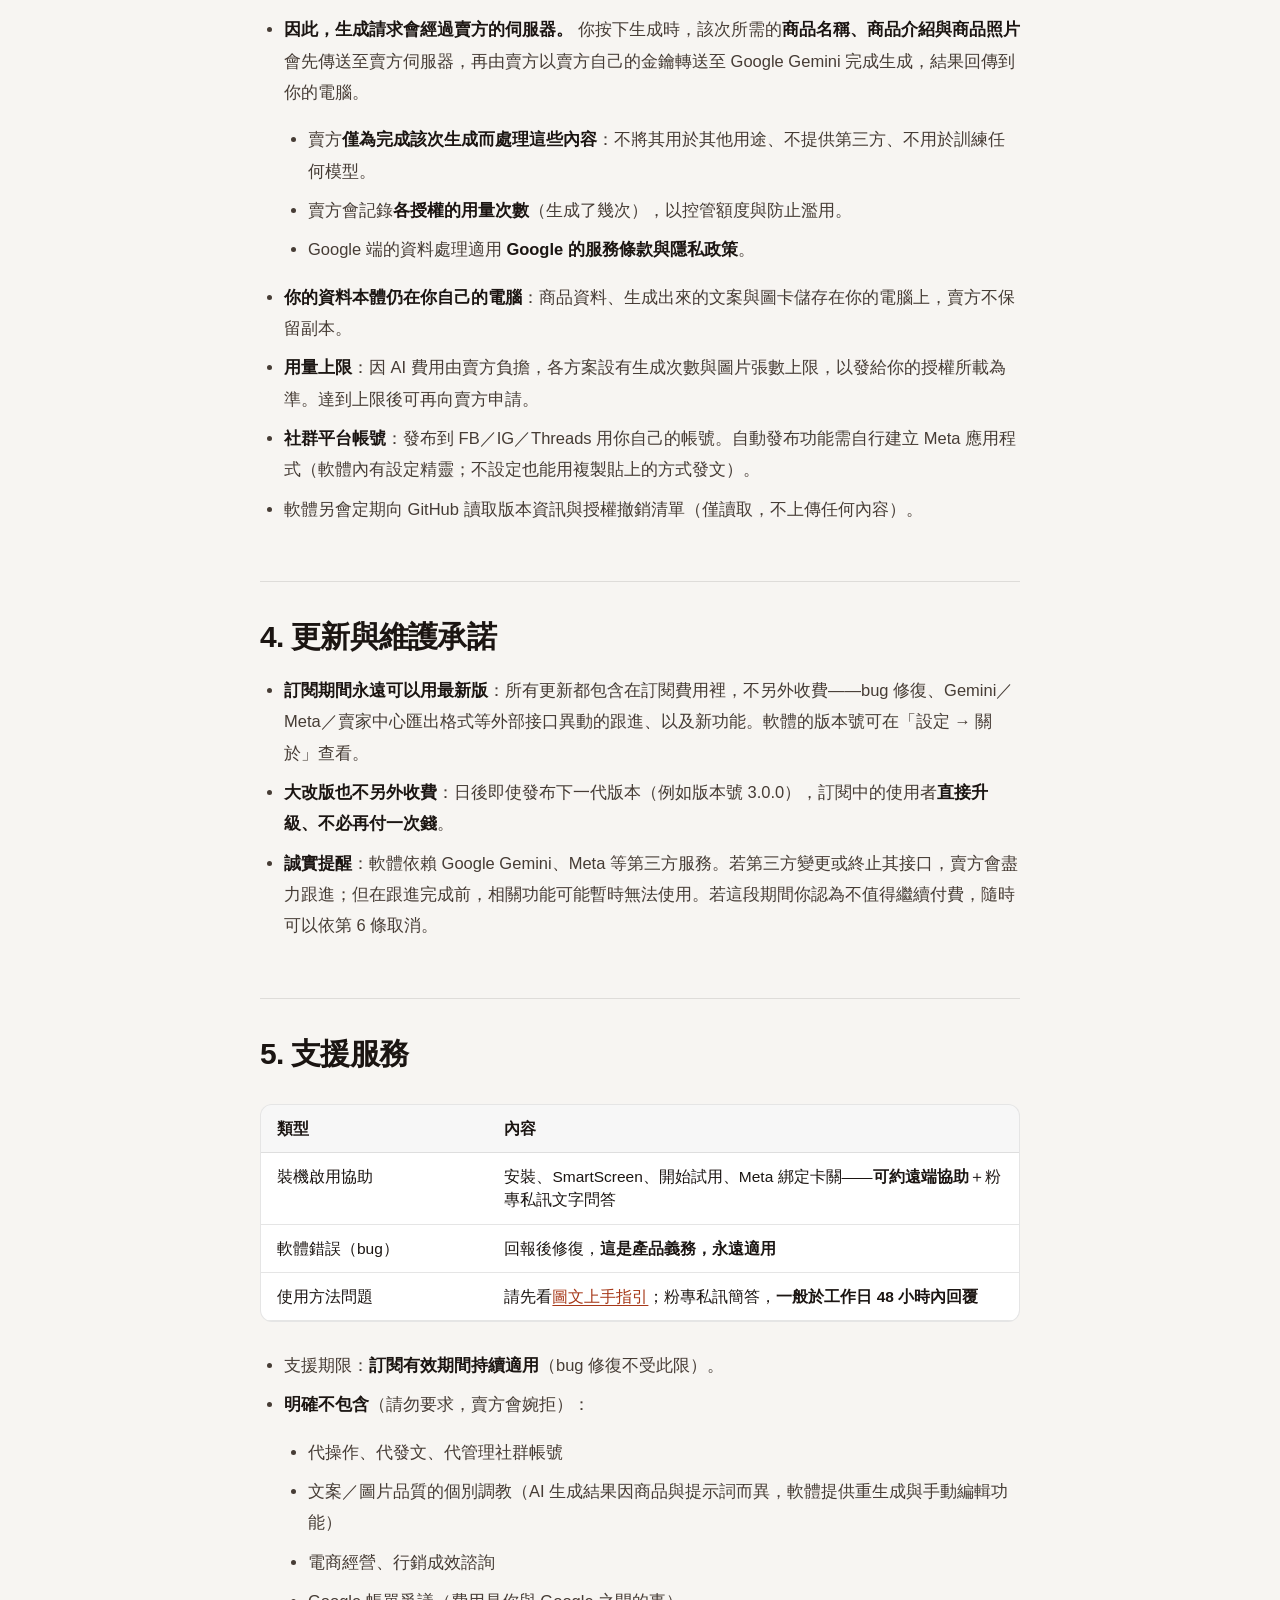
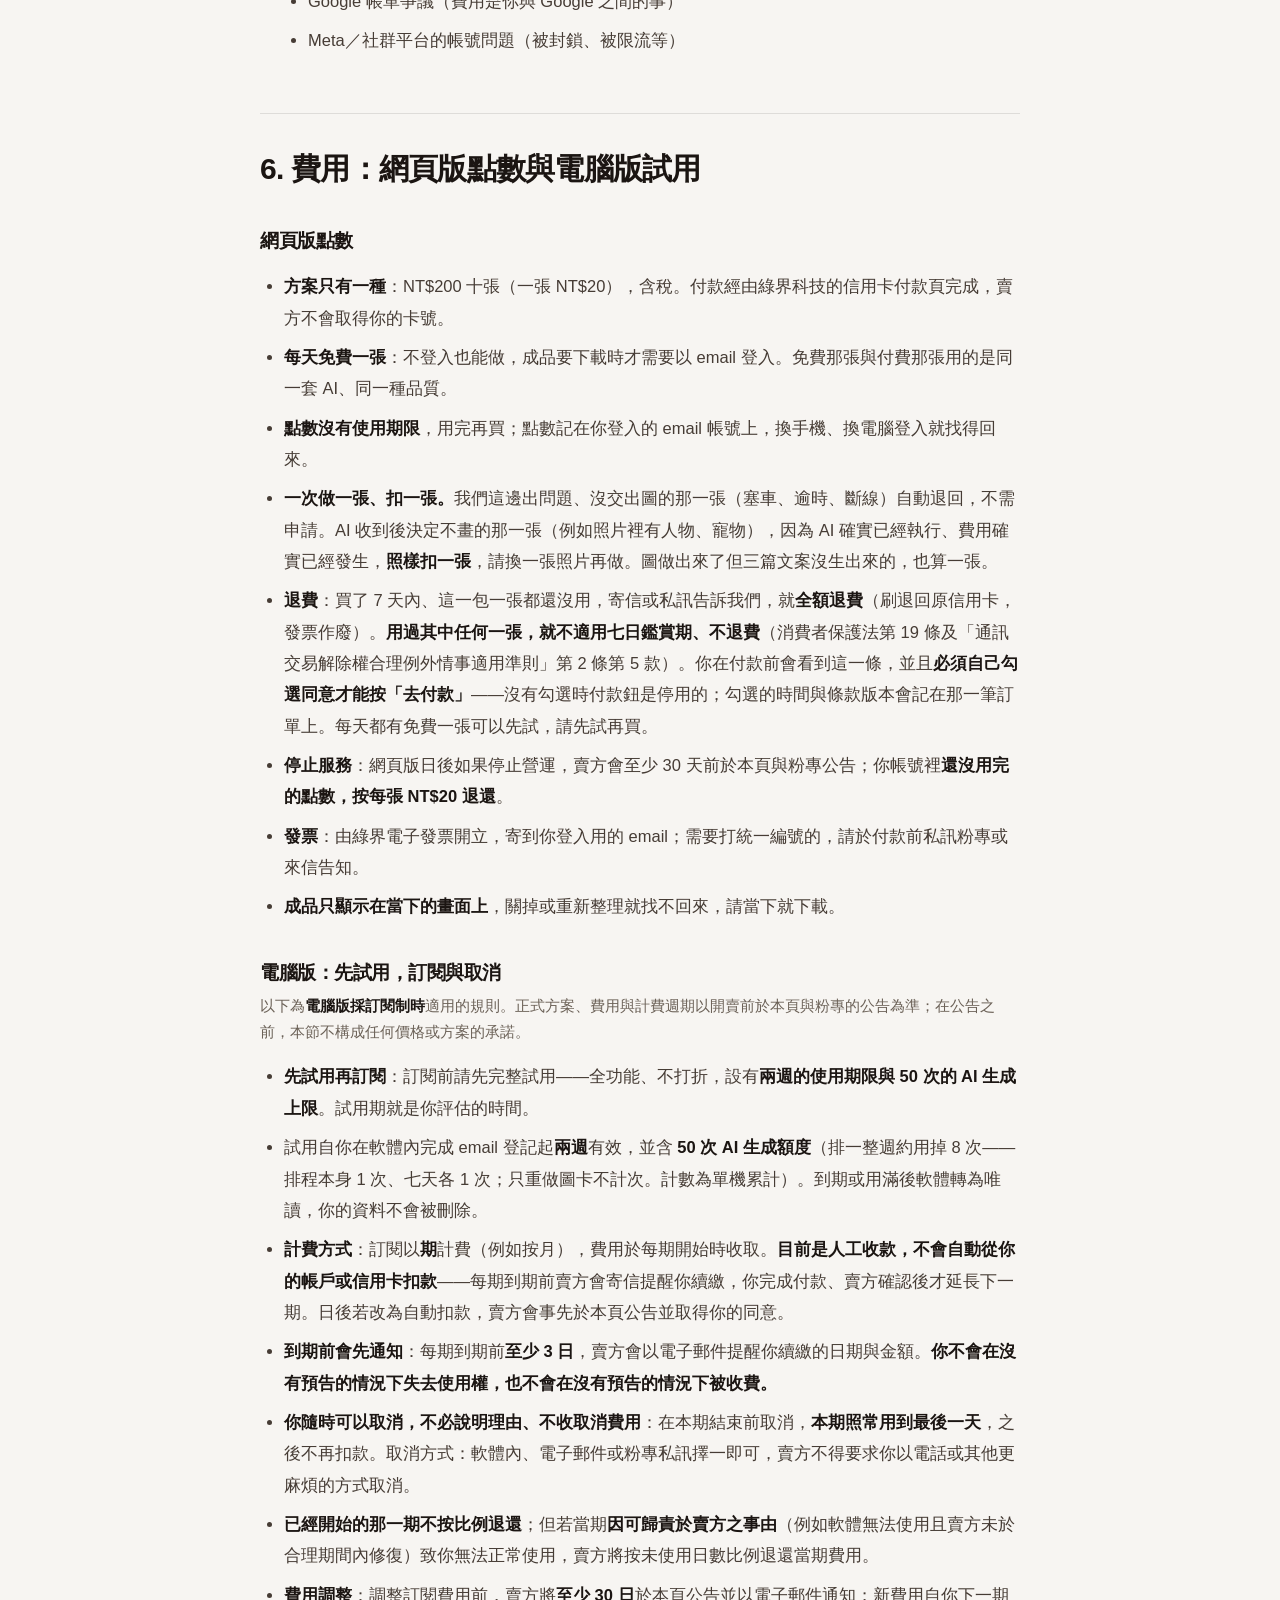
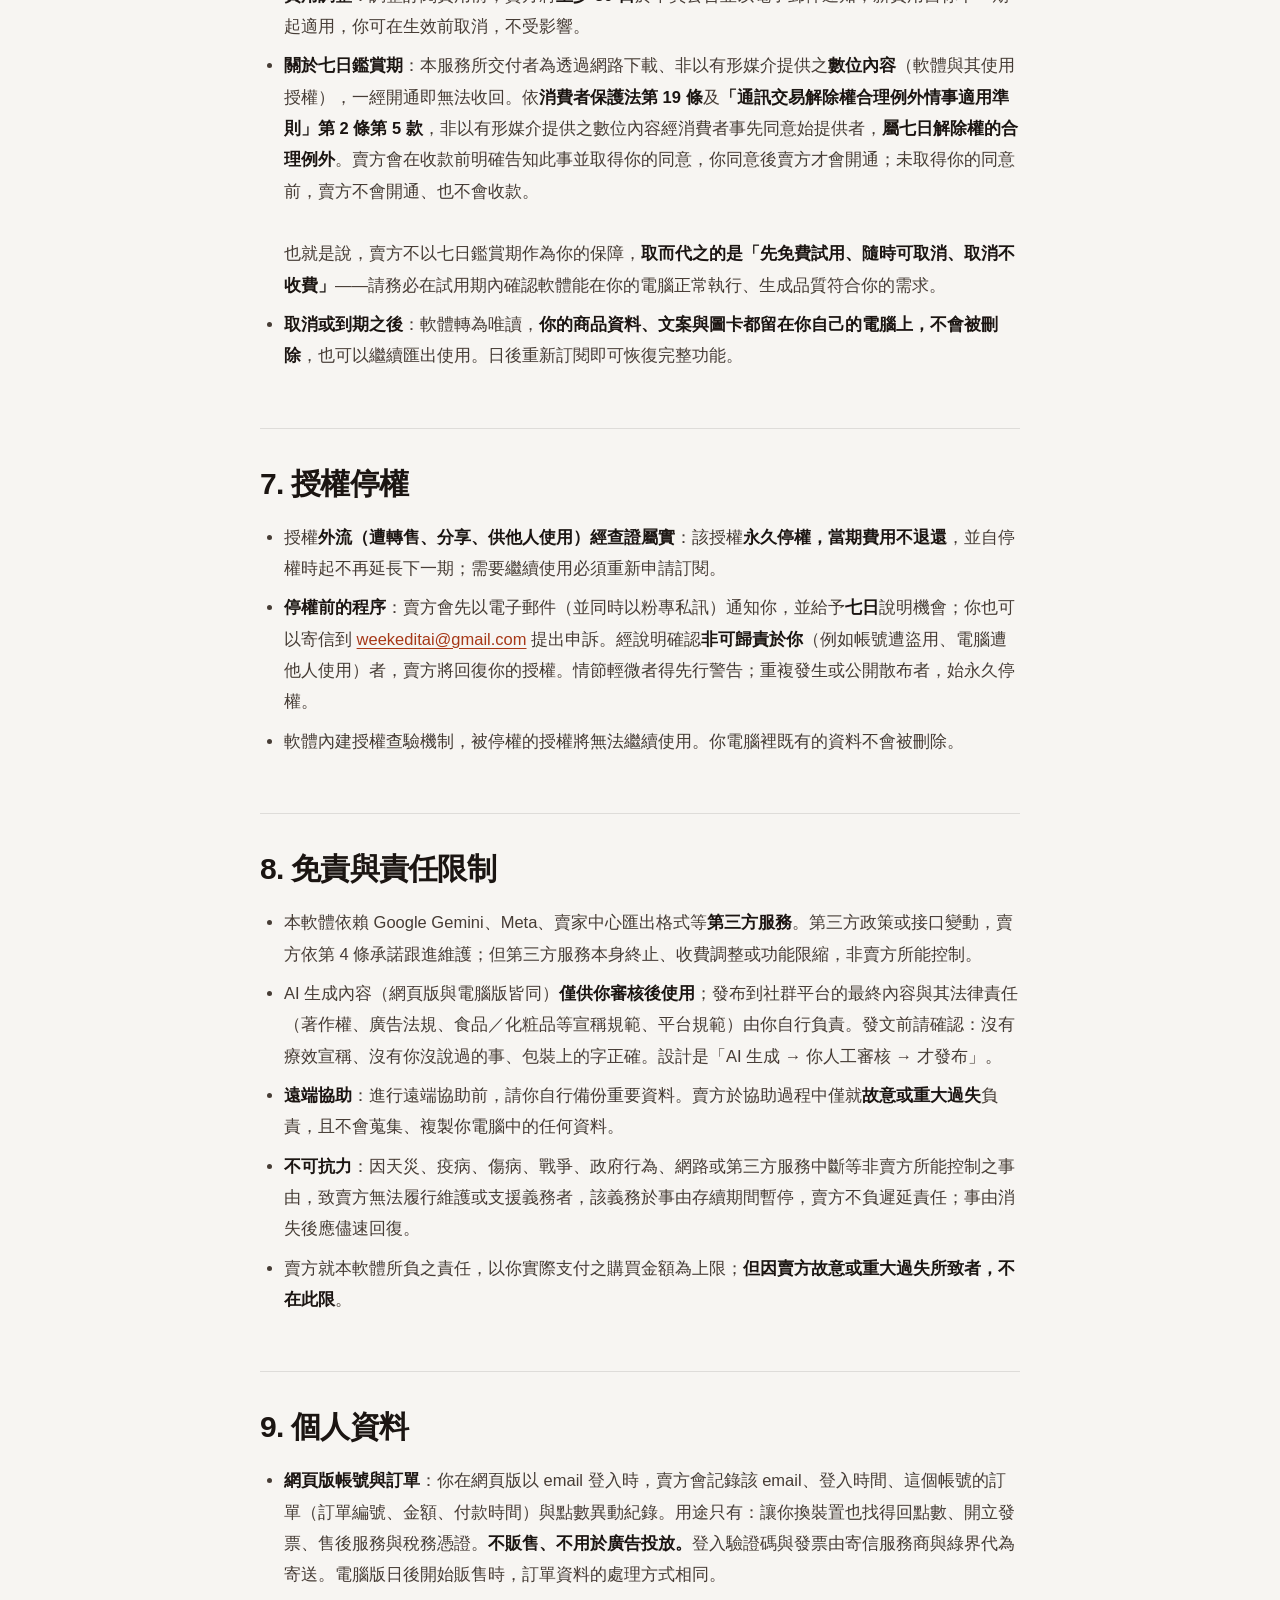
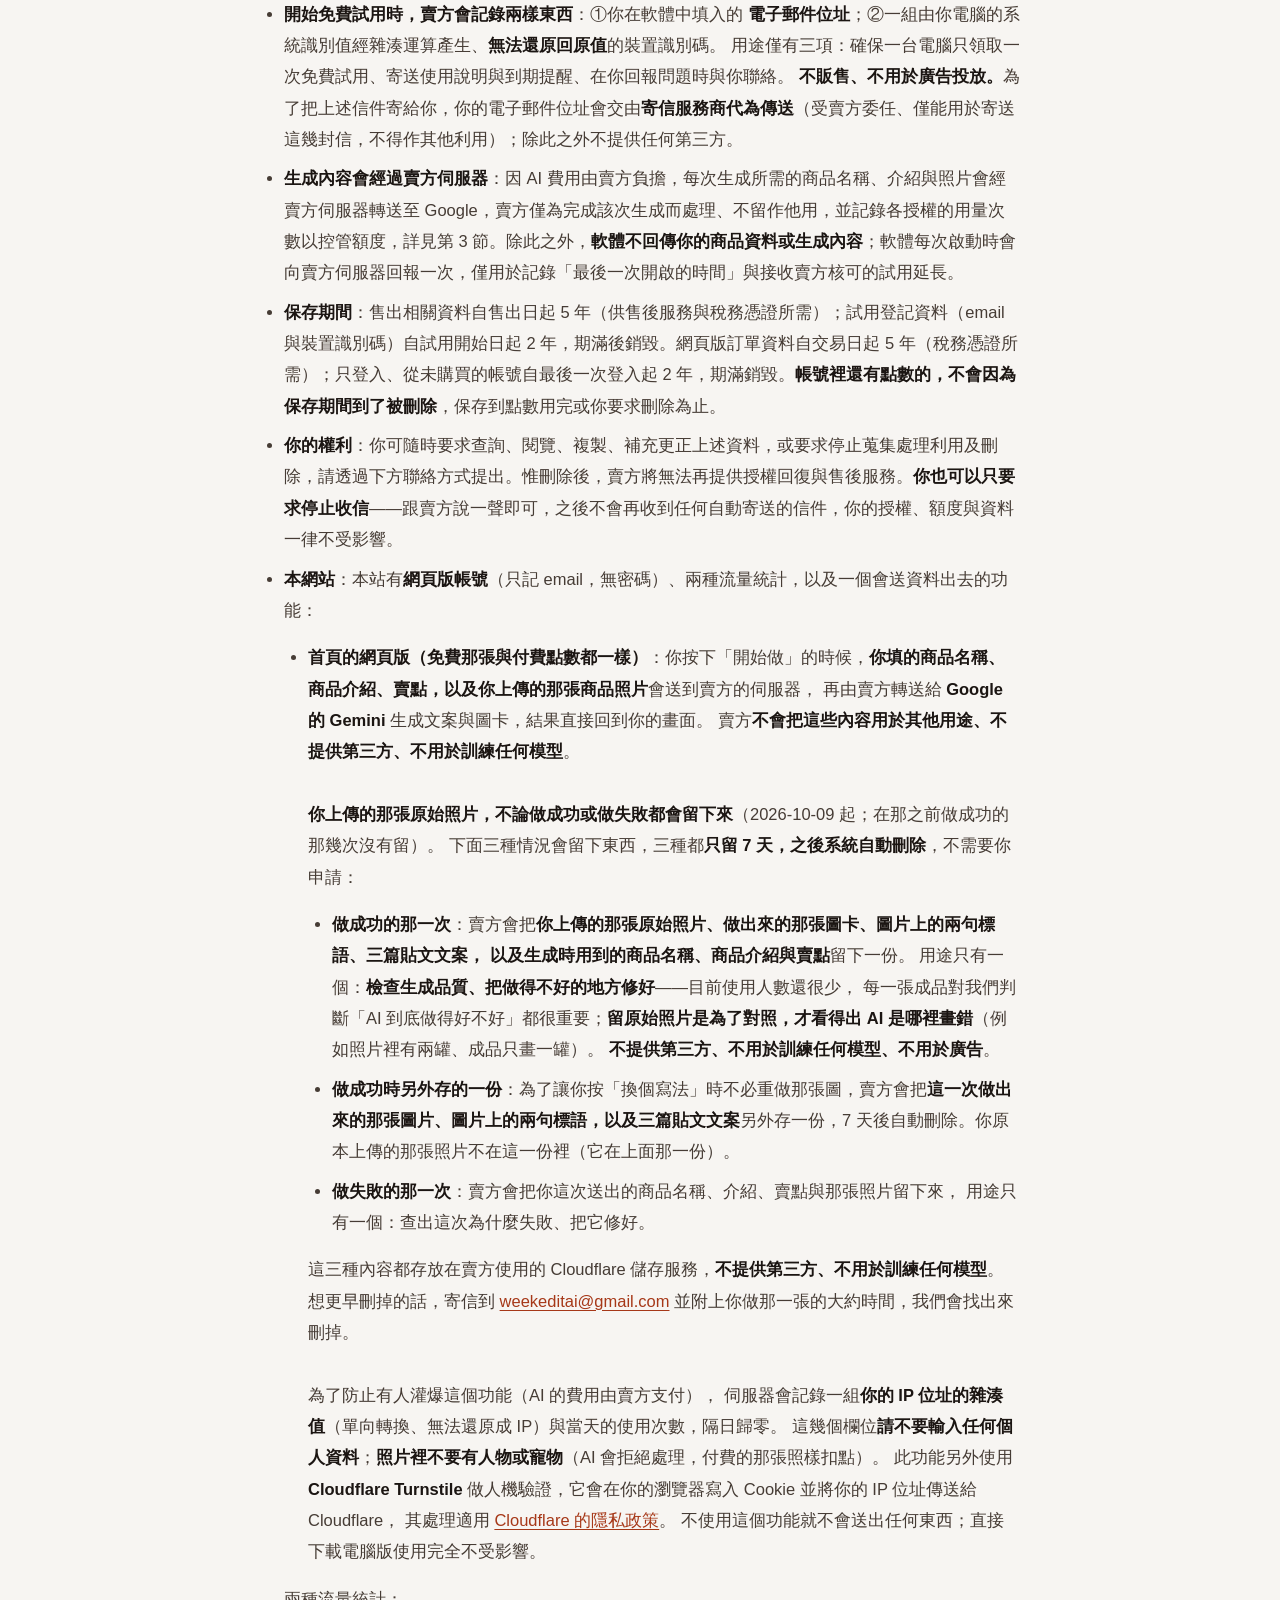
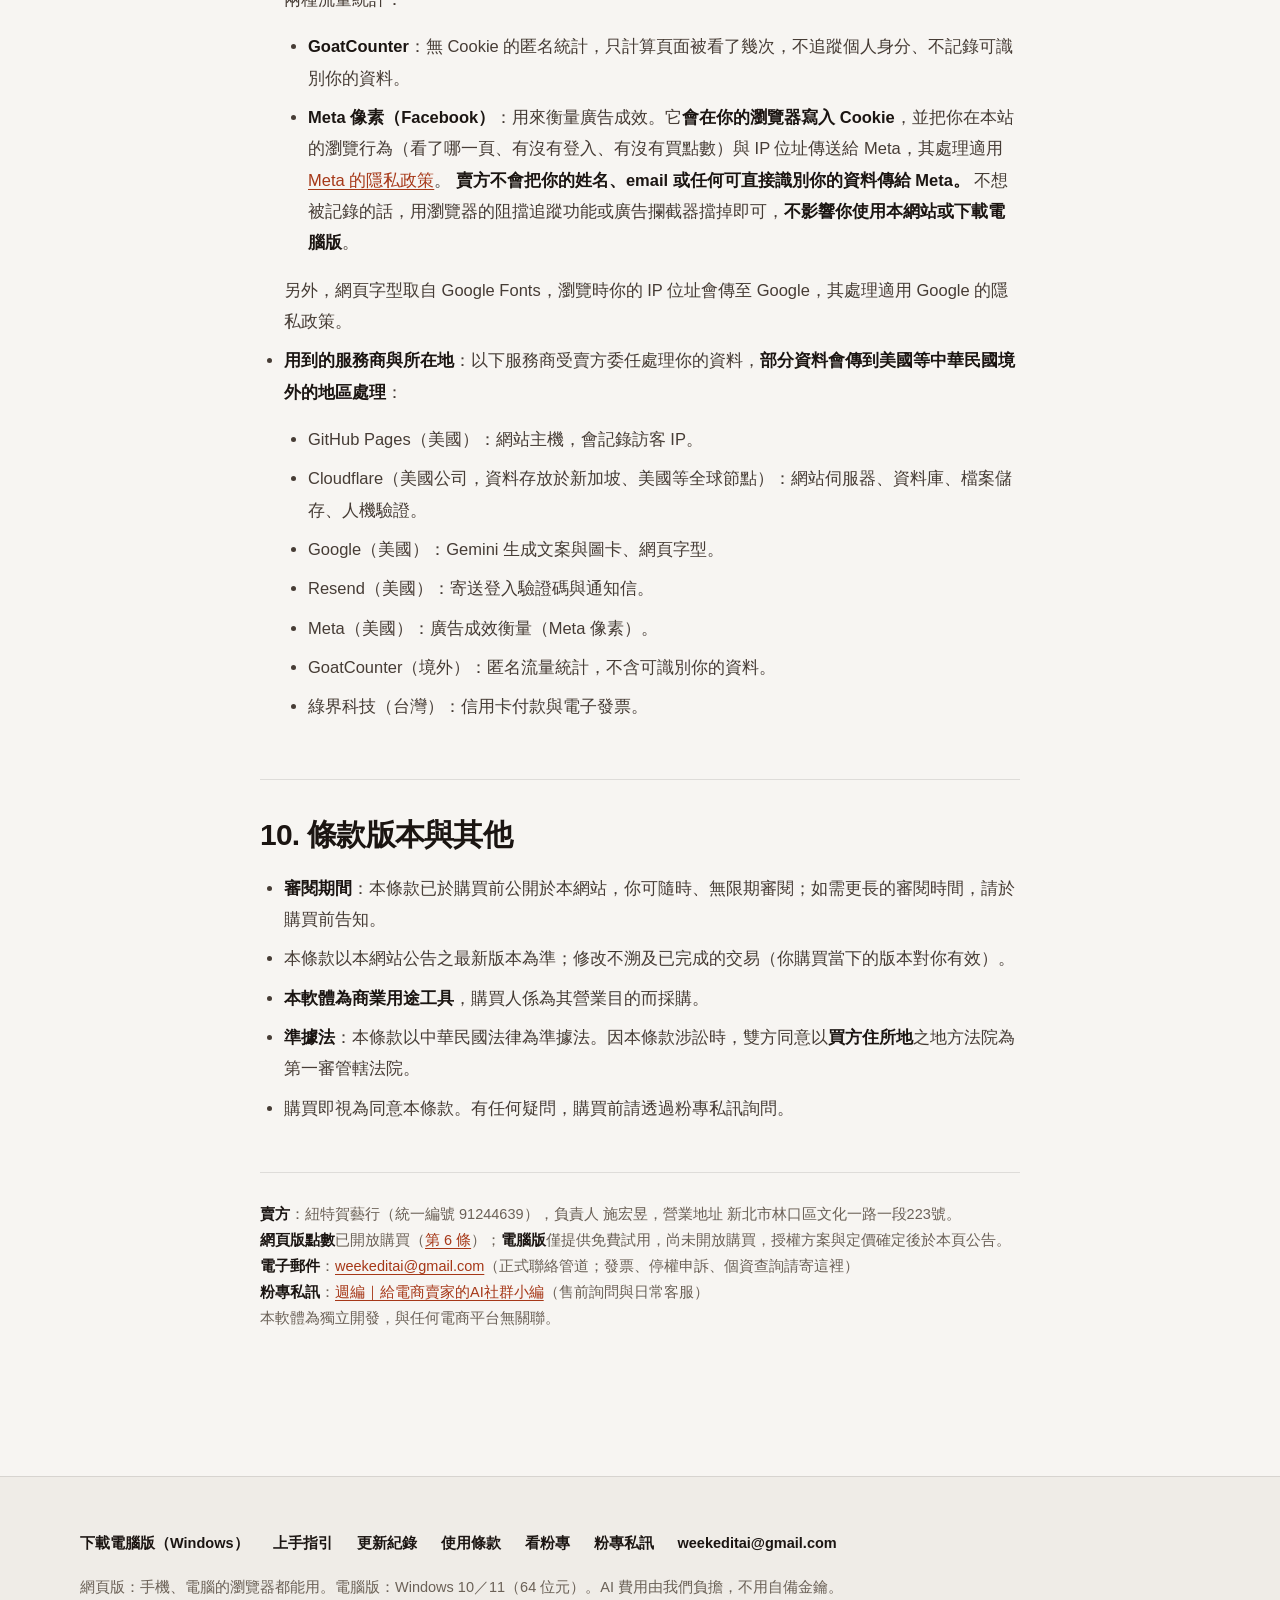
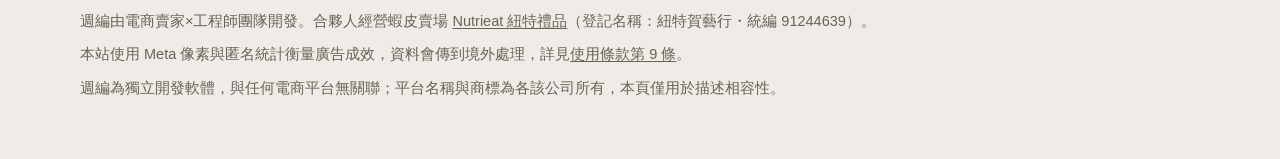
<file: terms.html>
<!doctype html>
<html lang="zh-Hant-TW">
  <head>
    <meta charset="utf-8" />
    <meta name="viewport" content="width=device-width, initial-scale=1" />
    <title>使用條款 — 週編</title>
    <meta name="description" content="週編的使用條款：授權範圍、費用歸屬、更新承諾、支援服務、退費與序號停權規則。" />
    <meta property="og:title" content="使用條款 — 週編" />
    <meta property="og:description" content="週編的使用條款：授權範圍、費用歸屬、更新承諾、支援服務、退費與序號停權規則。" />
    <meta property="og:type" content="article" />
    <meta property="og:image" content="https://weekedit.tw/assets/og-cover.jpg" />
    <meta property="og:image:width" content="1200" />
    <meta property="og:image:height" content="630" />
    <link rel="canonical" href="https://weekedit.tw/terms.html" />
    <meta property="og:url" content="https://weekedit.tw/terms.html" />
    <meta property="og:site_name" content="週編" />
    <meta property="og:locale" content="zh_TW" />
    <meta name="twitter:card" content="summary_large_image" />
    <link rel="icon" href="assets/icon.png" />
    <link rel="apple-touch-icon" href="assets/icon-180.png" />
    <!-- Meta 像素（資料集 2123016445281430）：衡量廣告成效用。
         ❗它會寫 Cookie 並把瀏覽行為送給 Meta，跟無 Cookie 的 GoatCounter 不同——
         terms.html 第 9 條「本網站」那段有揭露，改這裡要同步改那裡。 -->
    <script>
      !(function (f, b, e, v, n, t, s) {
        if (f.fbq) return
        n = f.fbq = function () {
          n.callMethod ? n.callMethod.apply(n, arguments) : n.queue.push(arguments)
        }
        if (!f._fbq) f._fbq = n
        n.push = n
        n.loaded = !0
        n.version = '2.0'
        n.queue = []
        t = b.createElement(e)
        t.async = !0
        t.src = v
        s = b.getElementsByTagName(e)[0]
        s.parentNode.insertBefore(t, s)
      })(window, document, 'script', 'https://connect.facebook.net/en_US/fbevents.js')
      // 兩顆 pixel 是刻意的：281430「官網」建在企業管理平台「施昶安」底下（網域驗證也在那），
      // 214469「週編官網」則是舊廣告帳號（有扣款紀錄那個）唯一拿得到的資料集。兩顆都 init，
      // 後面的 track 會同時送到兩邊，所以廣告不管用哪個帳號投都收得到轉換。
      fbq('init', '2123016445281430')
      fbq('init', '1583026953214469')
      fbq('track', 'PageView')
    </script>
    
    <!-- 這裡本來有一段事件委派：只要點到 `data-goatcounter-click="dl-…"` 的下載鈕，
         就對 Meta 送一顆 `Lead`。**2026-09-08 店主裁定整段拿掉。**

         現在 Meta 的 `Lead` 唯一的來源是登入完成——`content_name:'web-login'`，
         由 `site-next/src/components/LoginGate.tsx` 送出。理由：「留 email 登入」
         比「隨手點一下下載」強得多，混在同一顆 `Lead` 裡會讓 Meta 拿弱訊號去找人
         （跟 2026-09-02 店主裁定拿掉手機那半邊是同一種問題）。

         ❗**下載鈕本身一個字都沒動**：`data-goatcounter-click="dl-…"` 屬性全部保留，
         GoatCounter 的 `count.js` 自己會綁上去，「有幾個人點下載鈕」這個數字我們
         自己照樣看得到——拿掉的只是「對 Meta 說那句話」。

         ❗**廣告後台的 `Lead` 數字會從這批上線那天起斷層，不能跟之前的直接比**：
         之前的 `Lead` ＝電腦版點下載鈕，之後的 `Lead` ＝留 email 登入。看成效數字
         忽然變少不代表投放變差，是統計口徑換了，別誤判。

         ❗舊版這段註解提過手機那半邊完成「留 email 寄安裝連結」後，會自己送一顆
         對應的 `Lead`（帶另一個 content_name）——那條路已經隨計畫 5a Task 3 整條
         拿掉，這顆事件不存在了。但手機那半邊沒有出現過「`Lead` 掛零」的空窗：
         官網從 Task 3 到這次修改之間一次都沒有部署過，兩個改動是同一天一起上線
         的——手機那半邊是直接從那顆事件換成登入完成送出的 `Lead`
         （`content_name:'web-login'`），中間沒有斷過。 -->
    <script type="module" crossorigin src="/assets/terms-DjyyWQbz.js"></script>
    <link rel="modulepreload" crossorigin href="/assets/app-xiFb9Q6J.js">
    <link rel="modulepreload" crossorigin href="/assets/DocPage-ComUZQ0Q.js">
    <link rel="stylesheet" crossorigin href="/assets/app-_zVdvPiG.css">
  </head>
  <body>
    <noscript
      ><img
        height="1"
        width="1"
        style="display: none"
        src="https://www.facebook.com/tr?id=2123016445281430&ev=PageView&noscript=1"
        alt=""
    /></noscript>
    <div id="root"></div>
    <script data-goatcounter="https://weekedit.goatcounter.com/count" async src="https://gc.zgo.at/count.js"></script>
  </body>
</html>
</file>
<file: assets/app-_zVdvPiG.css>
*,:before,:after{--tw-border-spacing-x: 0;--tw-border-spacing-y: 0;--tw-translate-x: 0;--tw-translate-y: 0;--tw-rotate: 0;--tw-skew-x: 0;--tw-skew-y: 0;--tw-scale-x: 1;--tw-scale-y: 1;--tw-pan-x: ;--tw-pan-y: ;--tw-pinch-zoom: ;--tw-scroll-snap-strictness: proximity;--tw-gradient-from-position: ;--tw-gradient-via-position: ;--tw-gradient-to-position: ;--tw-ordinal: ;--tw-slashed-zero: ;--tw-numeric-figure: ;--tw-numeric-spacing: ;--tw-numeric-fraction: ;--tw-ring-inset: ;--tw-ring-offset-width: 0px;--tw-ring-offset-color: #fff;--tw-ring-color: rgb(59 130 246 / .5);--tw-ring-offset-shadow: 0 0 #0000;--tw-ring-shadow: 0 0 #0000;--tw-shadow: 0 0 #0000;--tw-shadow-colored: 0 0 #0000;--tw-blur: ;--tw-brightness: ;--tw-contrast: ;--tw-grayscale: ;--tw-hue-rotate: ;--tw-invert: ;--tw-saturate: ;--tw-sepia: ;--tw-drop-shadow: ;--tw-backdrop-blur: ;--tw-backdrop-brightness: ;--tw-backdrop-contrast: ;--tw-backdrop-grayscale: ;--tw-backdrop-hue-rotate: ;--tw-backdrop-invert: ;--tw-backdrop-opacity: ;--tw-backdrop-saturate: ;--tw-backdrop-sepia: ;--tw-contain-size: ;--tw-contain-layout: ;--tw-contain-paint: ;--tw-contain-style: }::backdrop{--tw-border-spacing-x: 0;--tw-border-spacing-y: 0;--tw-translate-x: 0;--tw-translate-y: 0;--tw-rotate: 0;--tw-skew-x: 0;--tw-skew-y: 0;--tw-scale-x: 1;--tw-scale-y: 1;--tw-pan-x: ;--tw-pan-y: ;--tw-pinch-zoom: ;--tw-scroll-snap-strictness: proximity;--tw-gradient-from-position: ;--tw-gradient-via-position: ;--tw-gradient-to-position: ;--tw-ordinal: ;--tw-slashed-zero: ;--tw-numeric-figure: ;--tw-numeric-spacing: ;--tw-numeric-fraction: ;--tw-ring-inset: ;--tw-ring-offset-width: 0px;--tw-ring-offset-color: #fff;--tw-ring-color: rgb(59 130 246 / .5);--tw-ring-offset-shadow: 0 0 #0000;--tw-ring-shadow: 0 0 #0000;--tw-shadow: 0 0 #0000;--tw-shadow-colored: 0 0 #0000;--tw-blur: ;--tw-brightness: ;--tw-contrast: ;--tw-grayscale: ;--tw-hue-rotate: ;--tw-invert: ;--tw-saturate: ;--tw-sepia: ;--tw-drop-shadow: ;--tw-backdrop-blur: ;--tw-backdrop-brightness: ;--tw-backdrop-contrast: ;--tw-backdrop-grayscale: ;--tw-backdrop-hue-rotate: ;--tw-backdrop-invert: ;--tw-backdrop-opacity: ;--tw-backdrop-saturate: ;--tw-backdrop-sepia: ;--tw-contain-size: ;--tw-contain-layout: ;--tw-contain-paint: ;--tw-contain-style: }*,:before,:after{box-sizing:border-box;border-width:0;border-style:solid;border-color:#e5e7eb}:before,:after{--tw-content: ""}html,:host{line-height:1.5;-webkit-text-size-adjust:100%;-moz-tab-size:4;-o-tab-size:4;tab-size:4;font-family:-apple-system,BlinkMacSystemFont,PingFang TC,Noto Sans TC,Microsoft JhengHei,Helvetica Neue,Helvetica,Arial,sans-serif;font-feature-settings:normal;font-variation-settings:normal;-webkit-tap-highlight-color:transparent}body{margin:0;line-height:inherit}hr{height:0;color:inherit;border-top-width:1px}abbr:where([title]){-webkit-text-decoration:underline dotted;text-decoration:underline dotted}h1,h2,h3,h4,h5,h6{font-size:inherit;font-weight:inherit}a{color:inherit;text-decoration:inherit}b,strong{font-weight:bolder}code,kbd,samp,pre{font-family:ui-monospace,SFMono-Regular,Menlo,Monaco,Consolas,Liberation Mono,Courier New,monospace;font-feature-settings:normal;font-variation-settings:normal;font-size:1em}small{font-size:80%}sub,sup{font-size:75%;line-height:0;position:relative;vertical-align:baseline}sub{bottom:-.25em}sup{top:-.5em}table{text-indent:0;border-color:inherit;border-collapse:collapse}button,input,optgroup,select,textarea{font-family:inherit;font-feature-settings:inherit;font-variation-settings:inherit;font-size:100%;font-weight:inherit;line-height:inherit;letter-spacing:inherit;color:inherit;margin:0;padding:0}button,select{text-transform:none}button,input:where([type=button]),input:where([type=reset]),input:where([type=submit]){-webkit-appearance:button;background-color:transparent;background-image:none}:-moz-focusring{outline:auto}:-moz-ui-invalid{box-shadow:none}progress{vertical-align:baseline}::-webkit-inner-spin-button,::-webkit-outer-spin-button{height:auto}[type=search]{-webkit-appearance:textfield;outline-offset:-2px}::-webkit-search-decoration{-webkit-appearance:none}::-webkit-file-upload-button{-webkit-appearance:button;font:inherit}summary{display:list-item}blockquote,dl,dd,h1,h2,h3,h4,h5,h6,hr,figure,p,pre{margin:0}fieldset{margin:0;padding:0}legend{padding:0}ol,ul,menu{list-style:none;margin:0;padding:0}dialog{padding:0}textarea{resize:vertical}input::-moz-placeholder,textarea::-moz-placeholder{opacity:1;color:#9ca3af}input::placeholder,textarea::placeholder{opacity:1;color:#9ca3af}button,[role=button]{cursor:pointer}:disabled{cursor:default}img,svg,video,canvas,audio,iframe,embed,object{display:block;vertical-align:middle}img,video{max-width:100%;height:auto}[hidden]:where(:not([hidden=until-found])){display:none}html{scroll-behavior:smooth;-webkit-font-smoothing:antialiased;-moz-osx-font-smoothing:grayscale}body{--tw-bg-opacity: 1;background-color:rgb(247 245 242 / var(--tw-bg-opacity, 1));font-family:-apple-system,BlinkMacSystemFont,PingFang TC,Noto Sans TC,Microsoft JhengHei,Helvetica Neue,Helvetica,Arial,sans-serif;--tw-text-opacity: 1;color:rgb(27 21 18 / var(--tw-text-opacity, 1))}:where(a,button,summary,input):focus-visible{border-radius:.125rem;outline-style:solid;outline-width:3px;outline-offset:3px;outline-color:#e1552e}.prose :where(h2){margin-top:3.5rem;margin-bottom:1rem;border-top-width:1px;border-color:#0000001a;padding-top:2rem;font-size:clamp(22px,3vw,30px);font-weight:800;letter-spacing:-.025em}.prose :where(h2):first-of-type{margin-top:1rem;border-top-width:0px;padding-top:0}.prose :where(h3){margin-top:2.25rem;margin-bottom:.75rem;font-size:19px;font-weight:700;letter-spacing:-.025em}.prose :where(p){margin-top:1rem;margin-bottom:1rem;font-size:16.5px;line-height:1.9;--tw-text-opacity: 1;color:rgb(70 60 53 / var(--tw-text-opacity, 1))}.prose :where(ul,ol){margin-top:1rem;margin-bottom:1rem;padding-left:1.5rem;font-size:16.5px;line-height:1.9;--tw-text-opacity: 1;color:rgb(70 60 53 / var(--tw-text-opacity, 1))}.prose :where(ul){list-style-type:disc}.prose :where(ol){list-style-type:decimal}.prose :where(li){margin-bottom:.5rem}.prose :where(a){--tw-text-opacity: 1;color:rgb(166 56 24 / var(--tw-text-opacity, 1));text-decoration-line:underline;text-underline-offset:3px}.prose :where(strong){font-weight:700;--tw-text-opacity: 1;color:rgb(27 21 18 / var(--tw-text-opacity, 1))}.prose :where(figure){margin-top:2rem;margin-bottom:2rem}.prose :where(figure img){width:100%;border-radius:.75rem;border-width:1px;border-color:#0000001a;--tw-shadow: 0 24px 60px -40px rgba(0,0,0,.6);--tw-shadow-colored: 0 24px 60px -40px var(--tw-shadow-color);box-shadow:var(--tw-ring-offset-shadow, 0 0 #0000),var(--tw-ring-shadow, 0 0 #0000),var(--tw-shadow)}.prose :where(figcaption){margin-top:.625rem;font-size:14px;line-height:1.7;--tw-text-opacity: 1;color:rgb(107 97 87 / var(--tw-text-opacity, 1))}.prose :where(table){width:100%;border-collapse:collapse;font-size:15.5px}.prose :where(th,td){border-bottom-width:1px;border-color:#0000001a;padding:.75rem 1rem;text-align:left;vertical-align:top}.prose :where(thead th){background-color:#00000008;font-weight:700}.prose :where(details){border-bottom-width:1px;border-color:#0000001a}.prose :where(summary){cursor:pointer;padding-top:1rem;padding-bottom:1rem;font-weight:700}.prose :where(hr){margin-top:2.5rem;margin-bottom:2.5rem;border-width:0px;border-top-width:1px;border-color:#0000001a}.prose :where(code){border-radius:.25rem;background-color:#0000000d;padding:.125rem .375rem;font-size:.9em}.prose :where(h1){margin-bottom:1rem;margin-top:.5rem;font-size:clamp(28px,4.4vw,44px);font-weight:800;line-height:1.15;letter-spacing:-.025em}.prose :where(.eyebrow){margin-bottom:.75rem;font-size:12.5px;font-weight:700;letter-spacing:.18em;--tw-text-opacity: 1;color:rgb(166 56 24 / var(--tw-text-opacity, 1))}.prose :where(.lead){max-width:40em;font-size:clamp(16px,2vw,19px);line-height:1.85;--tw-text-opacity: 1;color:rgb(91 80 73 / var(--tw-text-opacity, 1))}.prose :where(.small){font-size:14.5px;line-height:1.8;--tw-text-opacity: 1;color:rgb(107 97 87 / var(--tw-text-opacity, 1))}.prose :where(.btn){margin-top:.5rem;margin-bottom:.5rem;display:inline-flex;align-items:center;justify-content:center;gap:.5rem;border-radius:9999px;--tw-bg-opacity: 1;background-color:rgb(27 21 18 / var(--tw-bg-opacity, 1));padding:.75rem 1.75rem;font-size:15px;font-weight:600;--tw-text-opacity: 1;color:rgb(255 255 255 / var(--tw-text-opacity, 1));text-decoration-line:none;transition-property:color,background-color,border-color,text-decoration-color,fill,stroke;transition-timing-function:cubic-bezier(.4,0,.2,1);transition-duration:.15s}.prose :where(.btn):hover{--tw-bg-opacity: 1;background-color:rgb(0 0 0 / var(--tw-bg-opacity, 1))}.prose :where(.btn.ghost){background-color:transparent;--tw-text-opacity: 1;color:rgb(70 60 53 / var(--tw-text-opacity, 1));--tw-ring-offset-shadow: var(--tw-ring-inset) 0 0 0 var(--tw-ring-offset-width) var(--tw-ring-offset-color);--tw-ring-shadow: var(--tw-ring-inset) 0 0 0 calc(1px + var(--tw-ring-offset-width)) var(--tw-ring-color);box-shadow:var(--tw-ring-offset-shadow),var(--tw-ring-shadow),var(--tw-shadow, 0 0 #0000);--tw-ring-color: rgb(0 0 0 / .15)}.prose :where(.btn.ghost):hover{background-color:#0000000d}.prose :where(.btn-row){margin-top:1.5rem;margin-bottom:1.5rem;display:flex;flex-wrap:wrap;align-items:center;gap:.75rem}.prose :where(.pains){margin-top:1.5rem;margin-bottom:1.5rem;list-style-type:none;padding:0}.prose :where(.pains li){margin-bottom:0;border-bottom-width:1px;border-color:#0000001a;padding-top:1rem;padding-bottom:1rem;font-size:clamp(16px,2vw,18px)}.prose :where(.pains li):first-child{border-top-width:1px;border-color:#0000001a}.prose :where(.table-wrap){margin-top:1.75rem;margin-bottom:1.75rem;overflow-x:auto;border-radius:.75rem;border-width:1px;border-color:#0000001a;--tw-bg-opacity: 1;background-color:rgb(255 255 255 / var(--tw-bg-opacity, 1))}.prose :where(.callout.warn){--tw-border-opacity: 1;border-left-color:rgb(180 83 9 / var(--tw-border-opacity, 1))}.prose :where(.warnnote){margin-top:1rem;margin-bottom:1rem;border-top-right-radius:.75rem;border-bottom-right-radius:.75rem;border-left-width:3px;--tw-border-opacity: 1;border-color:rgb(225 85 46 / var(--tw-border-opacity, 1));--tw-bg-opacity: 1;background-color:rgb(255 255 255 / var(--tw-bg-opacity, 1));padding:1rem 1.25rem;line-height:1.9}.prose :where(.callout){margin-top:1.5rem;margin-bottom:1.5rem;border-radius:.75rem;border-width:1px;border-left-width:3px;border-color:#0000001a;--tw-border-opacity: 1;border-left-color:rgb(225 85 46 / var(--tw-border-opacity, 1));--tw-bg-opacity: 1;background-color:rgb(255 255 255 / var(--tw-bg-opacity, 1));padding:1.25rem 1.5rem}.prose :where(.toc){margin-bottom:2.25rem;border-radius:.75rem;border-width:1px;border-color:#0000001a;--tw-bg-opacity: 1;background-color:rgb(255 255 255 / var(--tw-bg-opacity, 1));padding:1.25rem 1.75rem}.prose :where(.hashline){display:inline-block;word-break:break-all;font-family:ui-monospace,SFMono-Regular,Menlo,Monaco,Consolas,Liberation Mono,Courier New,monospace;font-size:14px;line-height:1.625}.prose :where(.narrow){margin-left:auto;margin-right:auto;width:100%;max-width:760px}.prose :where(.wrap){margin-left:auto;margin-right:auto;width:min(100% - 40px,1120px)}.sr-only{position:absolute;width:1px;height:1px;padding:0;margin:-1px;overflow:hidden;clip:rect(0,0,0,0);white-space:nowrap;border-width:0}.pointer-events-none{pointer-events:none}.invisible{visibility:hidden}.fixed{position:fixed}.absolute{position:absolute}.relative{position:relative}.sticky{position:sticky}.-inset-\[35\%\]{top:-35%;right:-35%;bottom:-35%;left:-35%}.inset-0{top:0;right:0;bottom:0;left:0}.inset-x-0{left:0;right:0}.bottom-2\.5{bottom:.625rem}.left-2\.5{left:.625rem}.left-\[88px\]{left:88px}.right-2\.5{right:.625rem}.top-0{top:0}.top-2\.5{top:.625rem}.top-3{top:.75rem}.z-10{z-index:10}.z-40{z-index:40}.order-1{order:1}.order-2{order:2}.order-3{order:3}.m-0{margin:0}.mx-4{margin-left:1rem;margin-right:1rem}.mx-auto{margin-left:auto;margin-right:auto}.my-3{margin-top:.75rem;margin-bottom:.75rem}.-mb-px{margin-bottom:-1px}.-mt-1{margin-top:-.25rem}.mb-2{margin-bottom:.5rem}.mb-3{margin-bottom:.75rem}.mb-4{margin-bottom:1rem}.mb-5{margin-bottom:1.25rem}.ml-1{margin-left:.25rem}.ml-auto{margin-left:auto}.mt-0\.5{margin-top:.125rem}.mt-1{margin-top:.25rem}.mt-1\.5{margin-top:.375rem}.mt-10{margin-top:2.5rem}.mt-12{margin-top:3rem}.mt-16{margin-top:4rem}.mt-2{margin-top:.5rem}.mt-2\.5{margin-top:.625rem}.mt-20{margin-top:5rem}.mt-24{margin-top:6rem}.mt-28{margin-top:7rem}.mt-3{margin-top:.75rem}.mt-3\.5{margin-top:.875rem}.mt-32{margin-top:8rem}.mt-4{margin-top:1rem}.mt-5{margin-top:1.25rem}.mt-6{margin-top:1.5rem}.mt-7{margin-top:1.75rem}.mt-8{margin-top:2rem}.mt-9{margin-top:2.25rem}.block{display:block}.inline-block{display:inline-block}.inline{display:inline}.flex{display:flex}.inline-flex{display:inline-flex}.table{display:table}.grid{display:grid}.hidden{display:none}.aspect-square{aspect-ratio:1 / 1}.h-14{height:3.5rem}.h-2{height:.5rem}.h-2\.5{height:.625rem}.h-3{height:.75rem}.h-4{height:1rem}.h-5{height:1.25rem}.h-8{height:2rem}.h-9{height:2.25rem}.h-\[118px\]{height:118px}.h-\[3px\]{height:3px}.h-\[70px\]{height:70px}.h-\[72px\]{height:72px}.h-fit{height:-moz-fit-content;height:fit-content}.h-full{height:100%}.min-h-\[316px\]{min-height:316px}.w-2\.5{width:.625rem}.w-3{width:.75rem}.w-4{width:1rem}.w-5{width:1.25rem}.w-8{width:2rem}.w-9{width:2.25rem}.w-\[156px\]{width:156px}.w-\[236px\]{width:236px}.w-\[4\.5em\]{width:4.5em}.w-\[70px\]{width:70px}.w-\[min\(100\%-32px\,1000px\)\]{width:min(100% - 32px,1000px)}.w-\[min\(100\%-32px\,1120px\)\]{width:min(100% - 32px,1120px)}.w-\[min\(100\%-32px\,560px\)\]{width:min(100% - 32px,560px)}.w-\[min\(100\%-32px\,720px\)\]{width:min(100% - 32px,720px)}.w-\[min\(100\%-32px\,760px\)\]{width:min(100% - 32px,760px)}.w-\[min\(100\%-32px\,860px\)\]{width:min(100% - 32px,860px)}.w-\[min\(100\%-32px\,960px\)\]{width:min(100% - 32px,960px)}.w-full{width:100%}.w-max{width:-moz-max-content;width:max-content}.min-w-0{min-width:0px}.min-w-\[560px\]{min-width:560px}.max-w-\[22em\]{max-width:22em}.max-w-\[34em\]{max-width:34em}.max-w-\[38em\]{max-width:38em}.max-w-\[420px\]{max-width:420px}.max-w-\[46em\]{max-width:46em}.max-w-\[760px\]{max-width:760px}.max-w-\[860px\]{max-width:860px}.flex-1{flex:1 1 0%}.shrink-0{flex-shrink:0}.basis-0{flex-basis:0px}.border-collapse{border-collapse:collapse}@keyframes spin{to{transform:rotate(360deg)}}.animate-spin{animation:spin 1s linear infinite}.cursor-pointer{cursor:pointer}.scroll-mt-24{scroll-margin-top:6rem}.list-none{list-style-type:none}.grid-cols-1{grid-template-columns:repeat(1,minmax(0,1fr))}.grid-cols-2{grid-template-columns:repeat(2,minmax(0,1fr))}.grid-cols-3{grid-template-columns:repeat(3,minmax(0,1fr))}.grid-cols-7{grid-template-columns:repeat(7,minmax(0,1fr))}.grid-cols-\[auto_1fr\]{grid-template-columns:auto 1fr}.grid-cols-\[minmax\(0\,1fr\)\]{grid-template-columns:minmax(0,1fr)}.grid-rows-\[0fr\]{grid-template-rows:0fr}.grid-rows-\[1fr\]{grid-template-rows:1fr}.flex-col{flex-direction:column}.flex-wrap{flex-wrap:wrap}.items-start{align-items:flex-start}.items-center{align-items:center}.items-baseline{align-items:baseline}.justify-end{justify-content:flex-end}.justify-center{justify-content:center}.justify-between{justify-content:space-between}.gap-1{gap:.25rem}.gap-1\.5{gap:.375rem}.gap-14{gap:3.5rem}.gap-2{gap:.5rem}.gap-2\.5{gap:.625rem}.gap-3{gap:.75rem}.gap-4{gap:1rem}.gap-5{gap:1.25rem}.gap-6{gap:1.5rem}.gap-7{gap:1.75rem}.gap-\[18px\]{gap:18px}.gap-x-2{-moz-column-gap:.5rem;column-gap:.5rem}.gap-x-3{-moz-column-gap:.75rem;column-gap:.75rem}.gap-x-4{-moz-column-gap:1rem;column-gap:1rem}.gap-x-6{-moz-column-gap:1.5rem;column-gap:1.5rem}.gap-y-1{row-gap:.25rem}.gap-y-2{row-gap:.5rem}.space-y-1\.5>:not([hidden])~:not([hidden]){--tw-space-y-reverse: 0;margin-top:calc(.375rem * calc(1 - var(--tw-space-y-reverse)));margin-bottom:calc(.375rem * var(--tw-space-y-reverse))}.self-start{align-self:flex-start}.self-end{align-self:flex-end}.overflow-hidden{overflow:hidden}.overflow-x-auto{overflow-x:auto}.whitespace-nowrap{white-space:nowrap}.whitespace-pre-wrap{white-space:pre-wrap}.break-words{overflow-wrap:break-word}.break-all{word-break:break-all}.rounded{border-radius:.25rem}.rounded-2xl{border-radius:1rem}.rounded-\[12px\]{border-radius:12px}.rounded-\[14px\]{border-radius:14px}.rounded-full{border-radius:9999px}.rounded-lg{border-radius:.5rem}.rounded-md{border-radius:.375rem}.rounded-xl{border-radius:.75rem}.border{border-width:1px}.border-2{border-width:2px}.border-\[1\.5px\]{border-width:1.5px}.border-b{border-bottom-width:1px}.border-b-2{border-bottom-width:2px}.border-l-\[3px\]{border-left-width:3px}.border-l-\[4px\]{border-left-width:4px}.border-r{border-right-width:1px}.border-t{border-top-width:1px}.border-dashed{border-style:dashed}.border-\[\#f0c9b6\]{--tw-border-opacity: 1;border-color:rgb(240 201 182 / var(--tw-border-opacity, 1))}.border-black\/10{border-color:#0000001a}.border-black\/15{border-color:#00000026}.border-black\/\[0\.06\]{border-color:#0000000f}.border-black\/\[0\.07\]{border-color:#00000012}.border-current{border-color:currentColor}.border-persimmon{--tw-border-opacity: 1;border-color:rgb(225 85 46 / var(--tw-border-opacity, 1))}.border-persimmon\/60{border-color:#e1552e99}.border-transparent{border-color:transparent}.border-white{--tw-border-opacity: 1;border-color:rgb(255 255 255 / var(--tw-border-opacity, 1))}.border-white\/5{border-color:#ffffff0d}.border-l-persimmon{--tw-border-opacity: 1;border-left-color:rgb(225 85 46 / var(--tw-border-opacity, 1))}.border-t-transparent{border-top-color:transparent}.bg-\[\#16120f\]{--tw-bg-opacity: 1;background-color:rgb(22 18 15 / var(--tw-bg-opacity, 1))}.bg-\[\#16181c\]{--tw-bg-opacity: 1;background-color:rgb(22 24 28 / var(--tw-bg-opacity, 1))}.bg-\[\#17110e\]{--tw-bg-opacity: 1;background-color:rgb(23 17 14 / var(--tw-bg-opacity, 1))}.bg-\[\#1877f2\]{--tw-bg-opacity: 1;background-color:rgb(24 119 242 / var(--tw-bg-opacity, 1))}.bg-\[\#1b1512\]{--tw-bg-opacity: 1;background-color:rgb(27 21 18 / var(--tw-bg-opacity, 1))}.bg-\[\#1d1815\]{--tw-bg-opacity: 1;background-color:rgb(29 24 21 / var(--tw-bg-opacity, 1))}.bg-\[\#242427\]{--tw-bg-opacity: 1;background-color:rgb(36 36 39 / var(--tw-bg-opacity, 1))}.bg-\[\#28c840\]{--tw-bg-opacity: 1;background-color:rgb(40 200 64 / var(--tw-bg-opacity, 1))}.bg-\[\#e1552e\]{--tw-bg-opacity: 1;background-color:rgb(225 85 46 / var(--tw-bg-opacity, 1))}.bg-\[\#efece7\]{--tw-bg-opacity: 1;background-color:rgb(239 236 231 / var(--tw-bg-opacity, 1))}.bg-\[\#f0e9e1\]{--tw-bg-opacity: 1;background-color:rgb(240 233 225 / var(--tw-bg-opacity, 1))}.bg-\[\#f3f0ec\]{--tw-bg-opacity: 1;background-color:rgb(243 240 236 / var(--tw-bg-opacity, 1))}.bg-\[\#f4f4f4\]{--tw-bg-opacity: 1;background-color:rgb(244 244 244 / var(--tw-bg-opacity, 1))}.bg-\[\#f7f5f2\]{--tw-bg-opacity: 1;background-color:rgb(247 245 242 / var(--tw-bg-opacity, 1))}.bg-\[\#f7f5f2\]\/80{background-color:#f7f5f2cc}.bg-\[\#faf9f7\]{--tw-bg-opacity: 1;background-color:rgb(250 249 247 / var(--tw-bg-opacity, 1))}.bg-\[\#fbf8f5\]{--tw-bg-opacity: 1;background-color:rgb(251 248 245 / var(--tw-bg-opacity, 1))}.bg-\[\#febc2e\]{--tw-bg-opacity: 1;background-color:rgb(254 188 46 / var(--tw-bg-opacity, 1))}.bg-\[\#ff5f57\]{--tw-bg-opacity: 1;background-color:rgb(255 95 87 / var(--tw-bg-opacity, 1))}.bg-black\/10{background-color:#0000001a}.bg-black\/30{background-color:#0000004d}.bg-black\/5{background-color:#0000000d}.bg-black\/55{background-color:#0000008c}.bg-black\/\[0\.03\]{background-color:#00000008}.bg-persimmon{--tw-bg-opacity: 1;background-color:rgb(225 85 46 / var(--tw-bg-opacity, 1))}.bg-persimmon-deep{--tw-bg-opacity: 1;background-color:rgb(166 56 24 / var(--tw-bg-opacity, 1))}.bg-persimmon-soft{--tw-bg-opacity: 1;background-color:rgb(253 241 234 / var(--tw-bg-opacity, 1))}.bg-persimmon\/55{background-color:#e1552e8c}.bg-persimmon\/95{background-color:#e1552ef2}.bg-white{--tw-bg-opacity: 1;background-color:rgb(255 255 255 / var(--tw-bg-opacity, 1))}.bg-white\/5{background-color:#ffffff0d}.bg-white\/90{background-color:#ffffffe6}.bg-white\/95{background-color:#fffffff2}.bg-\[linear-gradient\(90deg\,\#833ab4\,\#e1306c\,\#fcb045\)\]{background-image:linear-gradient(90deg,#833ab4,#e1306c,#fcb045)}.object-cover{-o-object-fit:cover;object-fit:cover}.p-0{padding:0}.p-2{padding:.5rem}.p-3{padding:.75rem}.p-4{padding:1rem}.p-5{padding:1.25rem}.p-6{padding:1.5rem}.p-7{padding:1.75rem}.px-0\.5{padding-left:.125rem;padding-right:.125rem}.px-2{padding-left:.5rem;padding-right:.5rem}.px-2\.5{padding-left:.625rem;padding-right:.625rem}.px-3{padding-left:.75rem;padding-right:.75rem}.px-3\.5{padding-left:.875rem;padding-right:.875rem}.px-4{padding-left:1rem;padding-right:1rem}.px-5{padding-left:1.25rem;padding-right:1.25rem}.px-6{padding-left:1.5rem;padding-right:1.5rem}.px-7{padding-left:1.75rem;padding-right:1.75rem}.py-0\.5{padding-top:.125rem;padding-bottom:.125rem}.py-1{padding-top:.25rem;padding-bottom:.25rem}.py-1\.5{padding-top:.375rem;padding-bottom:.375rem}.py-14{padding-top:3.5rem;padding-bottom:3.5rem}.py-16{padding-top:4rem;padding-bottom:4rem}.py-2{padding-top:.5rem;padding-bottom:.5rem}.py-2\.5{padding-top:.625rem;padding-bottom:.625rem}.py-20{padding-top:5rem;padding-bottom:5rem}.py-3{padding-top:.75rem;padding-bottom:.75rem}.py-3\.5{padding-top:.875rem;padding-bottom:.875rem}.py-4{padding-top:1rem;padding-bottom:1rem}.py-5{padding-top:1.25rem;padding-bottom:1.25rem}.py-6{padding-top:1.5rem;padding-bottom:1.5rem}.pb-1{padding-bottom:.25rem}.pb-1\.5{padding-bottom:.375rem}.pb-4{padding-bottom:1rem}.pb-5{padding-bottom:1.25rem}.pb-8{padding-bottom:2rem}.pb-9{padding-bottom:2.25rem}.pl-8{padding-left:2rem}.pr-2{padding-right:.5rem}.pt-1{padding-top:.25rem}.pt-\[104px\]{padding-top:104px}.pt-\[88px\]{padding-top:88px}.text-left{text-align:left}.text-center{text-align:center}.text-right{text-align:right}.align-top{vertical-align:top}.font-sans{font-family:-apple-system,BlinkMacSystemFont,PingFang TC,Noto Sans TC,Microsoft JhengHei,Helvetica Neue,Helvetica,Arial,sans-serif}.text-\[10\.5px\]{font-size:10.5px}.text-\[11\.5px\]{font-size:11.5px}.text-\[11px\]{font-size:11px}.text-\[12\.5px\]{font-size:12.5px}.text-\[12px\]{font-size:12px}.text-\[13\.5px\]{font-size:13.5px}.text-\[13px\]{font-size:13px}.text-\[14\.5px\]{font-size:14.5px}.text-\[14px\]{font-size:14px}.text-\[15\.5px\]{font-size:15.5px}.text-\[15px\]{font-size:15px}.text-\[16\.5px\]{font-size:16.5px}.text-\[16px\]{font-size:16px}.text-\[18px\]{font-size:18px}.text-\[19px\]{font-size:19px}.text-\[20px\]{font-size:20px}.text-\[26px\]{font-size:26px}.text-\[40px\]{font-size:40px}.text-\[clamp\(13\.5px\,1\.4vw\,16px\)\]{font-size:clamp(13.5px,1.4vw,16px)}.text-\[clamp\(19px\,2\.4vw\,24px\)\]{font-size:clamp(19px,2.4vw,24px)}.text-\[clamp\(20px\,2\.6vw\,28px\)\]{font-size:clamp(20px,2.6vw,28px)}.text-\[clamp\(21px\,2\.8vw\,28px\)\]{font-size:clamp(21px,2.8vw,28px)}.text-\[clamp\(21px\,3vw\,30px\)\]{font-size:clamp(21px,3vw,30px)}.text-\[clamp\(24px\,3\.6vw\,38px\)\]{font-size:clamp(24px,3.6vw,38px)}.text-\[clamp\(26px\,3\.6vw\,46px\)\]{font-size:clamp(26px,3.6vw,46px)}.text-\[clamp\(28px\,4\.2vw\,44px\)\]{font-size:clamp(28px,4.2vw,44px)}.font-bold{font-weight:700}.font-extrabold{font-weight:800}.font-medium{font-weight:500}.font-normal{font-weight:400}.font-semibold{font-weight:600}.leading-\[1\.12\]{line-height:1.12}.leading-\[1\.35\]{line-height:1.35}.leading-\[1\.5\]{line-height:1.5}.leading-\[1\.65\]{line-height:1.65}.leading-\[1\.6\]{line-height:1.6}.leading-\[1\.7\]{line-height:1.7}.leading-\[1\.85\]{line-height:1.85}.leading-\[1\.8\]{line-height:1.8}.leading-\[1\.9\]{line-height:1.9}.leading-none{line-height:1}.tracking-\[0\.08em\]{letter-spacing:.08em}.tracking-\[0\.18em\]{letter-spacing:.18em}.tracking-\[0\.24em\]{letter-spacing:.24em}.tracking-\[0\.26em\]{letter-spacing:.26em}.tracking-\[0\.3em\]{letter-spacing:.3em}.tracking-tight{letter-spacing:-.025em}.tracking-wide{letter-spacing:.025em}.text-\[\#1b1512\]{--tw-text-opacity: 1;color:rgb(27 21 18 / var(--tw-text-opacity, 1))}.text-\[\#276b4d\]{--tw-text-opacity: 1;color:rgb(39 107 77 / var(--tw-text-opacity, 1))}.text-\[\#463c35\]{--tw-text-opacity: 1;color:rgb(70 60 53 / var(--tw-text-opacity, 1))}.text-\[\#5b5049\]{--tw-text-opacity: 1;color:rgb(91 80 73 / var(--tw-text-opacity, 1))}.text-\[\#6b6157\]{--tw-text-opacity: 1;color:rgb(107 97 87 / var(--tw-text-opacity, 1))}.text-\[\#6f645b\]{--tw-text-opacity: 1;color:rgb(111 100 91 / var(--tw-text-opacity, 1))}.text-\[\#8a5a3f\]{--tw-text-opacity: 1;color:rgb(138 90 63 / var(--tw-text-opacity, 1))}.text-\[\#8a6a16\]{--tw-text-opacity: 1;color:rgb(138 106 22 / var(--tw-text-opacity, 1))}.text-\[\#8a7f76\]{--tw-text-opacity: 1;color:rgb(138 127 118 / var(--tw-text-opacity, 1))}.text-\[\#8a8178\]{--tw-text-opacity: 1;color:rgb(138 129 120 / var(--tw-text-opacity, 1))}.text-\[\#8b7f74\]{--tw-text-opacity: 1;color:rgb(139 127 116 / var(--tw-text-opacity, 1))}.text-\[\#a49a92\]{--tw-text-opacity: 1;color:rgb(164 154 146 / var(--tw-text-opacity, 1))}.text-\[\#b02a37\]{--tw-text-opacity: 1;color:rgb(176 42 55 / var(--tw-text-opacity, 1))}.text-\[\#f0a985\]{--tw-text-opacity: 1;color:rgb(240 169 133 / var(--tw-text-opacity, 1))}.text-persimmon{--tw-text-opacity: 1;color:rgb(225 85 46 / var(--tw-text-opacity, 1))}.text-persimmon-deep{--tw-text-opacity: 1;color:rgb(166 56 24 / var(--tw-text-opacity, 1))}.text-white{--tw-text-opacity: 1;color:rgb(255 255 255 / var(--tw-text-opacity, 1))}.text-white\/60{color:#fff9}.text-white\/75{color:#ffffffbf}.text-white\/85{color:#ffffffd9}.underline{text-decoration-line:underline}.underline-offset-2{text-underline-offset:2px}.accent-persimmon{accent-color:#e1552e}.opacity-40{opacity:.4}.opacity-85{opacity:.85}.shadow{--tw-shadow: 0 1px 3px 0 rgb(0 0 0 / .1), 0 1px 2px -1px rgb(0 0 0 / .1);--tw-shadow-colored: 0 1px 3px 0 var(--tw-shadow-color), 0 1px 2px -1px var(--tw-shadow-color);box-shadow:var(--tw-ring-offset-shadow, 0 0 #0000),var(--tw-ring-shadow, 0 0 #0000),var(--tw-shadow)}.shadow-\[0_24px_60px_-30px_rgba\(0\,0\,0\,0\.45\)\]{--tw-shadow: 0 24px 60px -30px rgba(0,0,0,.45);--tw-shadow-colored: 0 24px 60px -30px var(--tw-shadow-color);box-shadow:var(--tw-ring-offset-shadow, 0 0 #0000),var(--tw-ring-shadow, 0 0 #0000),var(--tw-shadow)}.shadow-\[0_30px_70px_-50px_rgba\(0\,0\,0\,0\.7\)\]{--tw-shadow: 0 30px 70px -50px rgba(0,0,0,.7);--tw-shadow-colored: 0 30px 70px -50px var(--tw-shadow-color);box-shadow:var(--tw-ring-offset-shadow, 0 0 #0000),var(--tw-ring-shadow, 0 0 #0000),var(--tw-shadow)}.shadow-\[0_30px_70px_-60px_rgba\(0\,0\,0\,0\.7\)\]{--tw-shadow: 0 30px 70px -60px rgba(0,0,0,.7);--tw-shadow-colored: 0 30px 70px -60px var(--tw-shadow-color);box-shadow:var(--tw-ring-offset-shadow, 0 0 #0000),var(--tw-ring-shadow, 0 0 #0000),var(--tw-shadow)}.shadow-\[0_40px_90px_-60px_rgba\(225\,85\,46\,0\.8\)\]{--tw-shadow: 0 40px 90px -60px rgba(225,85,46,.8);--tw-shadow-colored: 0 40px 90px -60px var(--tw-shadow-color);box-shadow:var(--tw-ring-offset-shadow, 0 0 #0000),var(--tw-ring-shadow, 0 0 #0000),var(--tw-shadow)}.shadow-\[0_4px_14px_rgba\(0\,0\,0\,0\.35\)\]{--tw-shadow: 0 4px 14px rgba(0,0,0,.35);--tw-shadow-colored: 0 4px 14px var(--tw-shadow-color);box-shadow:var(--tw-ring-offset-shadow, 0 0 #0000),var(--tw-ring-shadow, 0 0 #0000),var(--tw-shadow)}.outline-none{outline:2px solid transparent;outline-offset:2px}.ring-1{--tw-ring-offset-shadow: var(--tw-ring-inset) 0 0 0 var(--tw-ring-offset-width) var(--tw-ring-offset-color);--tw-ring-shadow: var(--tw-ring-inset) 0 0 0 calc(1px + var(--tw-ring-offset-width)) var(--tw-ring-color);box-shadow:var(--tw-ring-offset-shadow),var(--tw-ring-shadow),var(--tw-shadow, 0 0 #0000)}.ring-\[\#276b4d\]\/40{--tw-ring-color: rgb(39 107 77 / .4)}.ring-\[\#8a6a16\]\/40{--tw-ring-color: rgb(138 106 22 / .4)}.ring-\[\#b02a37\]\/40{--tw-ring-color: rgb(176 42 55 / .4)}.ring-black\/10{--tw-ring-color: rgb(0 0 0 / .1)}.ring-black\/15{--tw-ring-color: rgb(0 0 0 / .15)}.ring-white\/30{--tw-ring-color: rgb(255 255 255 / .3)}.blur-\[46px\]{--tw-blur: blur(46px);filter:var(--tw-blur) var(--tw-brightness) var(--tw-contrast) var(--tw-grayscale) var(--tw-hue-rotate) var(--tw-invert) var(--tw-saturate) var(--tw-sepia) var(--tw-drop-shadow)}.filter{filter:var(--tw-blur) var(--tw-brightness) var(--tw-contrast) var(--tw-grayscale) var(--tw-hue-rotate) var(--tw-invert) var(--tw-saturate) var(--tw-sepia) var(--tw-drop-shadow)}.backdrop-blur-xl{--tw-backdrop-blur: blur(24px);-webkit-backdrop-filter:var(--tw-backdrop-blur) var(--tw-backdrop-brightness) var(--tw-backdrop-contrast) var(--tw-backdrop-grayscale) var(--tw-backdrop-hue-rotate) var(--tw-backdrop-invert) var(--tw-backdrop-opacity) var(--tw-backdrop-saturate) var(--tw-backdrop-sepia);backdrop-filter:var(--tw-backdrop-blur) var(--tw-backdrop-brightness) var(--tw-backdrop-contrast) var(--tw-backdrop-grayscale) var(--tw-backdrop-hue-rotate) var(--tw-backdrop-invert) var(--tw-backdrop-opacity) var(--tw-backdrop-saturate) var(--tw-backdrop-sepia)}.transition-\[grid-template-rows\]{transition-property:grid-template-rows;transition-timing-function:cubic-bezier(.4,0,.2,1);transition-duration:.15s}.transition-all{transition-property:all;transition-timing-function:cubic-bezier(.4,0,.2,1);transition-duration:.15s}.transition-colors{transition-property:color,background-color,border-color,text-decoration-color,fill,stroke;transition-timing-function:cubic-bezier(.4,0,.2,1);transition-duration:.15s}.transition-transform{transition-property:transform;transition-timing-function:cubic-bezier(.4,0,.2,1);transition-duration:.15s}.duration-200{transition-duration:.2s}.duration-300{transition-duration:.3s}@keyframes fade-up{0%{opacity:0;transform:translateY(24px);filter:blur(6px)}to{opacity:1;transform:translateY(0);filter:blur(0)}}@keyframes fade-down{0%{opacity:0;transform:translateY(-16px)}to{opacity:1;transform:translateY(0)}}@keyframes hero-rise{0%{opacity:0;transform:translateY(64px) scale(.97)}to{opacity:1;transform:translateY(0) scale(1)}}.animate-fade-down{animation:fade-down .7s cubic-bezier(.22,1,.36,1) both}@keyframes railslide{0%{transform:translate(0)}to{transform:translate(calc(-50% - 9px))}}@keyframes stage-run{0%,to{opacity:1}50%{opacity:.4}}.animate-stage{animation:stage-run 1.4s ease-in-out infinite}.reveal{opacity:0;transform:translateY(28px);transition:opacity .8s cubic-bezier(.16,1,.3,1),transform .8s cubic-bezier(.16,1,.3,1)}.reveal.is-in{opacity:1;transform:none}@keyframes silk-drift{0%{transform:translate3d(-6%,-4%,0) scale(1)}to{transform:translate3d(8%,6%,0) scale(1.18)}}@keyframes silk-drift2{0%{transform:translate3d(5%,6%,0) scale(1.1)}to{transform:translate3d(-7%,-5%,0) scale(1)}}@keyframes glow-spin{to{transform:rotate(1turn)}}@keyframes char-rise{to{opacity:1;transform:none}}.silk-a{background:radial-gradient(38% 46% at 30% 34%,#e1552e,#e1552e00 70%),radial-gradient(34% 40% at 72% 62%,#b8461f,#b8461f00 72%);animation:silk-drift 17s ease-in-out infinite alternate}.silk-b{background:radial-gradient(30% 38% at 64% 22%,#f0a05e,#f0a05e00 74%),radial-gradient(40% 44% at 24% 76%,#6a2f1a,#6a2f1a00 76%);animation:silk-drift2 23s ease-in-out infinite alternate}.glow-frame:before{content:"";position:absolute;top:-120%;right:-120%;bottom:-120%;left:-120%;border-radius:inherit;background:conic-gradient(from 0deg,#ffb278e6,#e1552e26 28%,#ffffffbf 50%,#e1552e26 74%,#ffb278e6);animation:glow-spin 7s linear infinite}.glow-frame{overflow:hidden;padding:2px}.split .ch{display:inline-block;white-space:pre;opacity:0;transform:translateY(.45em);animation:char-rise .6s cubic-bezier(.22,1,.36,1) both}@keyframes card-pop{0%{opacity:0;transform:translateY(26px) rotate(-4deg) scale(.88)}to{opacity:1;transform:translateY(0) rotate(0) scale(1)}}.card-pop{animation:card-pop .85s cubic-bezier(.22,1,.36,1) both}@media (prefers-reduced-motion: reduce){[style*=railslide],.animate-stage{animation:none!important}.animate-fade-up,.animate-fade-down,.animate-hero-rise,.reveal{animation:none!important;transition:none!important;opacity:1!important;transform:none!important;filter:none!important}.silk-a,.silk-b,.glow-frame:before{animation:none!important}.split .ch,.card-pop{opacity:1!important;transform:none!important;animation:none!important}}.\[mask-image\:linear-gradient\(90deg\,transparent\,\#000_5\%\,\#000_95\%\,transparent\)\]{-webkit-mask-image:linear-gradient(90deg,transparent,#000 5%,#000 95%,transparent);mask-image:linear-gradient(90deg,transparent,#000 5%,#000 95%,transparent)}.\[text-shadow\:0_1px_10px_rgba\(60\,15\,0\,0\.55\)\]{text-shadow:0 1px 10px rgba(60,15,0,.55)}.before\:mr-2:before{content:var(--tw-content);margin-right:.5rem}.before\:font-bold:before{content:var(--tw-content);font-weight:700}.before\:text-persimmon:before{content:var(--tw-content);--tw-text-opacity: 1;color:rgb(225 85 46 / var(--tw-text-opacity, 1))}.before\:content-\[\'·\'\]:before{--tw-content: "·";content:var(--tw-content)}.last\:border-b-0:last-child{border-bottom-width:0px}.empty\:hidden:empty{display:none}.hover\:-translate-y-0\.5:hover{--tw-translate-y: -.125rem;transform:translate(var(--tw-translate-x),var(--tw-translate-y)) rotate(var(--tw-rotate)) skew(var(--tw-skew-x)) skewY(var(--tw-skew-y)) scaleX(var(--tw-scale-x)) scaleY(var(--tw-scale-y))}.hover\:border-persimmon:hover{--tw-border-opacity: 1;border-color:rgb(225 85 46 / var(--tw-border-opacity, 1))}.hover\:bg-\[\#276b4d\]\/10:hover{background-color:#276b4d1a}.hover\:bg-\[\#8a6a16\]\/10:hover{background-color:#8a6a161a}.hover\:bg-\[\#8c2e13\]:hover{--tw-bg-opacity: 1;background-color:rgb(140 46 19 / var(--tw-bg-opacity, 1))}.hover\:bg-\[\#b02a37\]\/10:hover{background-color:#b02a371a}.hover\:bg-\[\#fbe6db\]:hover{--tw-bg-opacity: 1;background-color:rgb(251 230 219 / var(--tw-bg-opacity, 1))}.hover\:bg-black:hover{--tw-bg-opacity: 1;background-color:rgb(0 0 0 / var(--tw-bg-opacity, 1))}.hover\:bg-black\/5:hover{background-color:#0000000d}.hover\:bg-persimmon-deep:hover{--tw-bg-opacity: 1;background-color:rgb(166 56 24 / var(--tw-bg-opacity, 1))}.hover\:bg-white\/15:hover{background-color:#ffffff26}.hover\:bg-white\/90:hover{background-color:#ffffffe6}.hover\:text-\[\#1b1512\]:hover{--tw-text-opacity: 1;color:rgb(27 21 18 / var(--tw-text-opacity, 1))}.hover\:text-\[\#463c35\]:hover{--tw-text-opacity: 1;color:rgb(70 60 53 / var(--tw-text-opacity, 1))}.hover\:text-persimmon-deep:hover{--tw-text-opacity: 1;color:rgb(166 56 24 / var(--tw-text-opacity, 1))}.hover\:text-white:hover{--tw-text-opacity: 1;color:rgb(255 255 255 / var(--tw-text-opacity, 1))}.hover\:\[animation-play-state\:paused\]:hover{animation-play-state:paused}.focus\:border-persimmon:focus{--tw-border-opacity: 1;border-color:rgb(225 85 46 / var(--tw-border-opacity, 1))}.disabled\:cursor-not-allowed:disabled{cursor:not-allowed}.disabled\:no-underline:disabled{text-decoration-line:none}.disabled\:opacity-40:disabled{opacity:.4}.disabled\:opacity-50:disabled{opacity:.5}.disabled\:opacity-60:disabled{opacity:.6}.group:hover .group-hover\:-translate-y-1{--tw-translate-y: -.25rem;transform:translate(var(--tw-translate-x),var(--tw-translate-y)) rotate(var(--tw-rotate)) skew(var(--tw-skew-x)) skewY(var(--tw-skew-y)) scaleX(var(--tw-scale-x)) scaleY(var(--tw-scale-y))}@media (min-width: 560px){.min-\[560px\]\:whitespace-nowrap{white-space:nowrap}}@media (min-width: 640px){.sm\:ml-auto{margin-left:auto}.sm\:block{display:block}.sm\:inline{display:inline}.sm\:flex{display:flex}.sm\:hidden{display:none}.sm\:h-\[200px\]{height:200px}.sm\:max-w-\[480px\]{max-width:480px}.sm\:max-w-md{max-width:28rem}.sm\:max-w-none{max-width:none}.sm\:grid-cols-2{grid-template-columns:repeat(2,minmax(0,1fr))}.sm\:grid-cols-3{grid-template-columns:repeat(3,minmax(0,1fr))}.sm\:grid-cols-4{grid-template-columns:repeat(4,minmax(0,1fr))}.sm\:flex-wrap{flex-wrap:wrap}.sm\:gap-20{gap:5rem}.sm\:gap-5{gap:1.25rem}.sm\:p-5{padding:1.25rem}.sm\:p-9{padding:2.25rem}.sm\:px-6{padding-left:1.5rem;padding-right:1.5rem}.sm\:text-\[12\.5px\]{font-size:12.5px}}@media (min-width: 768px){.md\:ml-0{margin-left:0}.md\:block{display:block}.md\:inline-block{display:inline-block}.md\:flex{display:flex}.md\:hidden{display:none}.md\:grid-cols-2{grid-template-columns:repeat(2,minmax(0,1fr))}.md\:grid-cols-3{grid-template-columns:repeat(3,minmax(0,1fr))}.md\:py-24{padding-top:6rem;padding-bottom:6rem}}@media (min-width: 1024px){.lg\:order-2{order:2}.lg\:grid-cols-3{grid-template-columns:repeat(3,minmax(0,1fr))}.lg\:grid-cols-\[0\.85fr_1\.15fr\]{grid-template-columns:.85fr 1.15fr}.lg\:grid-cols-\[1\.15fr_0\.85fr\]{grid-template-columns:1.15fr .85fr}}.\[\&_p\]\:my-2 p{margin-top:.5rem;margin-bottom:.5rem}.\[\&_p\]\:text-\[15\.5px\] p{font-size:15.5px}
</file>
